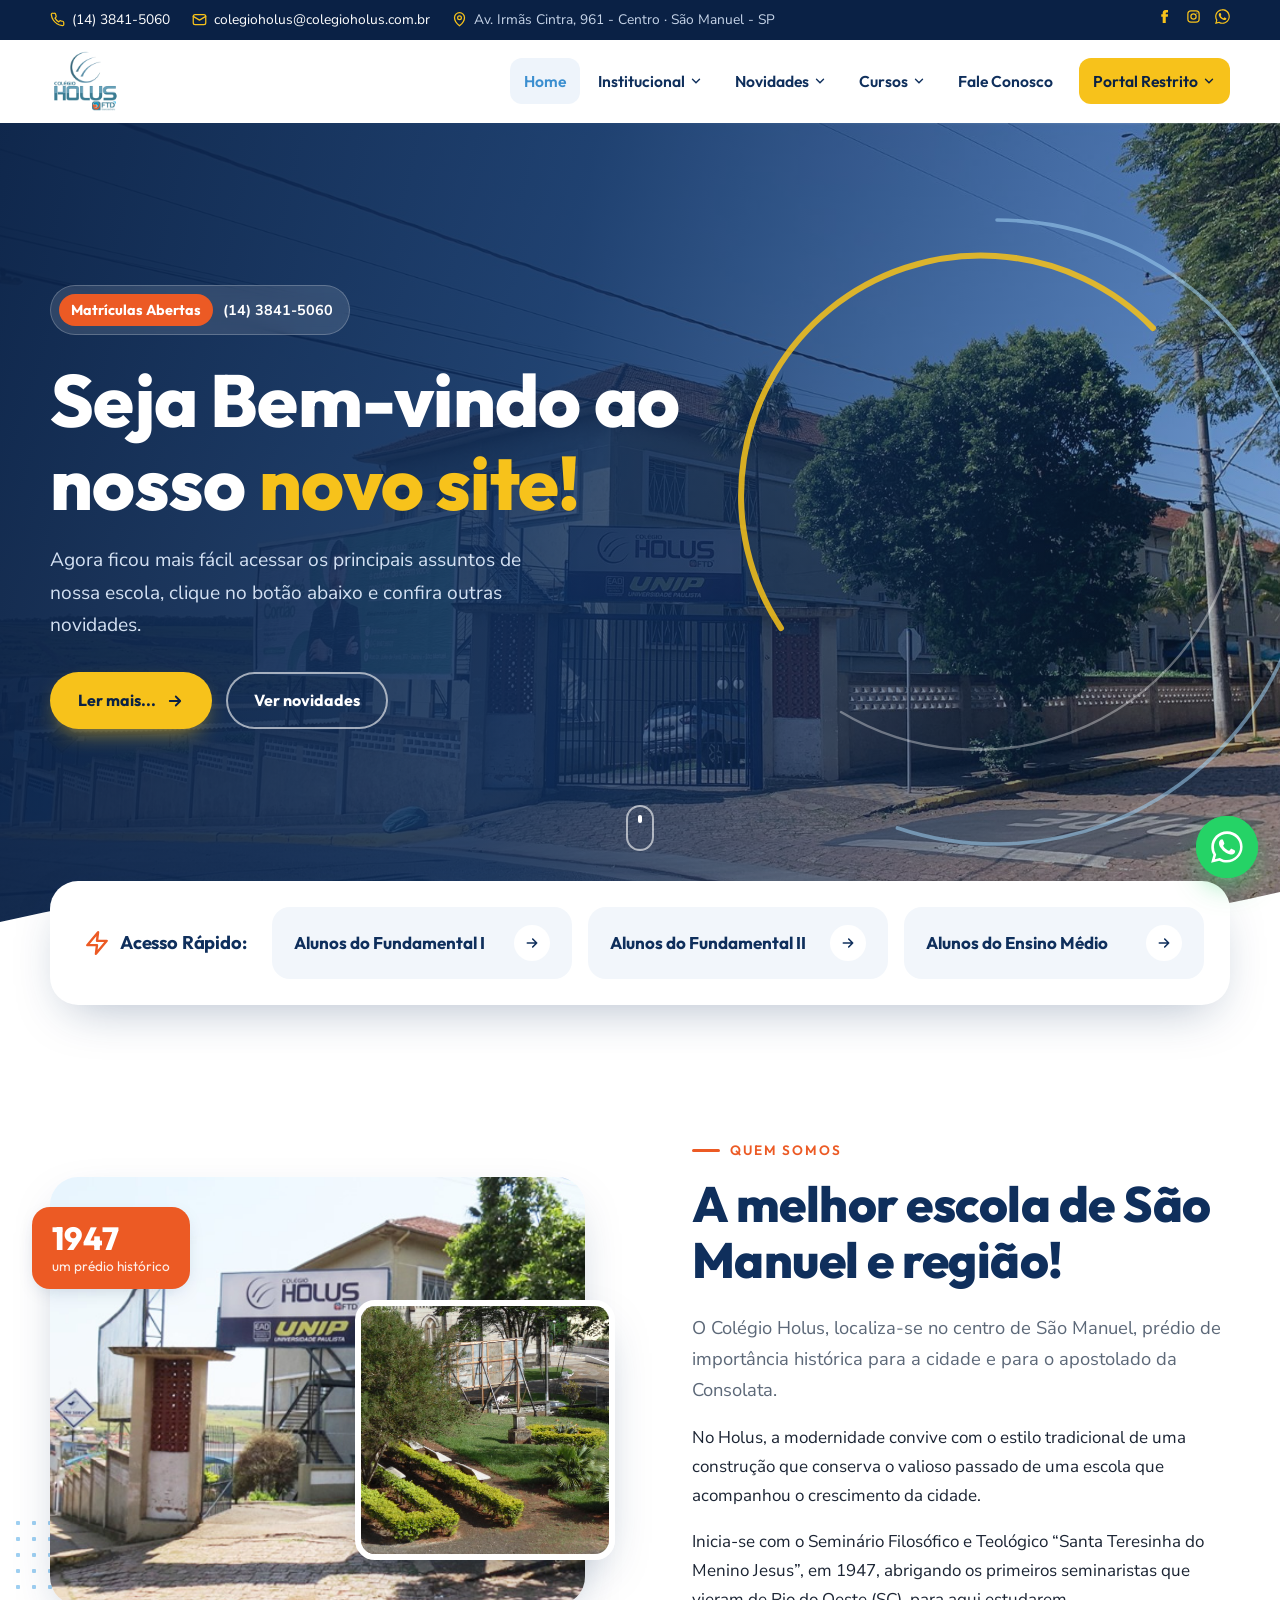
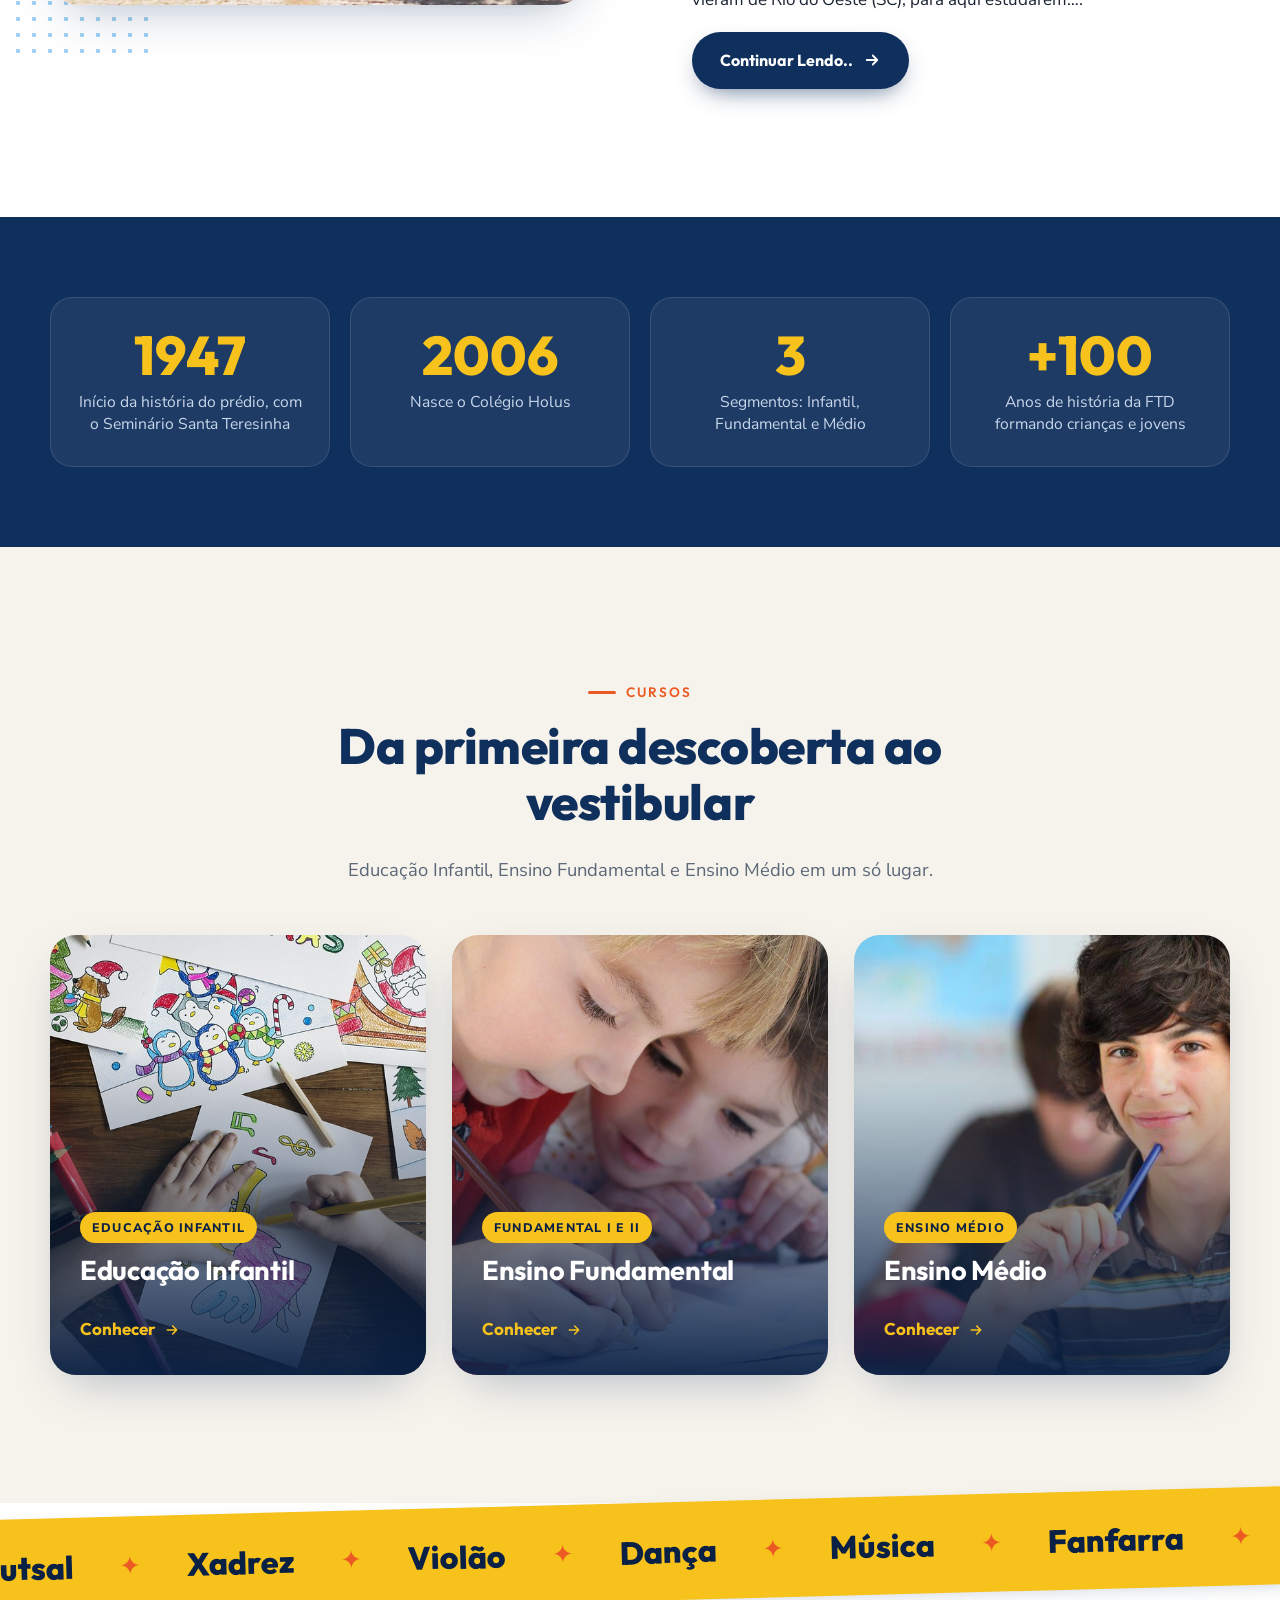
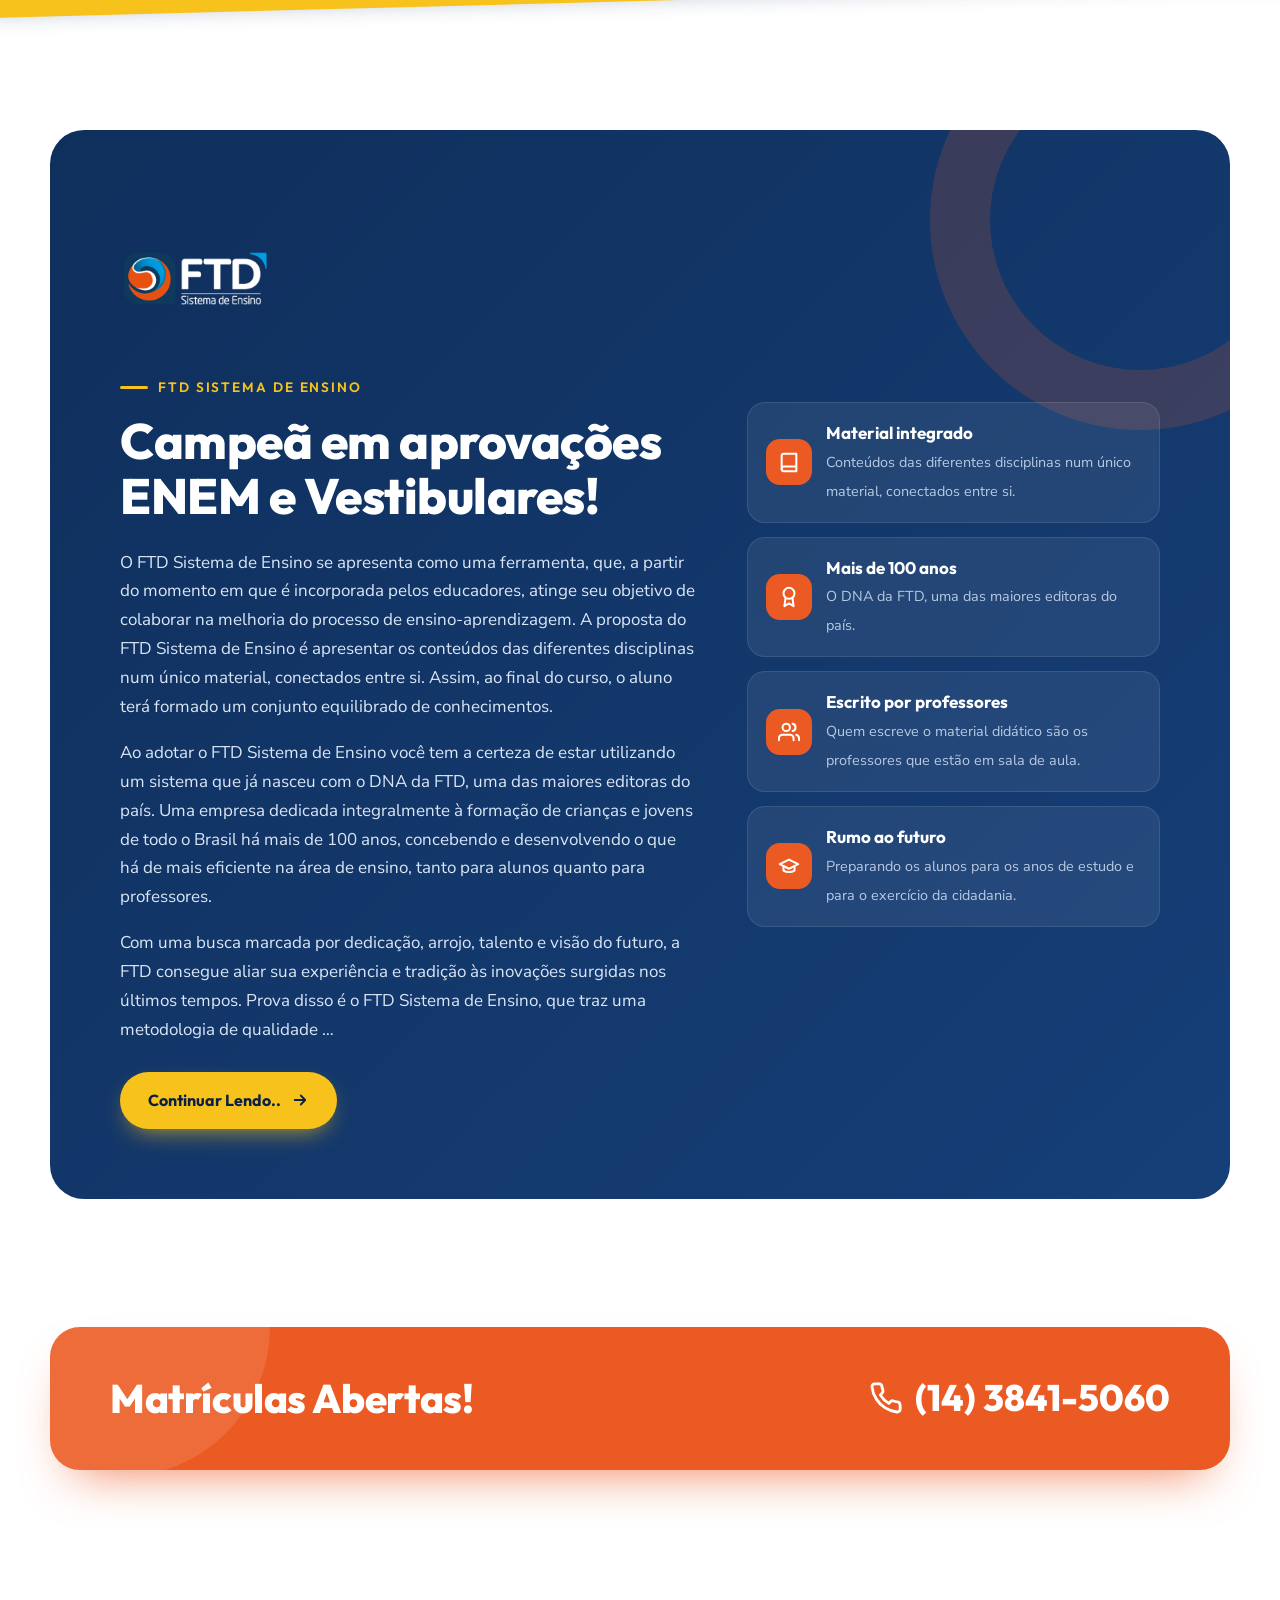
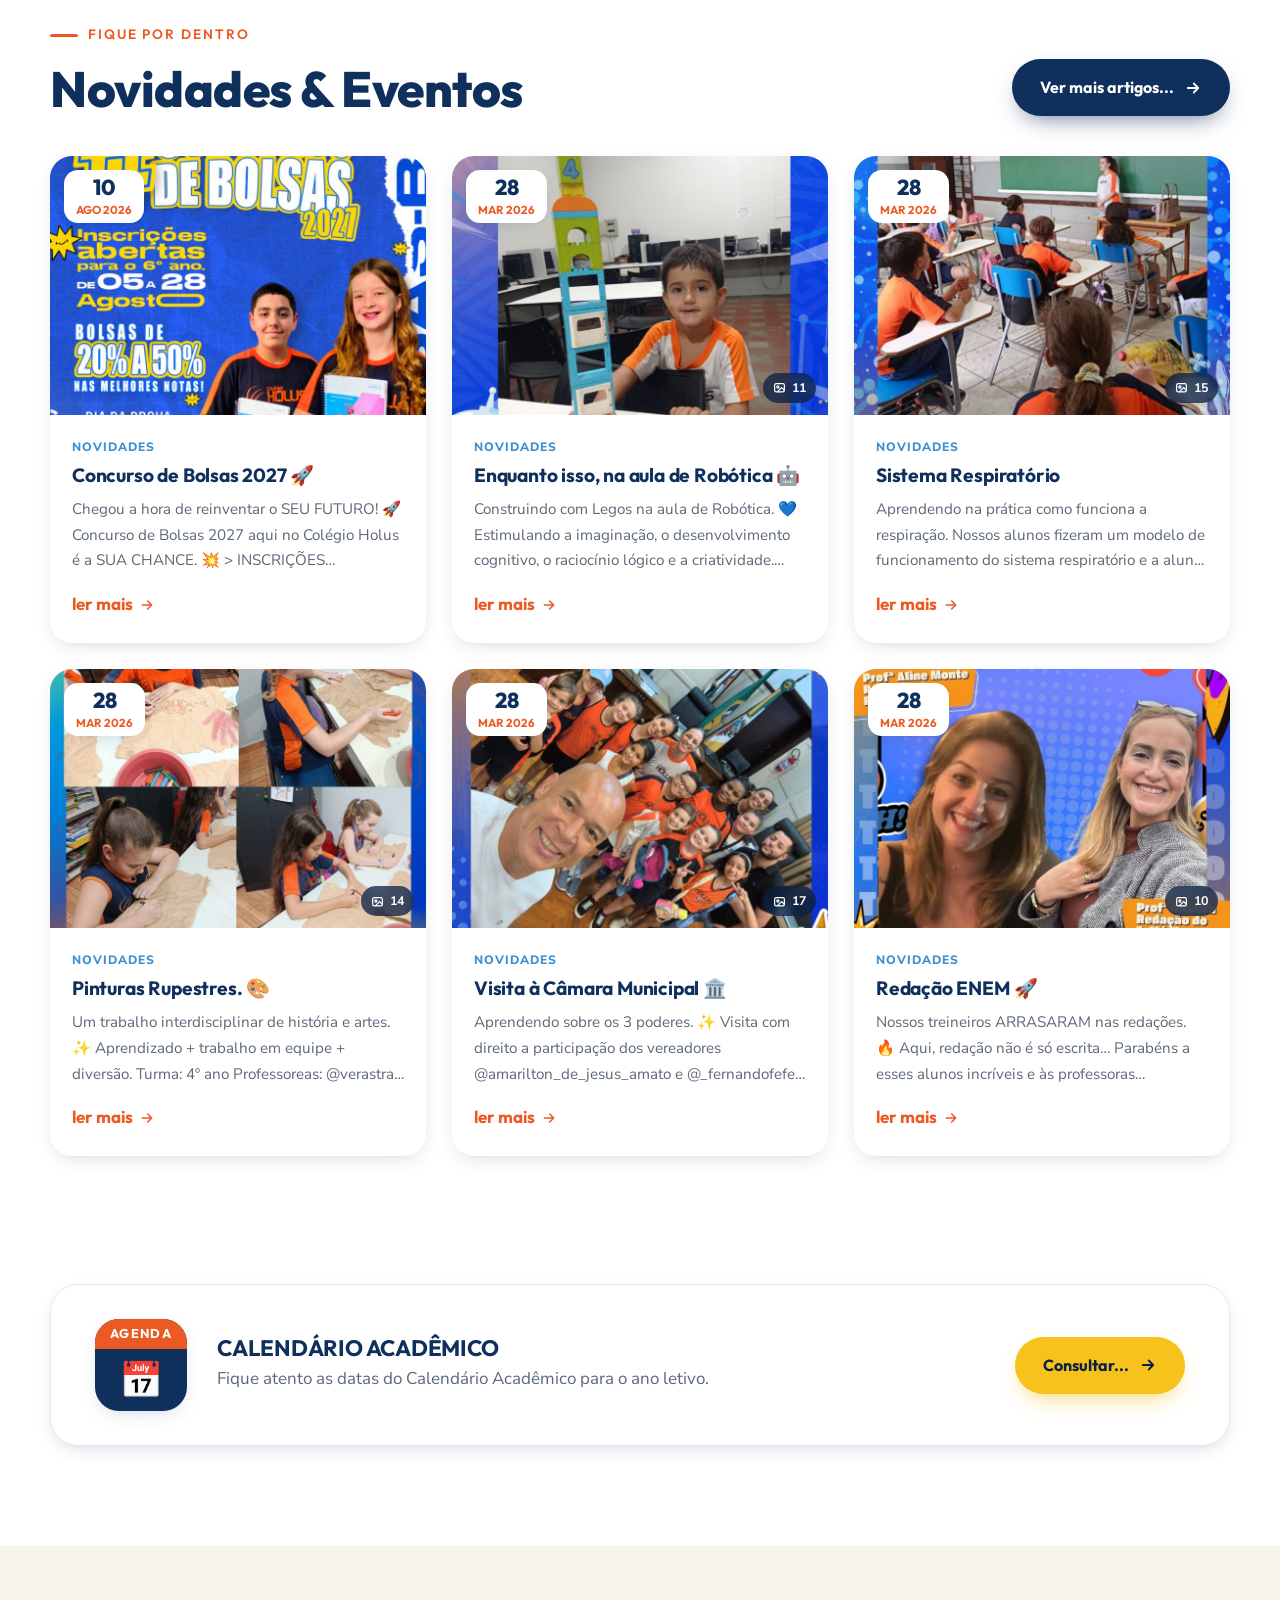
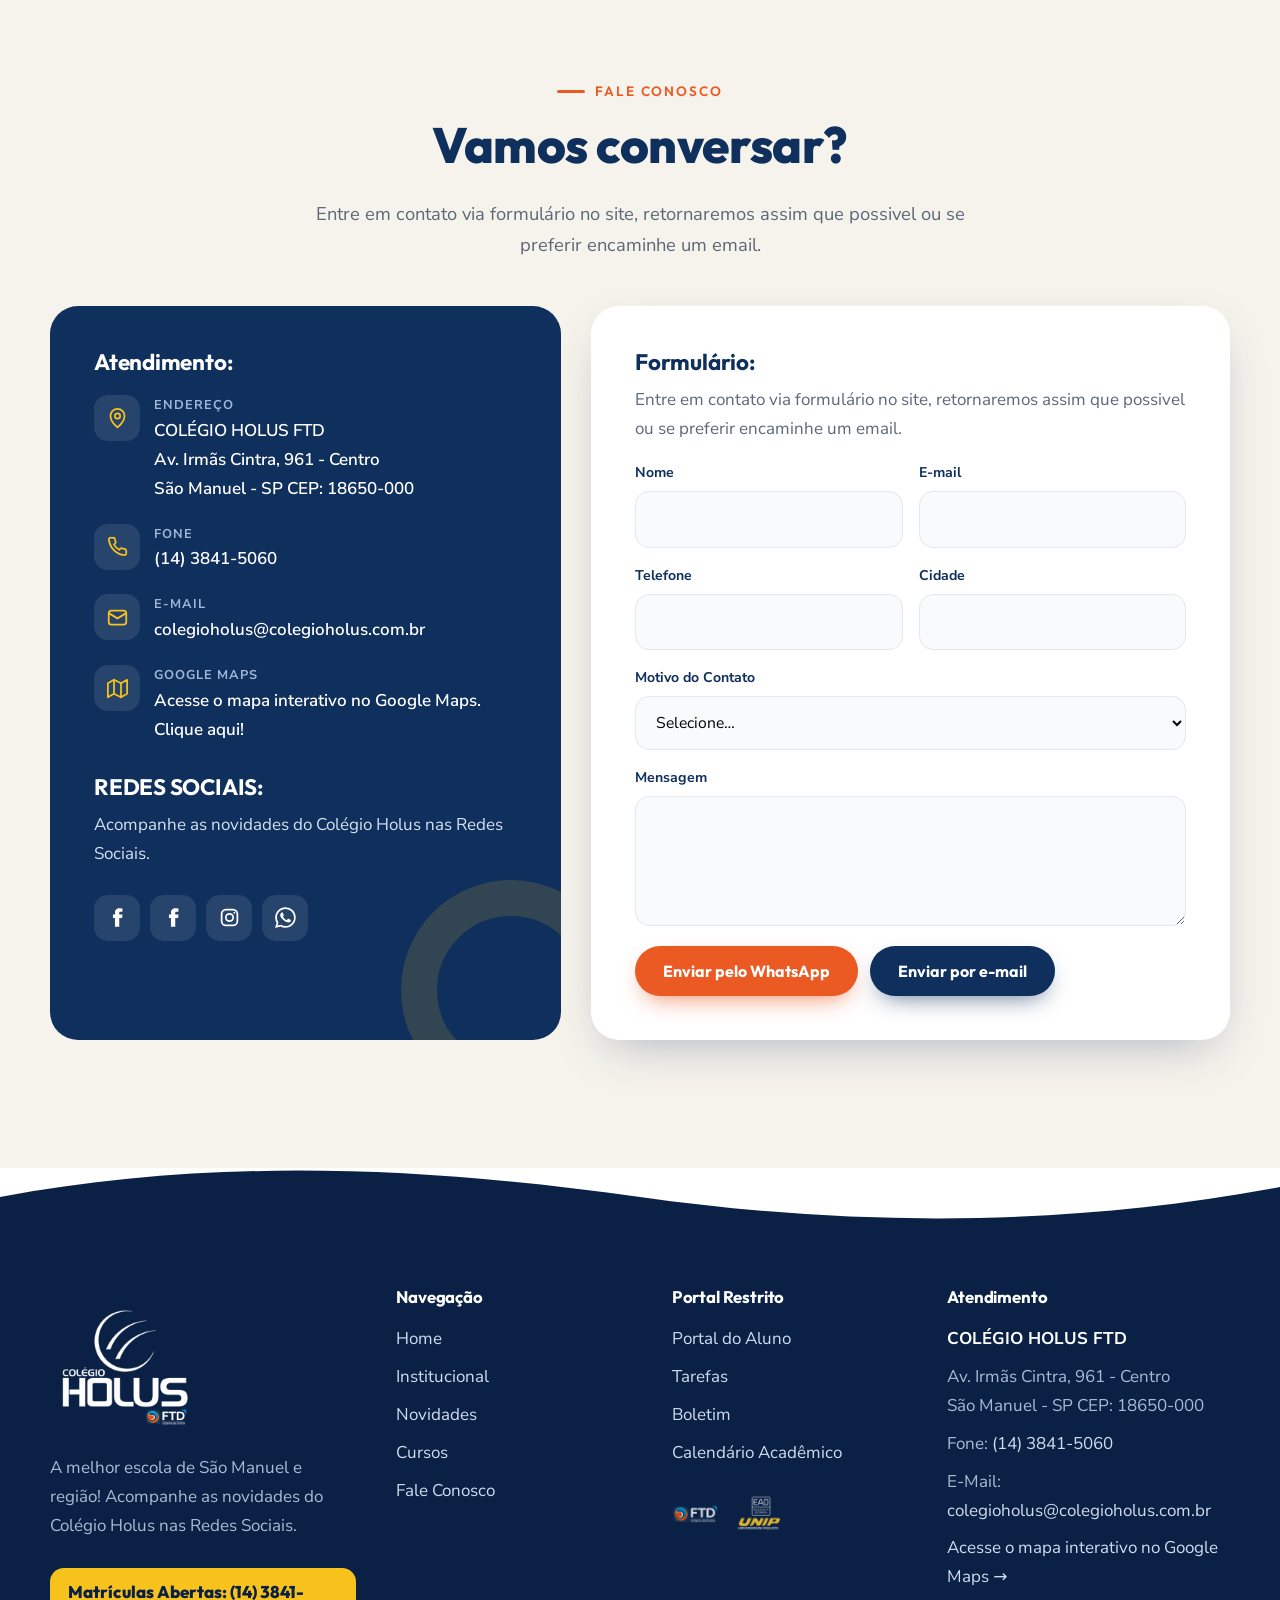
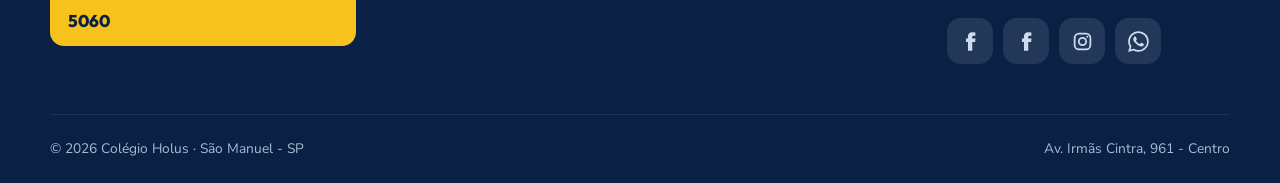
<file: index.html>
<!doctype html>
<html lang="pt-BR">
<head>
  <meta charset="utf-8">
  <meta name="viewport" content="width=device-width, initial-scale=1">
  <title>Colégio Holus | São Manuel - SP</title>
  <meta name="description" content="Colégio Holus FTD — a melhor escola de São Manuel e região. Educação Infantil, Ensino Fundamental, Ensino Médio e Polo EAD UNIP.">
  <link rel="icon" href="img/logo.png">
  <link rel="preconnect" href="https://fonts.googleapis.com">
  <link rel="preconnect" href="https://fonts.gstatic.com" crossorigin>
  <link href="https://fonts.googleapis.com/css2?family=Outfit:wght@500;600;700;800&family=Nunito+Sans:wght@400;600;700;800&display=swap" rel="stylesheet">
  <link rel="stylesheet" href="css/style.css">
</head>
<body data-page="home">

  <!-- ============ HERO ============ -->
  <section class="hero">
    <div class="hero-bg" aria-hidden="true"></div>
    <div class="orbits" aria-hidden="true">
      <svg viewBox="0 0 600 600">
        <path class="o1" d="M300 40a260 260 0 1 1-1 0"/>
        <path class="o2" d="M120 380A200 200 0 0 1 430 130"/>
        <path class="o3" d="M170 450A220 220 0 0 0 500 300"/>
      </svg>
    </div>
    <div class="container">
      <div class="hero-content">
        <div class="hero-badge fade-up" style="--d:.1s"><b>Matrículas Abertas</b> (14) 3841-5060</div>
        <h1 data-split>Seja Bem-vindo ao nosso <span class="hl">novo site!</span></h1>
        <p class="fade-up" style="--d:.8s">Agora ficou mais fácil acessar os principais assuntos de nossa escola, clique no botão abaixo e confira outras novidades.</p>
        <div class="btns fade-up" style="--d:1s">
          <a class="btn" href="#quemsomos">Ler mais... <svg viewBox="0 0 24 24" fill="none" stroke="currentColor" stroke-width="2.4" stroke-linecap="round" stroke-linejoin="round"><path d="M5 12h14M13 6l6 6-6 6"/></svg></a>
          <a class="btn ghost" href="novidades.html">Ver novidades</a>
        </div>
      </div>
    </div>
    <div class="scroll-hint" aria-hidden="true"></div>
    <div class="hero-wave" aria-hidden="true"><svg viewBox="0 0 1440 90" preserveAspectRatio="none"><path fill="#ffffff" d="M0 60c240-50 480-50 720-15s480 35 720-15v60H0z"/></svg></div>
  </section>

  <!-- ============ ACESSO RÁPIDO ============ -->
  <div class="quick">
    <div class="container">
      <div class="quick-card reveal">
        <h3><svg viewBox="0 0 24 24" fill="none" stroke="currentColor" stroke-width="2.2" stroke-linecap="round" stroke-linejoin="round"><path d="M13 2L3 14h9l-1 8 10-12h-9z"/></svg>Acesso Rápido:</h3>
        <a class="quick-link" href="http://portal.colegioholus.com.br/Comunicados" target="_blank" rel="noopener"><span>Alunos do Fundamental I</span><span class="arrow"><svg viewBox="0 0 24 24" fill="none" stroke="currentColor" stroke-width="2.4" stroke-linecap="round" stroke-linejoin="round"><path d="M5 12h14M13 6l6 6-6 6"/></svg></span></a>
        <a class="quick-link" href="http://portal.colegioholus.com.br/Comunicados" target="_blank" rel="noopener"><span>Alunos do Fundamental II</span><span class="arrow"><svg viewBox="0 0 24 24" fill="none" stroke="currentColor" stroke-width="2.4" stroke-linecap="round" stroke-linejoin="round"><path d="M5 12h14M13 6l6 6-6 6"/></svg></span></a>
        <a class="quick-link" href="http://portal.colegioholus.com.br/Comunicados" target="_blank" rel="noopener"><span>Alunos do Ensino Médio</span><span class="arrow"><svg viewBox="0 0 24 24" fill="none" stroke="currentColor" stroke-width="2.4" stroke-linecap="round" stroke-linejoin="round"><path d="M5 12h14M13 6l6 6-6 6"/></svg></span></a>
      </div>
    </div>
  </div>

  <!-- ============ QUEM SOMOS ============ -->
  <section class="section" id="quemsomos">
    <div class="container split">
      <div class="photo-stack reveal left">
        <div class="dots-deco"></div>
        <img class="main" src="img/fachada.jpg" alt="Entrada principal do Colégio Holus">
        <img class="float" src="img/estrutura/DSC05359.jpg" alt="Jardim do colégio" data-parallax="0.06">
        <div class="tag"><strong>1947</strong><span>um prédio histórico</span></div>
      </div>
      <div class="reveal right">
        <span class="eyebrow">Quem somos</span>
        <h2>A melhor escola de São Manuel e região!</h2>
        <p class="lead">O Colégio Holus, localiza-se no centro de São Manuel, prédio de importância histórica para a cidade e para o apostolado da Consolata.</p>
        <p>No Holus, a modernidade convive com o estilo tradicional de uma construção que conserva o valioso passado de uma escola que acompanhou o crescimento da cidade.</p>
        <p>Inicia-se com o Seminário Filosófico e Teológico “Santa Teresinha do Menino Jesus”, em 1947, abrigando os primeiros seminaristas que vieram de Rio do Oeste (SC), para aqui estudarem….</p>
        <a class="btn navy" href="institucional.html#holus">Continuar Lendo.. <svg viewBox="0 0 24 24" fill="none" stroke="currentColor" stroke-width="2.4" stroke-linecap="round" stroke-linejoin="round"><path d="M5 12h14M13 6l6 6-6 6"/></svg></a>
      </div>
    </div>
  </section>

  <!-- ============ NÚMEROS ============ -->
  <section class="section navy" style="padding-block: 80px">
    <div class="container">
      <div class="stats">
        <div class="stat reveal" style="--d:0s"><div class="num" data-count="1947" data-from="1900" data-nosep="1">1947</div><div class="lbl">Início da história do prédio, com o Seminário Santa Teresinha</div></div>
        <div class="stat reveal" style="--d:.1s"><div class="num" data-count="2006" data-from="1960" data-nosep="1">2006</div><div class="lbl">Nasce o Colégio Holus</div></div>
        <div class="stat reveal" style="--d:.2s"><div class="num" data-count="3">3</div><div class="lbl">Segmentos: Infantil, Fundamental e Médio</div></div>
        <div class="stat reveal" style="--d:.3s"><div class="num" data-count="100" data-prefix="+">+100</div><div class="lbl">Anos de história da FTD formando crianças e jovens</div></div>
      </div>
    </div>
  </section>

  <!-- ============ SEGMENTOS ============ -->
  <section class="section cream">
    <div class="container">
      <div class="center reveal" style="max-width:720px;margin:0 auto 50px">
        <span class="eyebrow">Cursos</span>
        <h2>Da primeira descoberta ao vestibular</h2>
        <p class="lead">Educação Infantil, Ensino Fundamental e Ensino Médio em um só lugar.</p>
      </div>
      <div class="cards-3">
        <a class="seg-card reveal" style="--d:0s" href="cursos.html#infantil">
          <img src="img/infantil.jpg" alt="Crianças da Educação Infantil">
          <div class="inner"><span class="pill">Educação Infantil</span><h3>Educação Infantil</h3>
            <p>Todo o nosso trabalho é pautado no respeito à criança como indivíduo livre, pensante e capaz.</p>
            <span class="more">Conhecer <svg viewBox="0 0 24 24" fill="none" stroke="currentColor" stroke-width="2.4" stroke-linecap="round" stroke-linejoin="round"><path d="M5 12h14M13 6l6 6-6 6"/></svg></span></div>
        </a>
        <a class="seg-card reveal" style="--d:.12s" href="cursos.html#fundamental">
          <img src="img/fundamental.jpg" alt="Alunos do Ensino Fundamental">
          <div class="inner"><span class="pill">Fundamental I e II</span><h3>Ensino Fundamental</h3>
            <p>A metodologia é a aprendizagem pela atividade – aprender fazendo.</p>
            <span class="more">Conhecer <svg viewBox="0 0 24 24" fill="none" stroke="currentColor" stroke-width="2.4" stroke-linecap="round" stroke-linejoin="round"><path d="M5 12h14M13 6l6 6-6 6"/></svg></span></div>
        </a>
        <a class="seg-card reveal" style="--d:.24s" href="cursos.html#medio">
          <img src="img/medio.jpg" alt="Estudante do Ensino Médio">
          <div class="inner"><span class="pill">Ensino Médio</span><h3>Ensino Médio</h3>
            <p>O momento de consolidação e aprofundamento dos conhecimentos adquiridos no Ensino Fundamental.</p>
            <span class="more">Conhecer <svg viewBox="0 0 24 24" fill="none" stroke="currentColor" stroke-width="2.4" stroke-linecap="round" stroke-linejoin="round"><path d="M5 12h14M13 6l6 6-6 6"/></svg></span></div>
        </a>
      </div>
    </div>
  </section>

  <!-- ============ FAIXA ATIVIDADES ============ -->
  <div class="marquee" aria-label="Atividades extras sem custo adicional">
    <div class="marquee-track">
      <span>Futsal</span><span>Xadrez</span><span>Violão</span><span>Dança</span><span>Música</span><span>Fanfarra</span><span>Robótica</span><span>Sem custo adicional</span>
      <span>Futsal</span><span>Xadrez</span><span>Violão</span><span>Dança</span><span>Música</span><span>Fanfarra</span><span>Robótica</span><span>Sem custo adicional</span>
    </div>
  </div>

  <!-- ============ FTD ============ -->
  <section class="section">
    <div class="container">
      <div class="ftd-box reveal zoom">
        <div class="ftd-grid">
          <div>
            <img class="logo-ftd" src="img/slide2.png" alt="FTD Sistema de Ensino">
            <span class="eyebrow" style="color:var(--yellow)">FTD Sistema de Ensino</span>
            <h2>Campeã em aprovações ENEM e Vestibulares!</h2>
            <p>O FTD Sistema de Ensino se apresenta como uma ferramenta, que, a partir do momento em que é incorporada pelos educadores, atinge seu objetivo de colaborar na melhoria do processo de ensino-aprendizagem. A proposta do FTD Sistema de Ensino é apresentar os conteúdos das diferentes disciplinas num único material, conectados entre si. Assim, ao final do curso, o aluno terá formado um conjunto equilibrado de conhecimentos.</p>
            <p>Ao adotar o FTD Sistema de Ensino você tem a certeza de estar utilizando um sistema que já nasceu com o DNA da FTD, uma das maiores editoras do país. Uma empresa dedicada integralmente à formação de crianças e jovens de todo o Brasil há mais de 100 anos, concebendo e desenvolvendo o que há de mais eficiente na área de ensino, tanto para alunos quanto para professores.</p>
            <p>Com uma busca marcada por dedicação, arrojo, talento e visão do futuro, a FTD consegue aliar sua experiência e tradição às inovações surgidas nos últimos tempos. Prova disso é o FTD Sistema de Ensino, que traz uma metodologia de qualidade …</p>
            <a class="btn" href="institucional.html#ftd" style="margin-top:10px">Continuar Lendo.. <svg viewBox="0 0 24 24" fill="none" stroke="currentColor" stroke-width="2.4" stroke-linecap="round" stroke-linejoin="round"><path d="M5 12h14M13 6l6 6-6 6"/></svg></a>
          </div>
          <div class="ftd-feats">
            <div class="ftd-feat reveal right" style="--d:.1s"><div class="ic"><svg viewBox="0 0 24 24" fill="none" stroke="currentColor" stroke-width="2.2" stroke-linecap="round" stroke-linejoin="round"><path d="M4 19.5A2.5 2.5 0 0 1 6.5 17H20V3H6.5A2.5 2.5 0 0 0 4 5.5z"/><path d="M4 19.5A2.5 2.5 0 0 0 6.5 22H20v-5"/></svg></div><div><b>Material integrado</b><small>Conteúdos das diferentes disciplinas num único material, conectados entre si.</small></div></div>
            <div class="ftd-feat reveal right" style="--d:.2s"><div class="ic"><svg viewBox="0 0 24 24" fill="none" stroke="currentColor" stroke-width="2.2" stroke-linecap="round" stroke-linejoin="round"><circle cx="12" cy="8" r="6"/><path d="M8.2 13.2L7 22l5-3 5 3-1.2-8.8"/></svg></div><div><b>Mais de 100 anos</b><small>O DNA da FTD, uma das maiores editoras do país.</small></div></div>
            <div class="ftd-feat reveal right" style="--d:.3s"><div class="ic"><svg viewBox="0 0 24 24" fill="none" stroke="currentColor" stroke-width="2.2" stroke-linecap="round" stroke-linejoin="round"><path d="M17 21v-2a4 4 0 0 0-4-4H5a4 4 0 0 0-4 4v2"/><circle cx="9" cy="7" r="4"/><path d="M23 21v-2a4 4 0 0 0-3-3.9M16 3.1a4 4 0 0 1 0 7.8"/></svg></div><div><b>Escrito por professores</b><small>Quem escreve o material didático são os professores que estão em sala de aula.</small></div></div>
            <div class="ftd-feat reveal right" style="--d:.4s"><div class="ic"><svg viewBox="0 0 24 24" fill="none" stroke="currentColor" stroke-width="2.2" stroke-linecap="round" stroke-linejoin="round"><path d="M22 10L12 5 2 10l10 5 10-5z"/><path d="M6 12v5c3 2 9 2 12 0v-5"/></svg></div><div><b>Rumo ao futuro</b><small>Preparando os alunos para os anos de estudo e para o exercício da cidadania.</small></div></div>
          </div>
        </div>
      </div>
    </div>
  </section>

  <!-- ============ MATRÍCULAS ============ -->
  <section style="padding-bottom: 20px">
    <div class="container">
      <div class="cta-band reveal">
        <h2>Matrículas Abertas!</h2>
        <a class="phone" href="tel:+551438415060"><svg viewBox="0 0 24 24" fill="none" stroke="currentColor" stroke-width="2" stroke-linecap="round" stroke-linejoin="round"><path d="M22 16.9v3a2 2 0 0 1-2.2 2 19.8 19.8 0 0 1-8.6-3.1 19.5 19.5 0 0 1-6-6A19.8 19.8 0 0 1 2.1 4.2 2 2 0 0 1 4.1 2h3a2 2 0 0 1 2 1.7c.1.9.4 1.8.7 2.7a2 2 0 0 1-.5 2.1L8 9.8a16 16 0 0 0 6 6l1.3-1.3a2 2 0 0 1 2.1-.4c.9.3 1.8.6 2.7.7a2 2 0 0 1 1.7 2z"/></svg>(14) 3841-5060</a>
      </div>
    </div>
  </section>

  <!-- ============ NOVIDADES ============ -->
  <section class="section">
    <div class="container">
      <div class="news-head reveal">
        <div>
          <span class="eyebrow">Fique por dentro</span>
          <h2 style="margin:0">Novidades &amp; Eventos</h2>
        </div>
        <a class="btn navy" href="novidades.html">Ver mais artigos... <svg viewBox="0 0 24 24" fill="none" stroke="currentColor" stroke-width="2.4" stroke-linecap="round" stroke-linejoin="round"><path d="M5 12h14M13 6l6 6-6 6"/></svg></a>
      </div>
      <div class="news-grid" id="latest-news"></div>
    </div>
  </section>

  <!-- ============ CALENDÁRIO ============ -->
  <section style="padding-bottom: 100px">
    <div class="container">
      <div class="cal-card reveal">
        <div class="cal-ico"><div class="top">AGENDA</div><div class="day">📅</div></div>
        <div>
          <h3>CALENDÁRIO ACADÊMICO</h3>
          <p>Fique atento as datas do Calendário Acadêmico para o ano letivo.</p>
        </div>
        <a class="btn" href="http://portal.colegioholus.com.br/Comunicados" target="_blank" rel="noopener">Consultar... <svg viewBox="0 0 24 24" fill="none" stroke="currentColor" stroke-width="2.4" stroke-linecap="round" stroke-linejoin="round"><path d="M5 12h14M13 6l6 6-6 6"/></svg></a>
      </div>
    </div>
  </section>

  <!-- ============ CONTATO ============ -->
  <section class="section cream" id="contato">
    <div class="container">
      <div class="center reveal" style="max-width:700px;margin:0 auto 46px">
        <span class="eyebrow">Fale Conosco</span>
        <h2>Vamos conversar?</h2>
        <p class="lead">Entre em contato via formulário no site, retornaremos assim que possivel ou se preferir encaminhe um email.</p>
      </div>
      <div class="contact-grid" id="contact-slot"></div>
    </div>
  </section>

  <script src="data/posts.js"></script>
  <script src="js/contact.js"></script>
  <script src="js/site.js"></script>
</body>
</html>
</file>
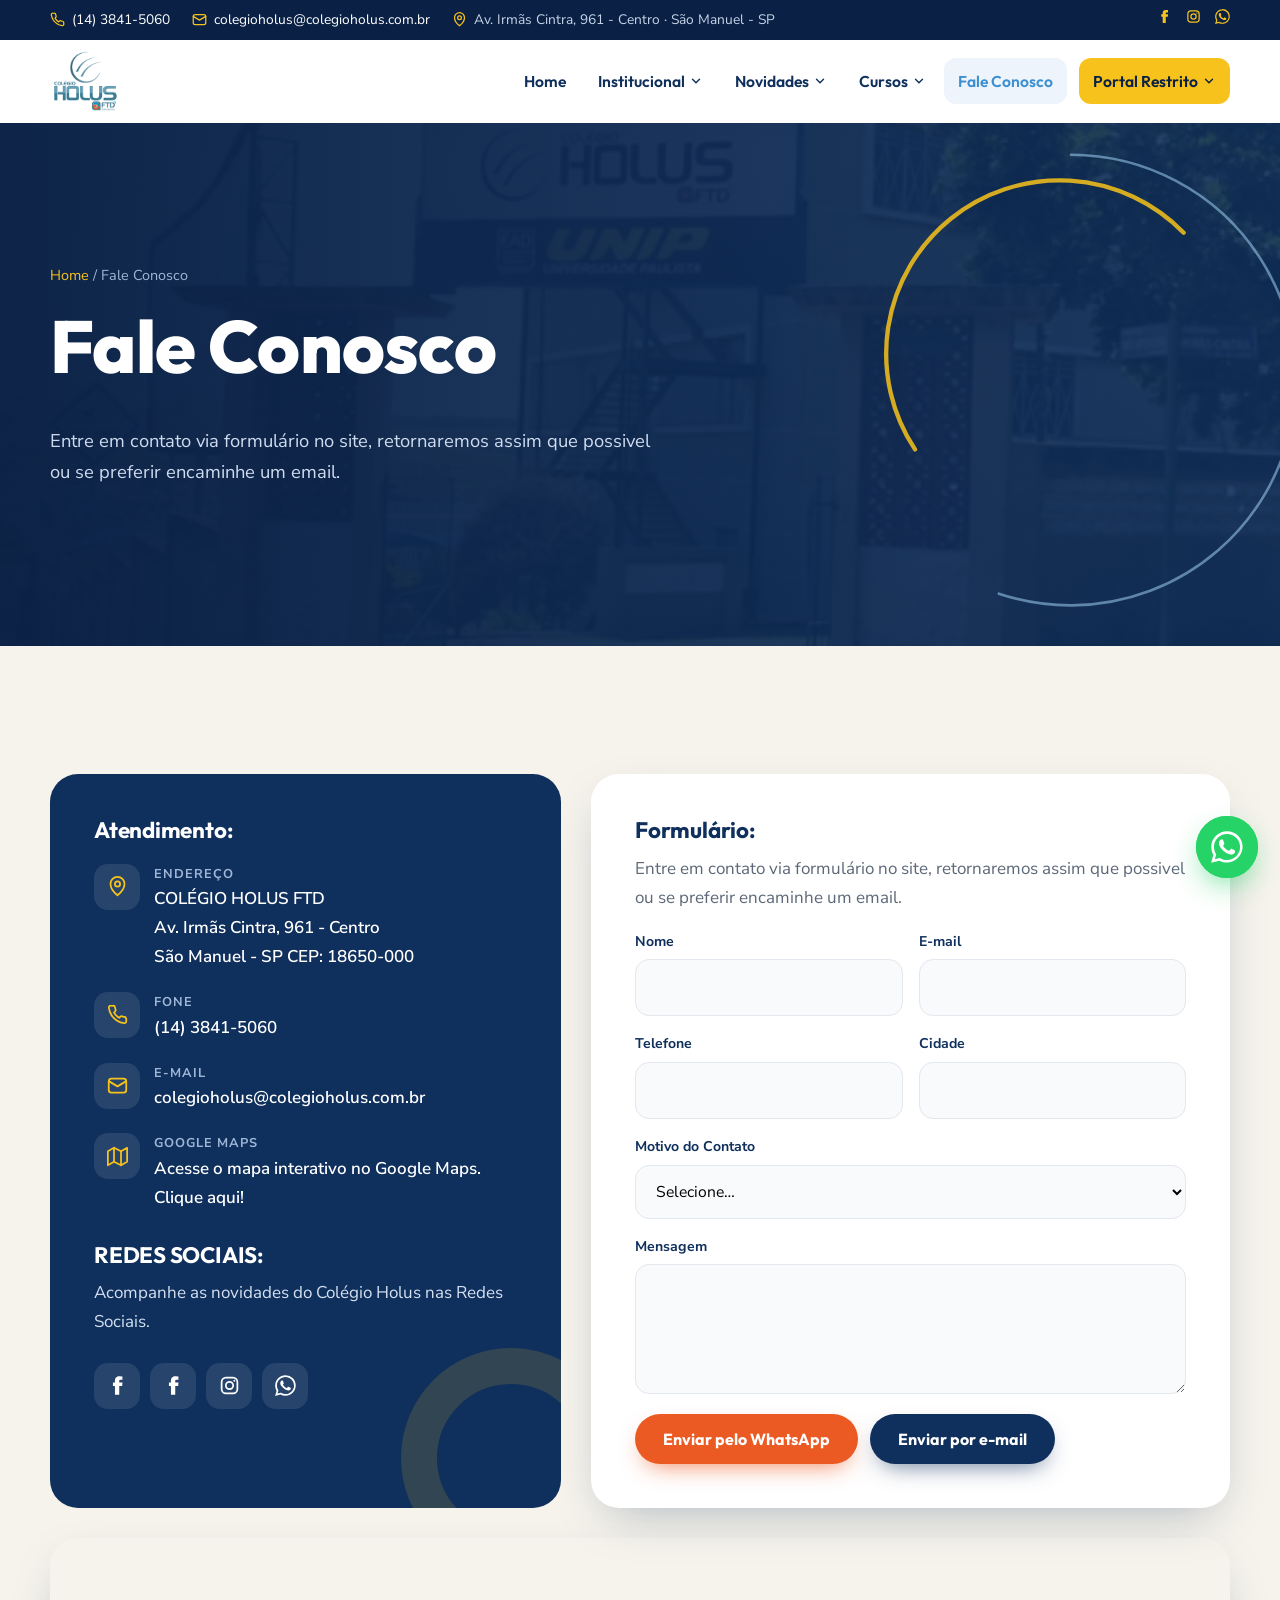
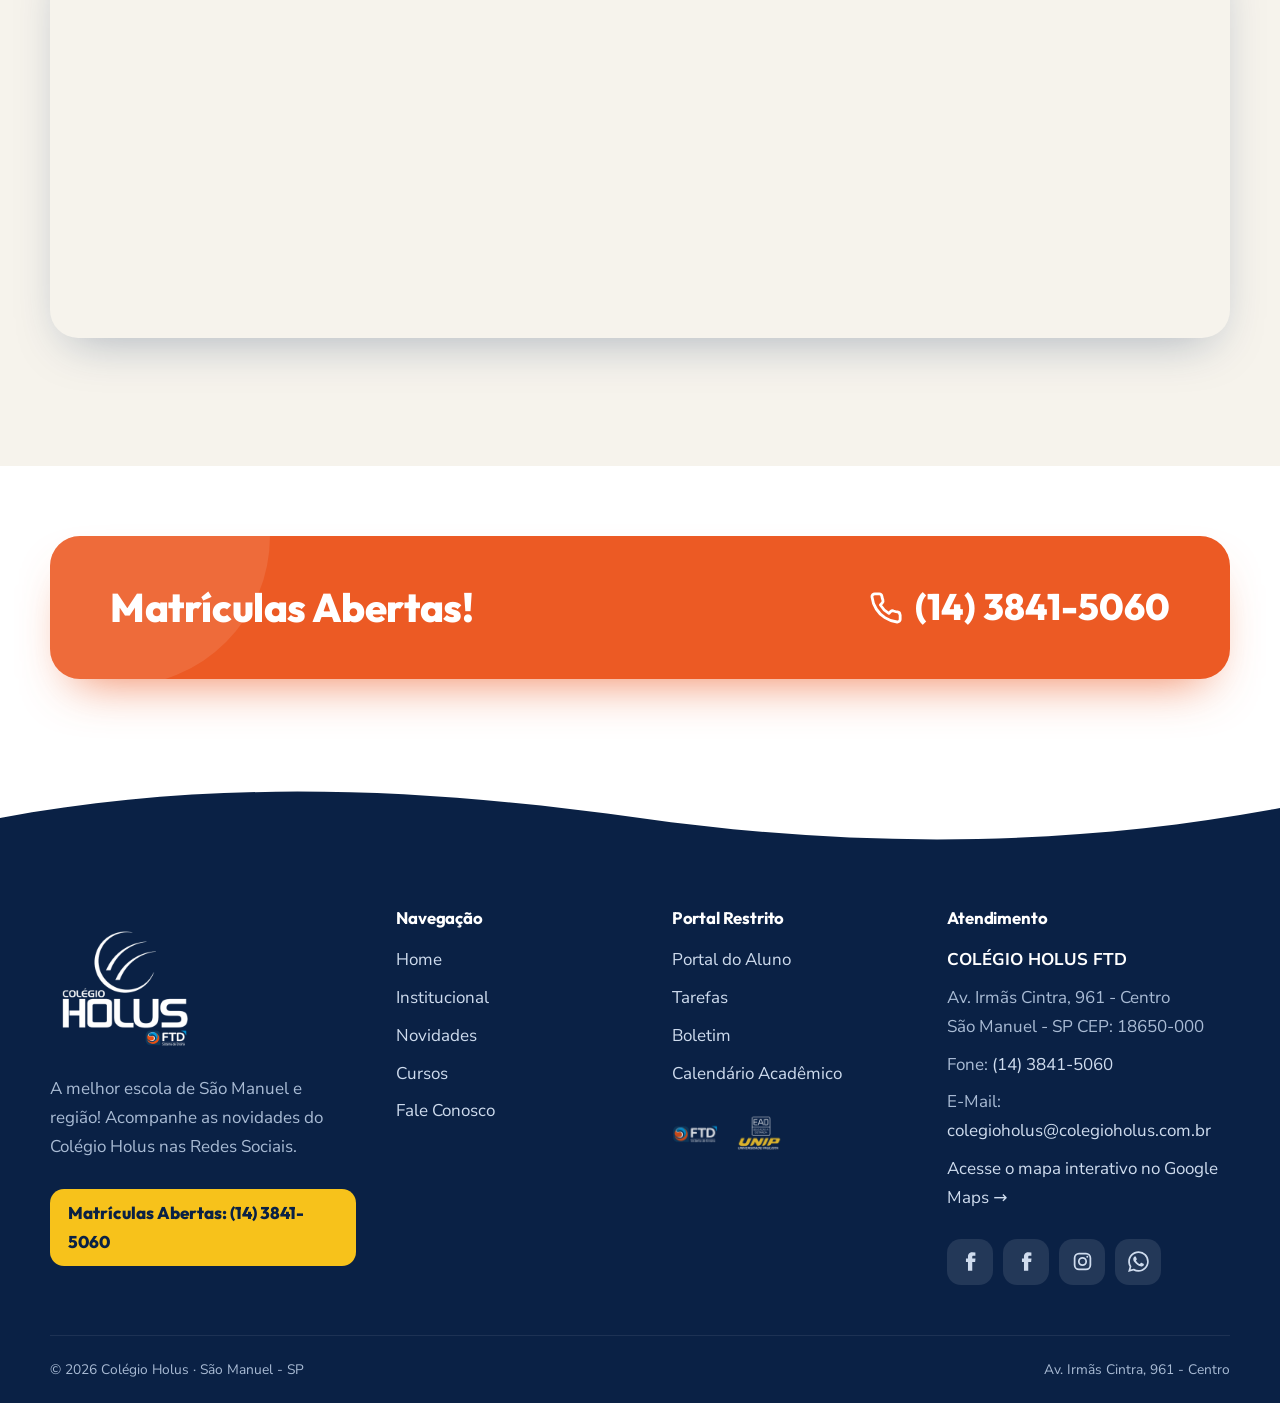
<file: contato.html>
<!doctype html>
<html lang="pt-BR">
<head>
  <meta charset="utf-8">
  <meta name="viewport" content="width=device-width, initial-scale=1">
  <title>Fale Conosco | Colégio Holus</title>
  <meta name="description" content="Fale com o Colégio Holus: Av. Irmãs Cintra, 961 - Centro, São Manuel - SP. Fone (14) 3841-5060.">
  <link rel="icon" href="img/logo.png">
  <link rel="preconnect" href="https://fonts.googleapis.com">
  <link rel="preconnect" href="https://fonts.gstatic.com" crossorigin>
  <link href="https://fonts.googleapis.com/css2?family=Outfit:wght@500;600;700;800&family=Nunito+Sans:wght@400;600;700;800&display=swap" rel="stylesheet">
  <link rel="stylesheet" href="css/style.css">
</head>
<body data-page="contato">

  <section class="page-hero">
    <div class="bg" style="background-image:url(img/fachada.jpg)"></div>
    <div class="orbits" aria-hidden="true"><svg viewBox="0 0 600 600"><path class="o1" d="M300 40a260 260 0 1 1-1 0"/><path class="o2" d="M120 380A200 200 0 0 1 430 130"/></svg></div>
    <div class="container">
      <div class="crumbs fade-up" style="--d:.1s"><a href="index.html">Home</a> / Fale Conosco</div>
      <h1 data-split>Fale Conosco</h1>
      <p class="fade-up">Entre em contato via formulário no site, retornaremos assim que possivel ou se preferir encaminhe um email.</p>
    </div>
  </section>

  <section class="section cream">
    <div class="container">
      <div class="contact-grid" id="contact-slot"></div>
      <div class="map-wrap reveal">
        <iframe title="Mapa do Colégio Holus" loading="lazy" referrerpolicy="no-referrer-when-downgrade"
          src="https://www.google.com/maps?q=Av.+Irm%C3%A3s+Cintra,+961+-+Centro,+S%C3%A3o+Manuel+-+SP,+18650-000&output=embed"></iframe>
      </div>
    </div>
  </section>

  <section style="padding:70px 0 110px">
    <div class="container">
      <div class="cta-band reveal">
        <h2>Matrículas Abertas!</h2>
        <a class="phone" href="tel:+551438415060"><svg viewBox="0 0 24 24" fill="none" stroke="currentColor" stroke-width="2" stroke-linecap="round" stroke-linejoin="round"><path d="M22 16.9v3a2 2 0 0 1-2.2 2 19.8 19.8 0 0 1-8.6-3.1 19.5 19.5 0 0 1-6-6A19.8 19.8 0 0 1 2.1 4.2 2 2 0 0 1 4.1 2h3a2 2 0 0 1 2 1.7c.1.9.4 1.8.7 2.7a2 2 0 0 1-.5 2.1L8 9.8a16 16 0 0 0 6 6l1.3-1.3a2 2 0 0 1 2.1-.4c.9.3 1.8.6 2.7.7a2 2 0 0 1 1.7 2z"/></svg>(14) 3841-5060</a>
      </div>
    </div>
  </section>

  <script src="data/posts.js"></script>
  <script src="js/contact.js"></script>
  <script src="js/site.js"></script>
</body>
</html>
</file>
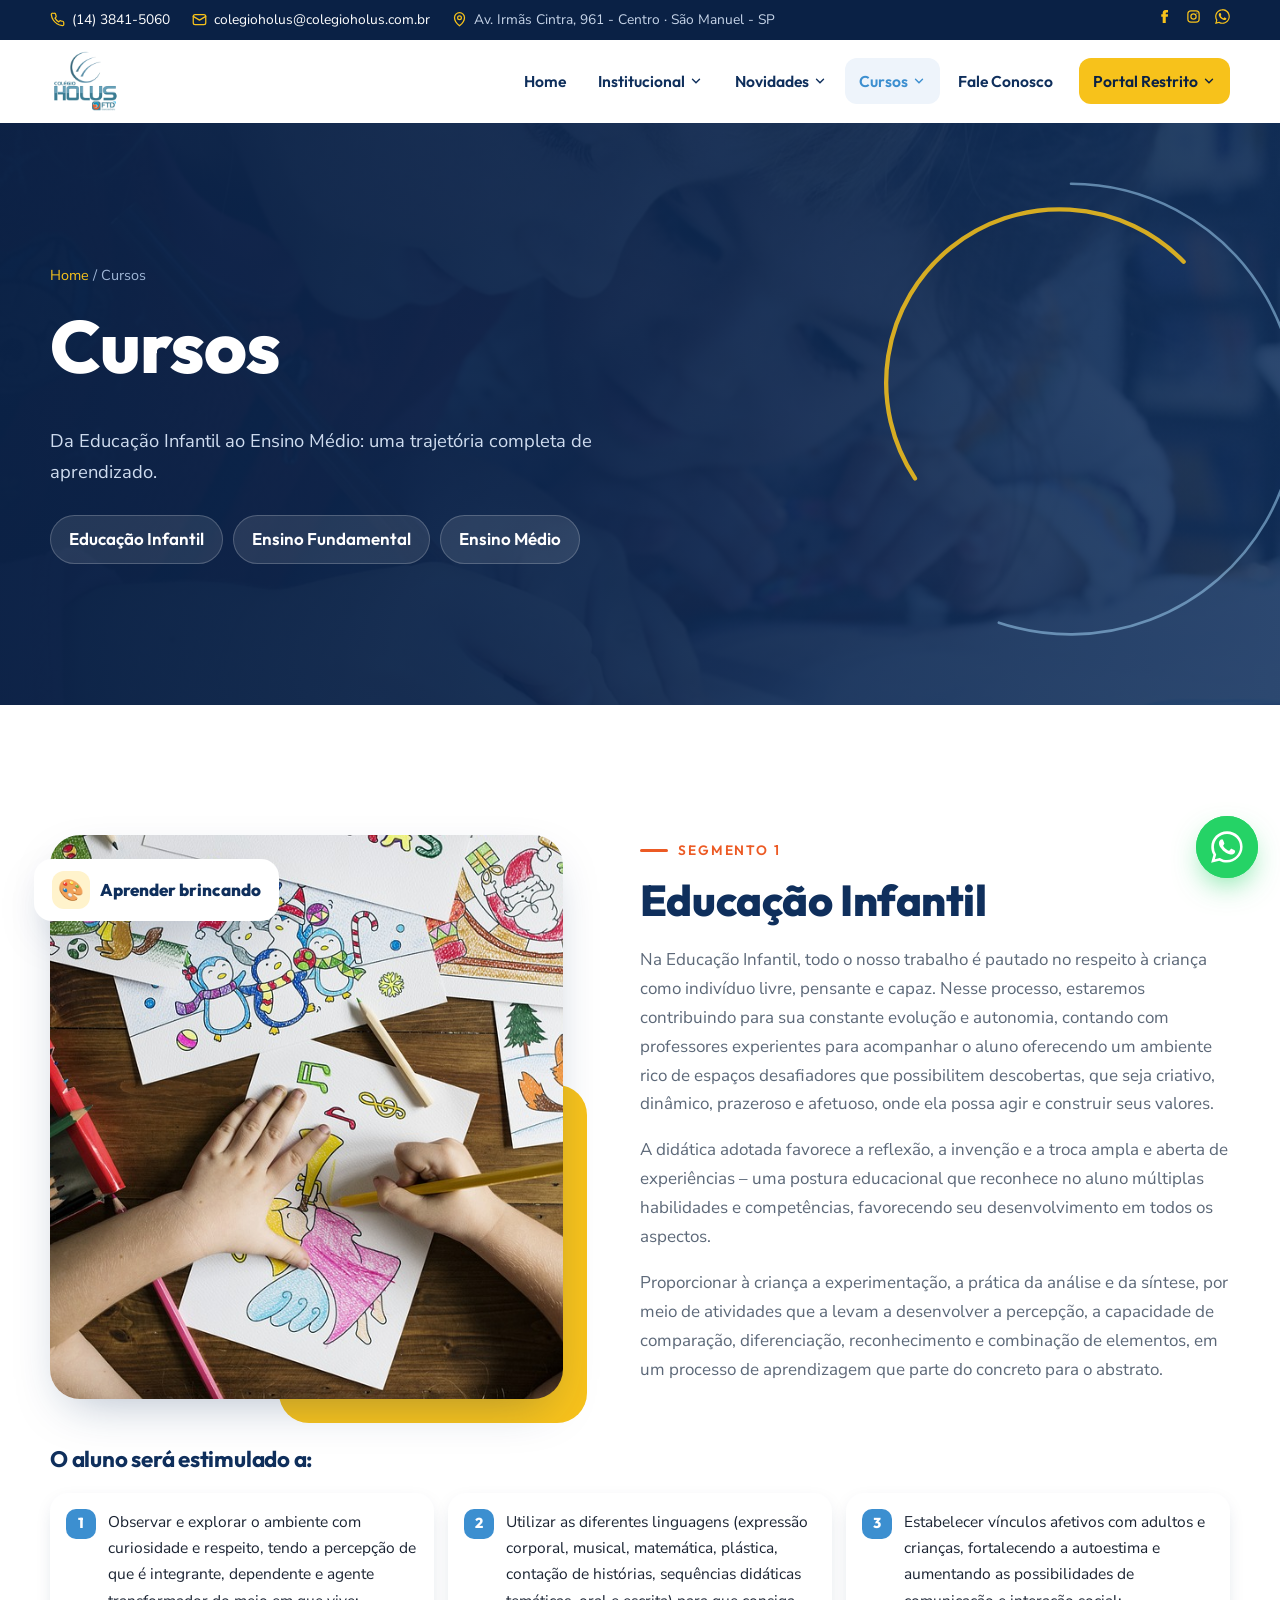
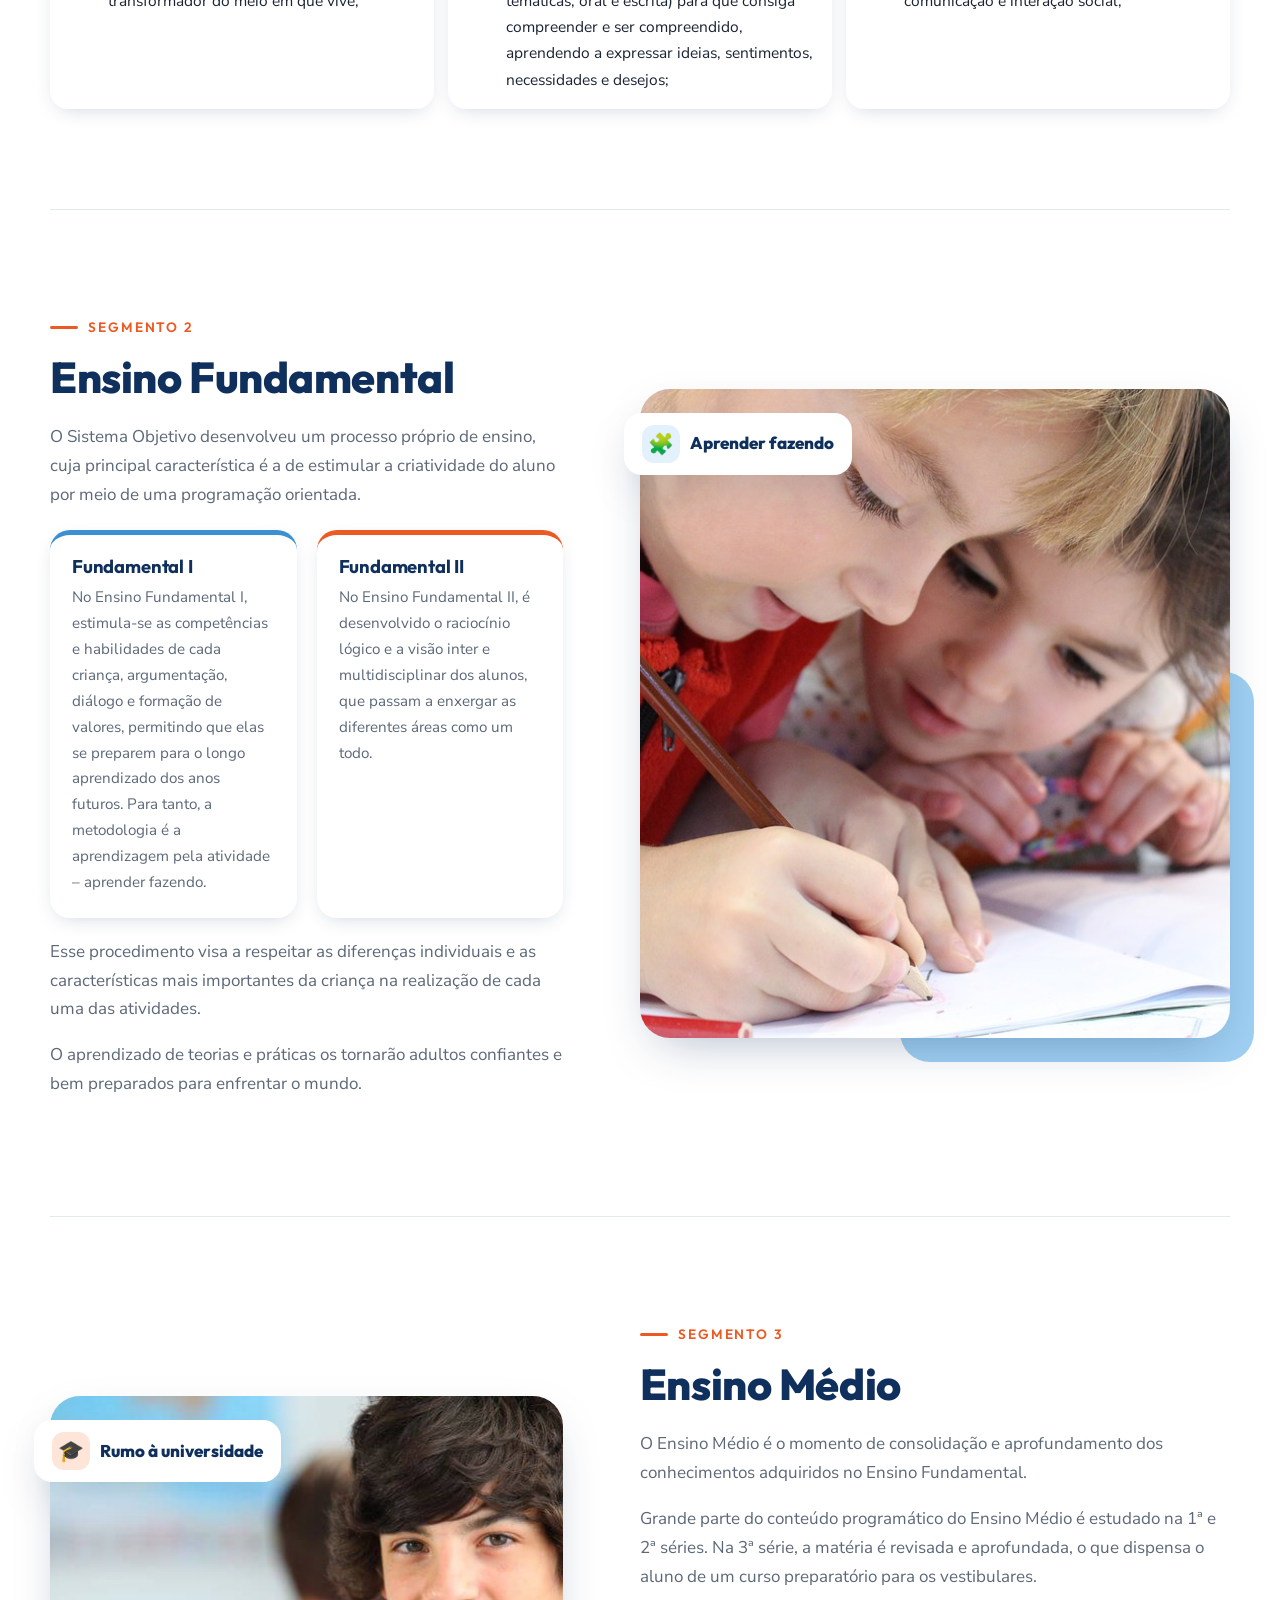
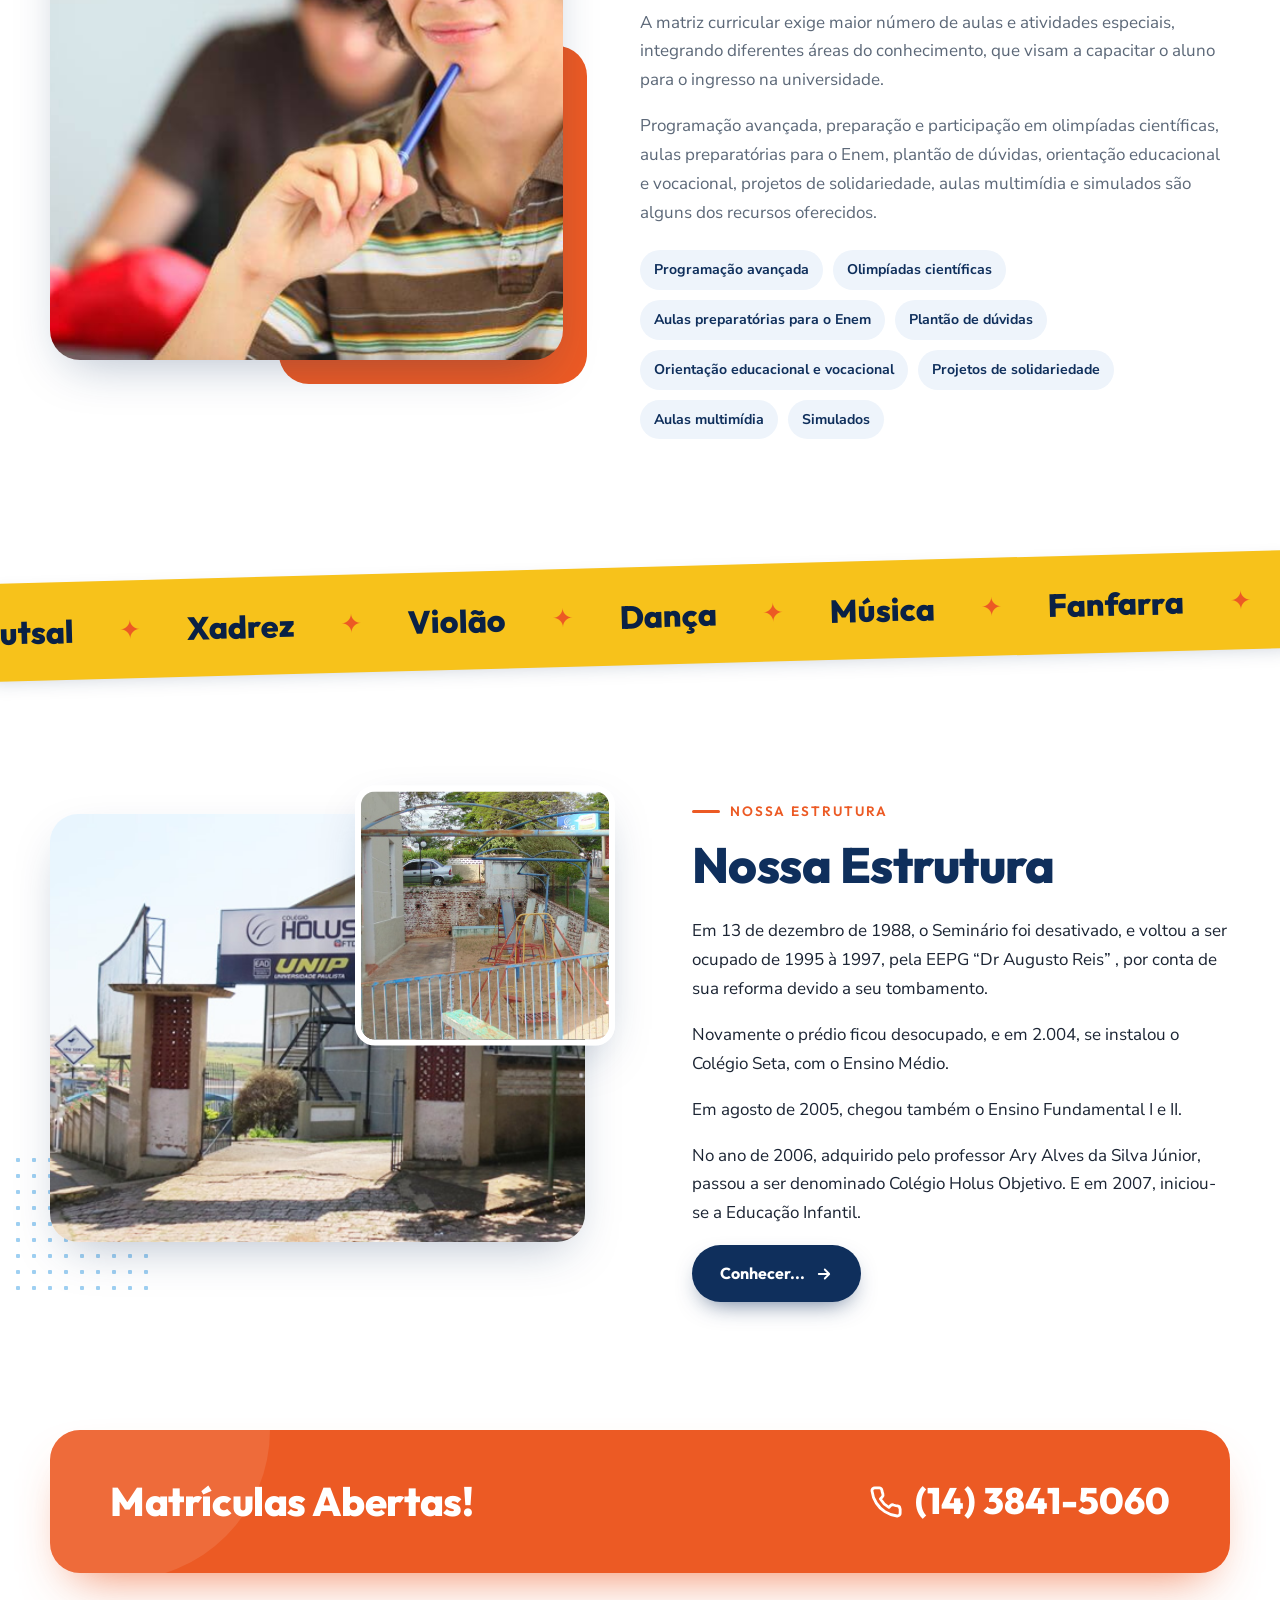
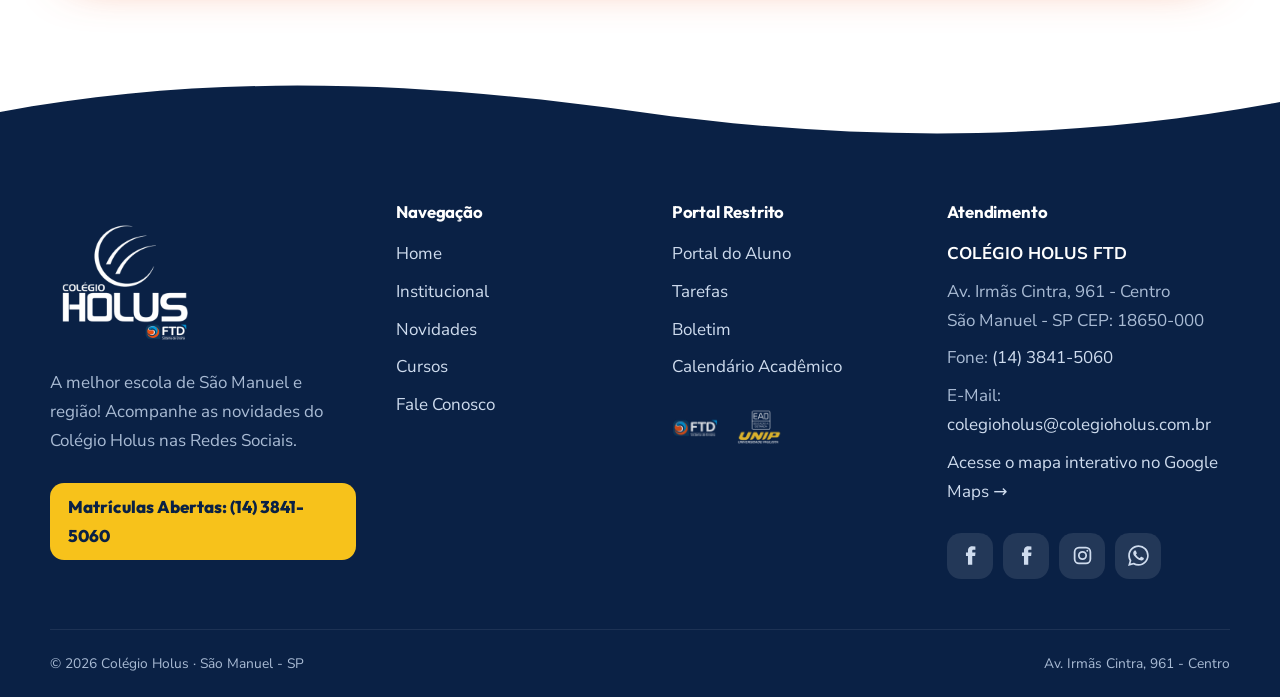
<file: cursos.html>
<!doctype html>
<html lang="pt-BR">
<head>
  <meta charset="utf-8">
  <meta name="viewport" content="width=device-width, initial-scale=1">
  <title>Cursos | Colégio Holus</title>
  <meta name="description" content="Educação Infantil, Ensino Fundamental I e II e Ensino Médio no Colégio Holus, em São Manuel - SP.">
  <link rel="icon" href="img/logo.png">
  <link rel="preconnect" href="https://fonts.googleapis.com">
  <link rel="preconnect" href="https://fonts.gstatic.com" crossorigin>
  <link href="https://fonts.googleapis.com/css2?family=Outfit:wght@500;600;700;800&family=Nunito+Sans:wght@400;600;700;800&display=swap" rel="stylesheet">
  <link rel="stylesheet" href="css/style.css">
</head>
<body data-page="cursos">

  <section class="page-hero">
    <div class="bg" style="background-image:url(img/fundamental.jpg)"></div>
    <div class="orbits" aria-hidden="true"><svg viewBox="0 0 600 600"><path class="o1" d="M300 40a260 260 0 1 1-1 0"/><path class="o2" d="M120 380A200 200 0 0 1 430 130"/></svg></div>
    <div class="container">
      <div class="crumbs fade-up" style="--d:.1s"><a href="index.html">Home</a> / Cursos</div>
      <h1 data-split>Cursos</h1>
      <p class="fade-up">Da Educação Infantil ao Ensino Médio: uma trajetória completa de aprendizado.</p>
      <nav class="subnav fade-up" style="--d:.8s">
        <a href="#infantil">Educação Infantil</a><a href="#fundamental">Ensino Fundamental</a><a href="#medio">Ensino Médio</a>
      </nav>
    </div>
  </section>

  <section class="section">
    <div class="container">

      <!-- INFANTIL -->
      <div class="course" id="infantil">
        <div class="course-media reveal left">
          <img src="img/infantil.jpg" alt="Crianças da Educação Infantil">
          <div class="blob" style="background:var(--yellow)"></div>
          <div class="badge-age"><i style="background:#fff3cc">🎨</i>Aprender brincando</div>
        </div>
        <div class="reveal right">
          <span class="eyebrow">Segmento 1</span>
          <h2>Educação Infantil</h2>
          <p>Na Educação Infantil, todo o nosso trabalho é pautado no respeito à criança como indivíduo livre, pensante e capaz. Nesse processo, estaremos contribuindo para sua constante evolução e autonomia, contando com professores experientes para acompanhar o aluno oferecendo um ambiente rico de espaços desafiadores que possibilitem descobertas, que seja criativo, dinâmico, prazeroso e afetuoso, onde ela possa agir e construir seus valores.</p>
          <p>A didática adotada favorece a reflexão, a invenção e a troca ampla e aberta de experiências – uma postura educacional que reconhece no aluno múltiplas habilidades e competências, favorecendo seu desenvolvimento em todos os aspectos.</p>
          <p>Proporcionar à criança a experimentação, a prática da análise e da síntese, por meio de atividades que a levam a desenvolver a percepção, a capacidade de comparação, diferenciação, reconhecimento e combinação de elementos, em um processo de aprendizagem que parte do concreto para o abstrato.</p>
        </div>
      </div>
      <h3 class="reveal" style="margin-top:46px">O aluno será estimulado a:</h3>
      <ul class="goals" style="grid-template-columns:repeat(auto-fit,minmax(280px,1fr))">
        <li class="reveal" data-i="1">Observar e explorar o ambiente com curiosidade e respeito, tendo a percepção de que é integrante, dependente e agente transformador do meio em que vive;</li>
        <li class="reveal" style="--d:.1s" data-i="2">Utilizar as diferentes linguagens (expressão corporal, musical, matemática, plástica, contação de histórias, sequências didáticas temáticas, oral e escrita) para que consiga compreender e ser compreendido, aprendendo a expressar ideias, sentimentos, necessidades e desejos;</li>
        <li class="reveal" style="--d:.2s" data-i="3">Estabelecer vínculos afetivos com adultos e crianças, fortalecendo a autoestima e aumentando as possibilidades de comunicação e interação social;</li>
      </ul>

      <div class="course-divider"></div>

      <!-- FUNDAMENTAL -->
      <div class="course reverse" id="fundamental">
        <div class="course-media reveal right">
          <img src="img/fundamental.jpg" alt="Alunos do Ensino Fundamental">
          <div class="blob" style="background:var(--sky-light)"></div>
          <div class="badge-age"><i style="background:#e3f1fc">🧩</i>Aprender fazendo</div>
        </div>
        <div class="reveal left">
          <span class="eyebrow">Segmento 2</span>
          <h2>Ensino Fundamental</h2>
          <p>O Sistema Objetivo desenvolveu um processo próprio de ensino, cuja principal característica é a de estimular a criatividade do aluno por meio de uma programação orientada.</p>
          <div class="two-col">
            <div class="mini-card"><h4>Fundamental I</h4><p>No Ensino Fundamental I, estimula-se as competências e habilidades de cada criança, argumentação, diálogo e formação de valores, permitindo que elas se preparem para o longo aprendizado dos anos futuros. Para tanto, a metodologia é a aprendizagem pela atividade – aprender fazendo.</p></div>
            <div class="mini-card" style="border-top-color:var(--orange)"><h4>Fundamental II</h4><p>No Ensino Fundamental II, é desenvolvido o raciocínio lógico e a visão inter e multidisciplinar dos alunos, que passam a enxergar as diferentes áreas como um todo.</p></div>
          </div>
          <p style="margin-top:20px">Esse procedimento visa a respeitar as diferenças individuais e as características mais importantes da criança na realização de cada uma das atividades.</p>
          <p>O aprendizado de teorias e práticas os tornarão adultos confiantes e bem preparados para enfrentar o mundo.</p>
        </div>
      </div>

      <div class="course-divider"></div>

      <!-- MÉDIO -->
      <div class="course" id="medio">
        <div class="course-media reveal left">
          <img src="img/medio.jpg" alt="Estudante do Ensino Médio">
          <div class="blob" style="background:var(--orange)"></div>
          <div class="badge-age"><i style="background:#ffe4d8">🎓</i>Rumo à universidade</div>
        </div>
        <div class="reveal right">
          <span class="eyebrow">Segmento 3</span>
          <h2>Ensino Médio</h2>
          <p>O Ensino Médio é o momento de consolidação e aprofundamento dos conhecimentos adquiridos no Ensino Fundamental.</p>
          <p>Grande parte do conteúdo programático do Ensino Médio é estudado na 1ª e 2ª séries. Na 3ª série, a matéria é revisada e aprofundada, o que dispensa o aluno de um curso preparatório para os vestibulares.</p>
          <p>A matriz curricular exige maior número de aulas e atividades especiais, integrando diferentes áreas do conhecimento, que visam a capacitar o aluno para o ingresso na universidade.</p>
          <p>Programação avançada, preparação e participação em olimpíadas científicas, aulas preparatórias para o Enem, plantão de dúvidas, orientação educacional e vocacional, projetos de solidariedade, aulas multimídia e simulados são alguns dos recursos oferecidos.</p>
          <div class="resources">
            <span>Programação avançada</span><span>Olimpíadas científicas</span><span>Aulas preparatórias para o Enem</span><span>Plantão de dúvidas</span><span>Orientação educacional e vocacional</span><span>Projetos de solidariedade</span><span>Aulas multimídia</span><span>Simulados</span>
          </div>
        </div>
      </div>
    </div>
  </section>

  <div class="marquee" aria-label="Atividades extras sem custo adicional">
    <div class="marquee-track">
      <span>Futsal</span><span>Xadrez</span><span>Violão</span><span>Dança</span><span>Música</span><span>Fanfarra</span><span>Robótica</span><span>Sem custo adicional</span>
      <span>Futsal</span><span>Xadrez</span><span>Violão</span><span>Dança</span><span>Música</span><span>Fanfarra</span><span>Robótica</span><span>Sem custo adicional</span>
    </div>
  </div>

  <!-- ESTRUTURA -->
  <section class="section">
    <div class="container split">
      <div class="photo-stack reveal left">
        <div class="dots-deco"></div>
        <img class="main" src="img/fachada.jpg" alt="Entrada principal do Colégio Holus">
        <img class="float" src="img/estrutura/DSC05534.jpg" alt="Playground" data-parallax="0.06">
      </div>
      <div class="reveal right">
        <span class="eyebrow">Nossa Estrutura</span>
        <h2>Nossa Estrutura</h2>
        <p>Em 13 de dezembro de 1988, o Seminário foi desativado, e voltou a ser ocupado de 1995 à 1997, pela EEPG “Dr Augusto Reis” , por conta de sua reforma devido a seu tombamento.</p>
        <p>Novamente o prédio ficou desocupado, e em 2.004, se instalou o Colégio Seta, com o Ensino Médio.</p>
        <p>Em agosto de 2005, chegou também o Ensino Fundamental I e II.</p>
        <p>No ano de 2006, adquirido pelo professor Ary Alves da Silva Júnior, passou a ser denominado Colégio Holus Objetivo. E em 2007, iniciou-se a Educação Infantil.</p>
        <a class="btn navy" href="institucional.html#estrutura">Conhecer... <svg viewBox="0 0 24 24" fill="none" stroke="currentColor" stroke-width="2.4" stroke-linecap="round" stroke-linejoin="round"><path d="M5 12h14M13 6l6 6-6 6"/></svg></a>
      </div>
    </div>
  </section>

  <section style="padding-bottom:110px">
    <div class="container">
      <div class="cta-band reveal">
        <h2>Matrículas Abertas!</h2>
        <a class="phone" href="tel:+551438415060"><svg viewBox="0 0 24 24" fill="none" stroke="currentColor" stroke-width="2" stroke-linecap="round" stroke-linejoin="round"><path d="M22 16.9v3a2 2 0 0 1-2.2 2 19.8 19.8 0 0 1-8.6-3.1 19.5 19.5 0 0 1-6-6A19.8 19.8 0 0 1 2.1 4.2 2 2 0 0 1 4.1 2h3a2 2 0 0 1 2 1.7c.1.9.4 1.8.7 2.7a2 2 0 0 1-.5 2.1L8 9.8a16 16 0 0 0 6 6l1.3-1.3a2 2 0 0 1 2.1-.4c.9.3 1.8.6 2.7.7a2 2 0 0 1 1.7 2z"/></svg>(14) 3841-5060</a>
      </div>
    </div>
  </section>

  <script src="data/posts.js"></script>
  <script src="js/site.js"></script>
</body>
</html>
</file>
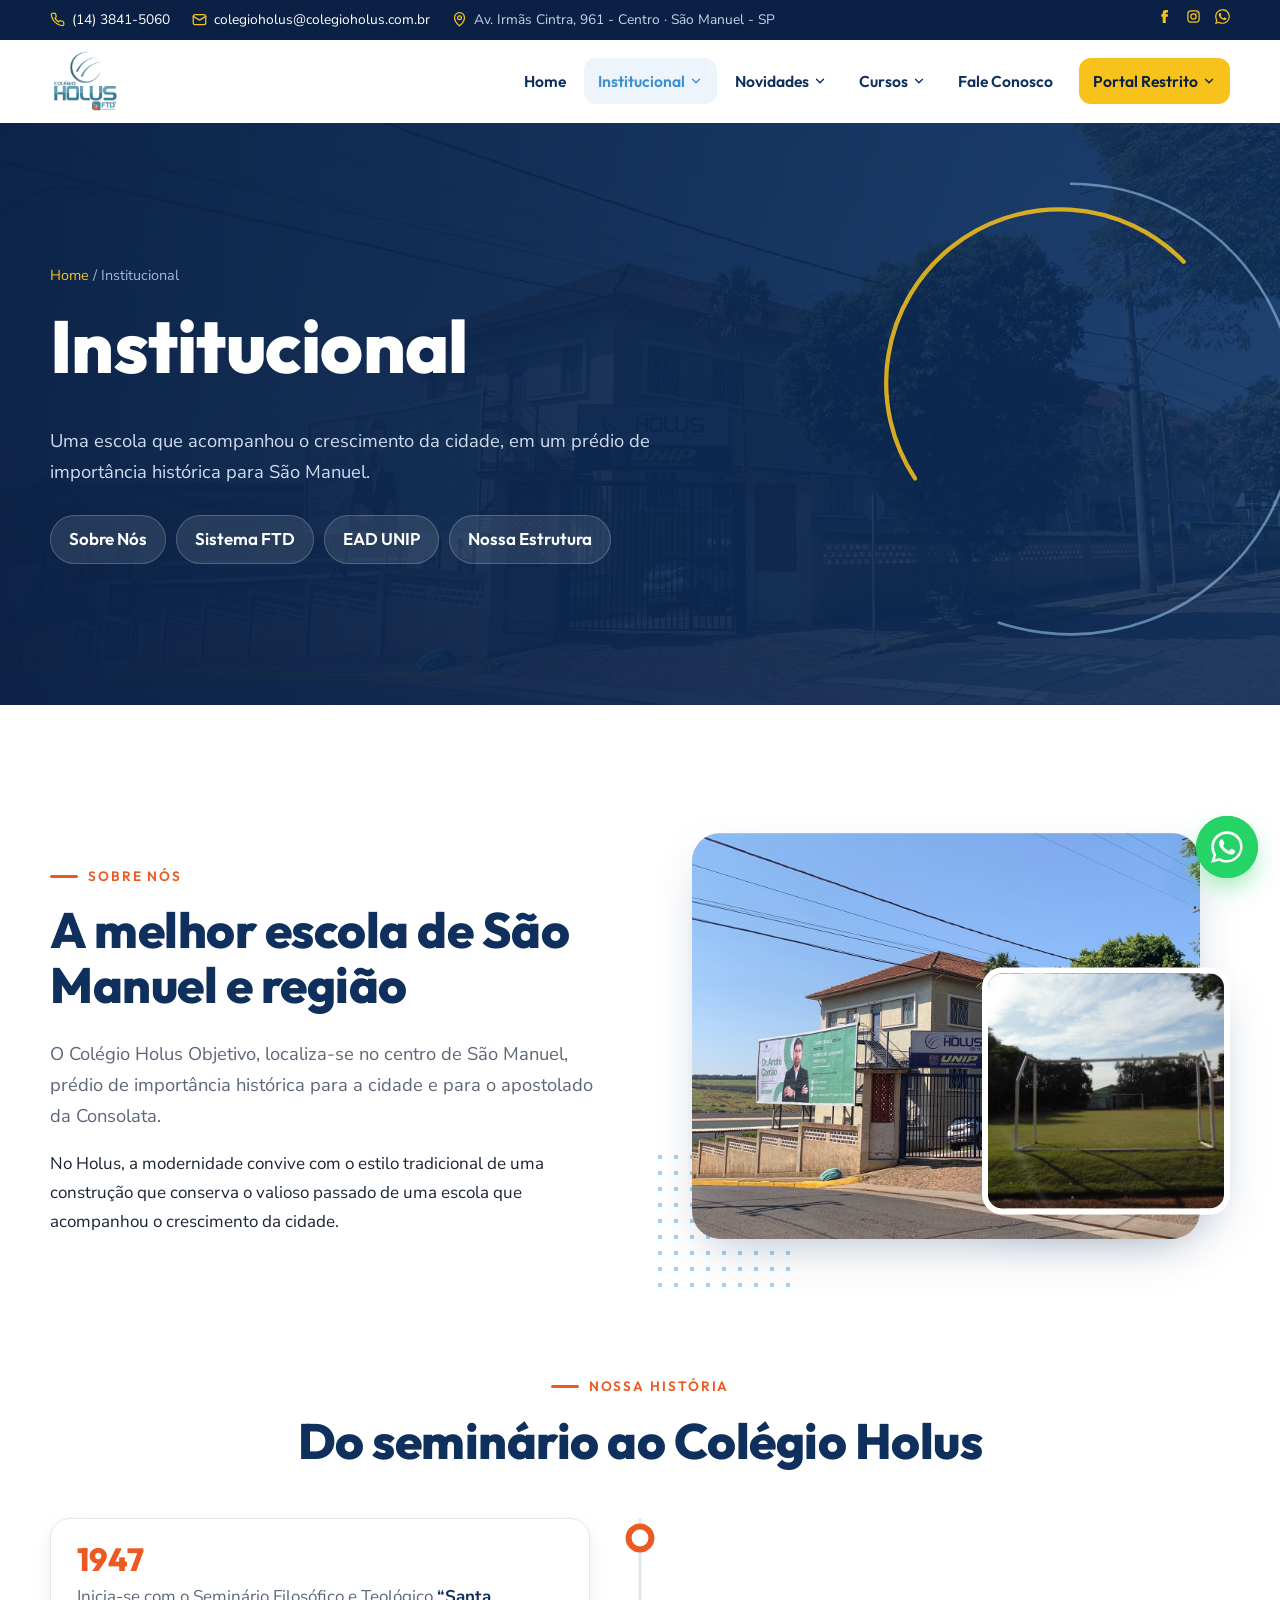
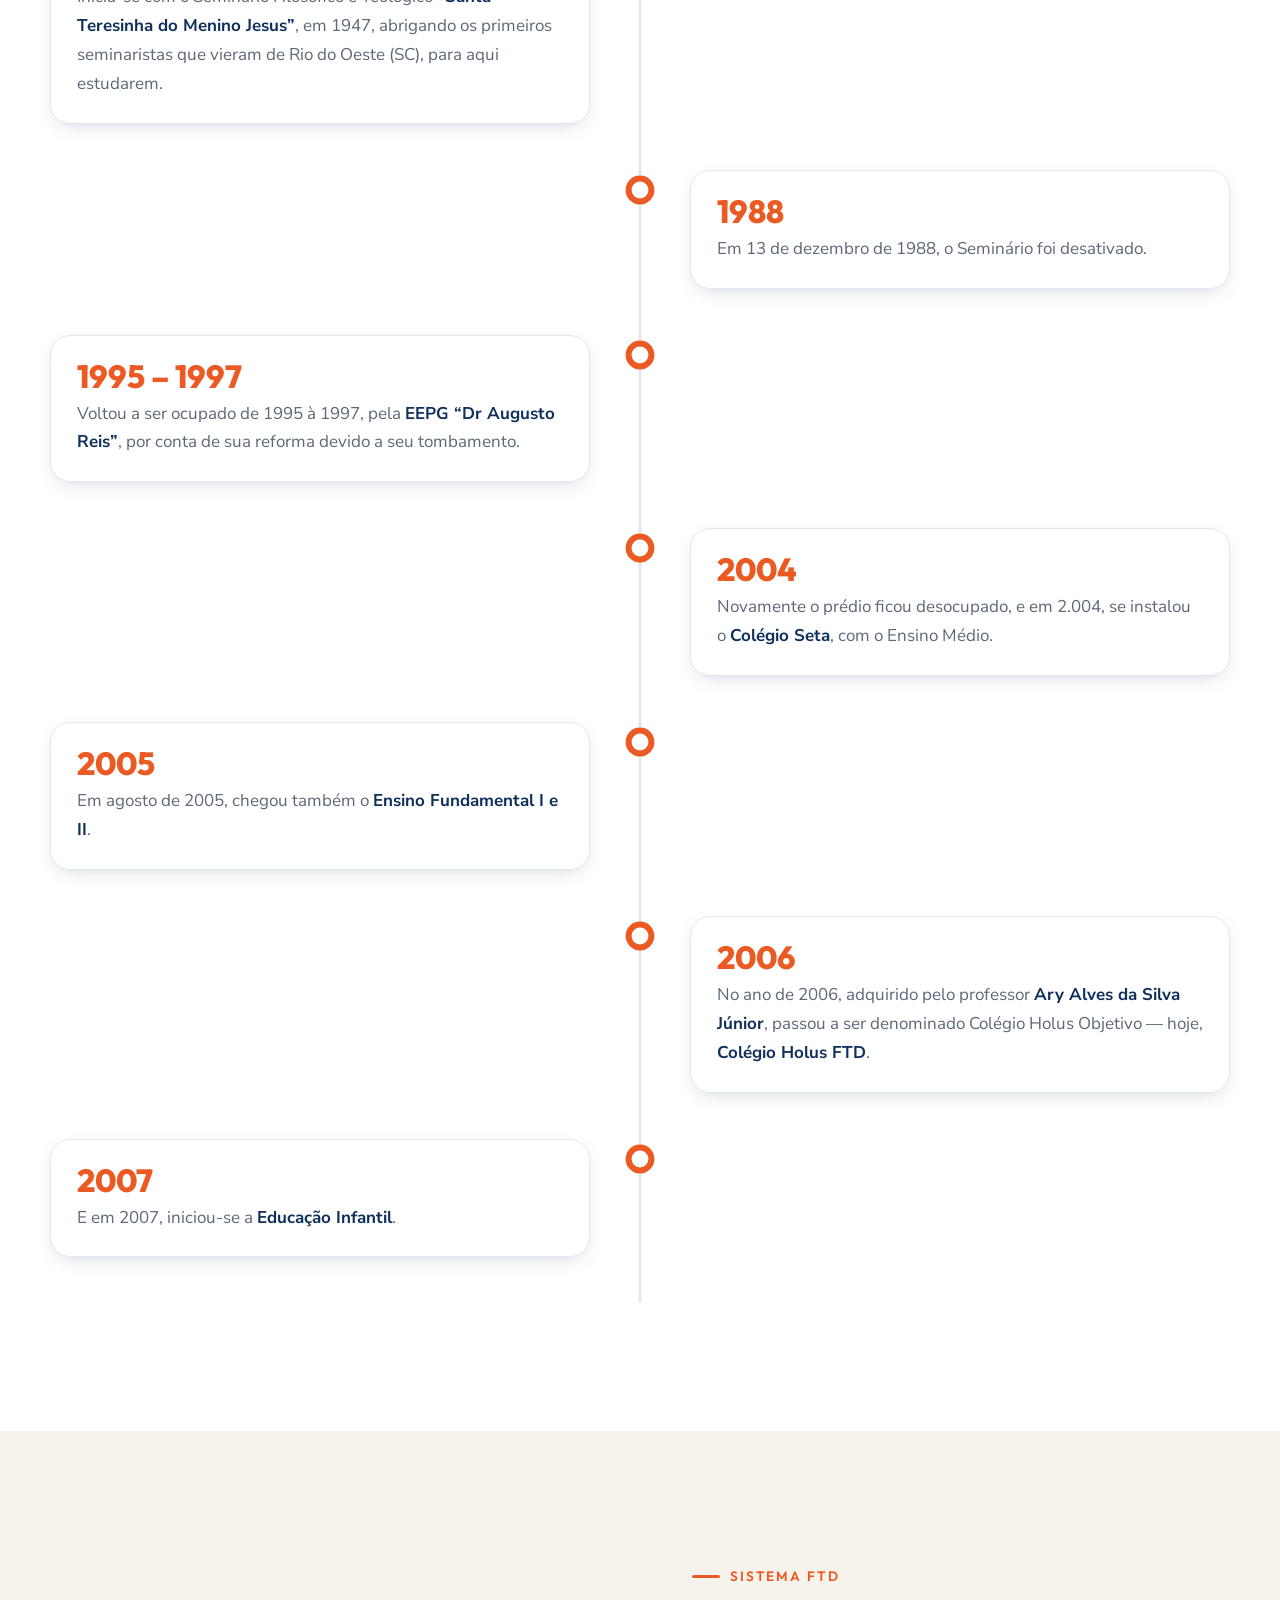
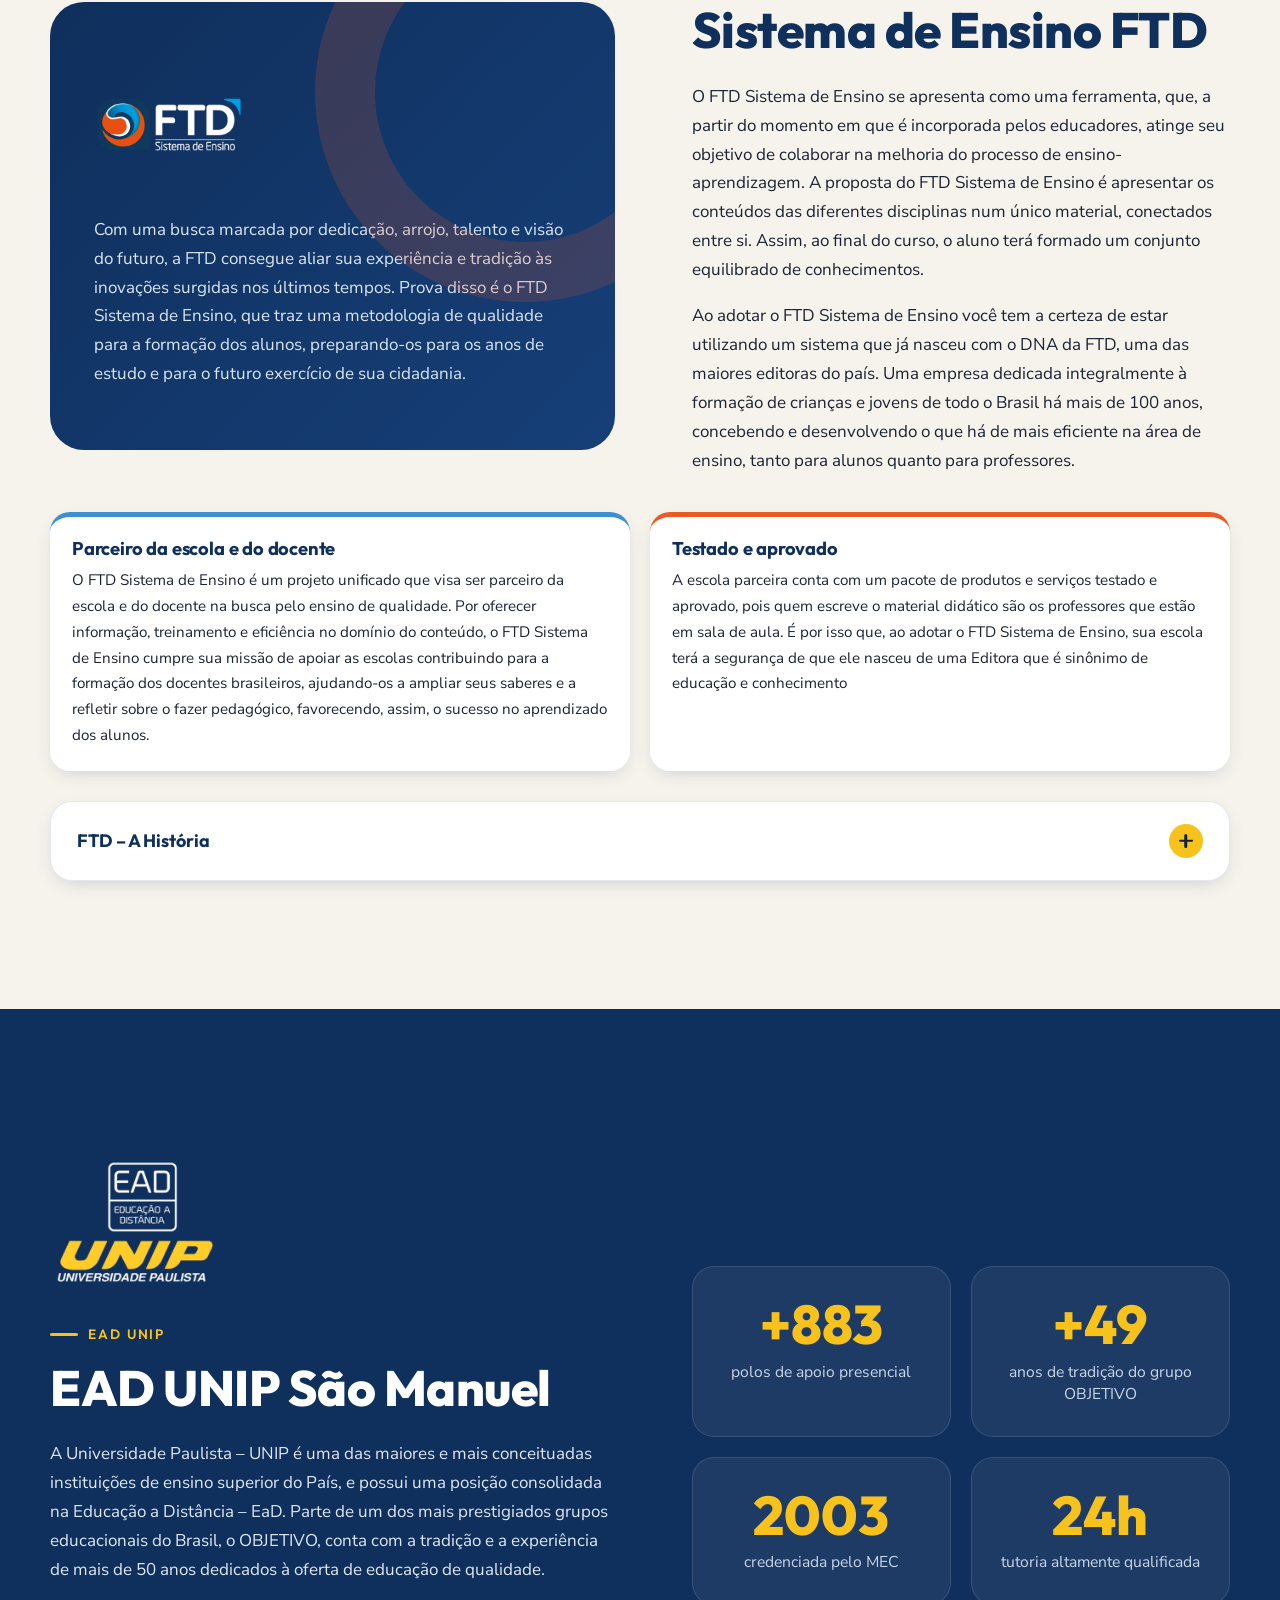
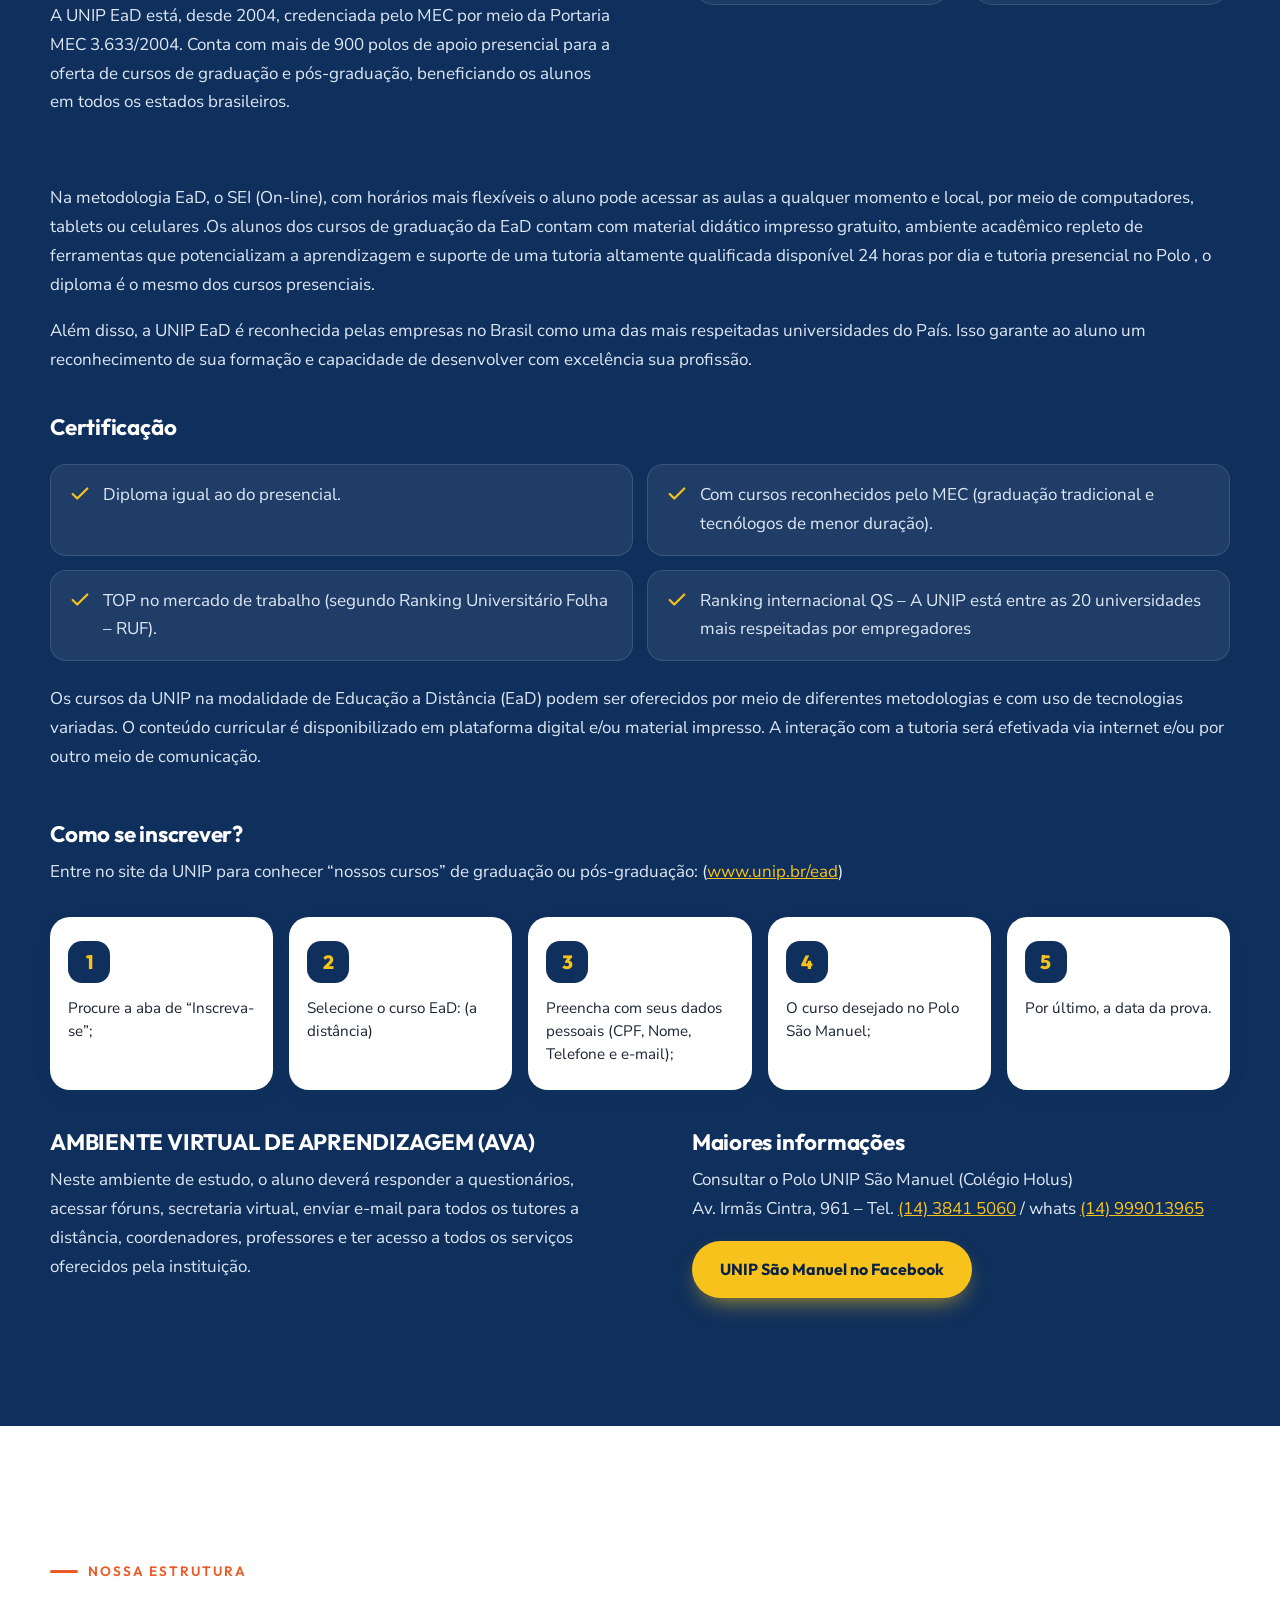
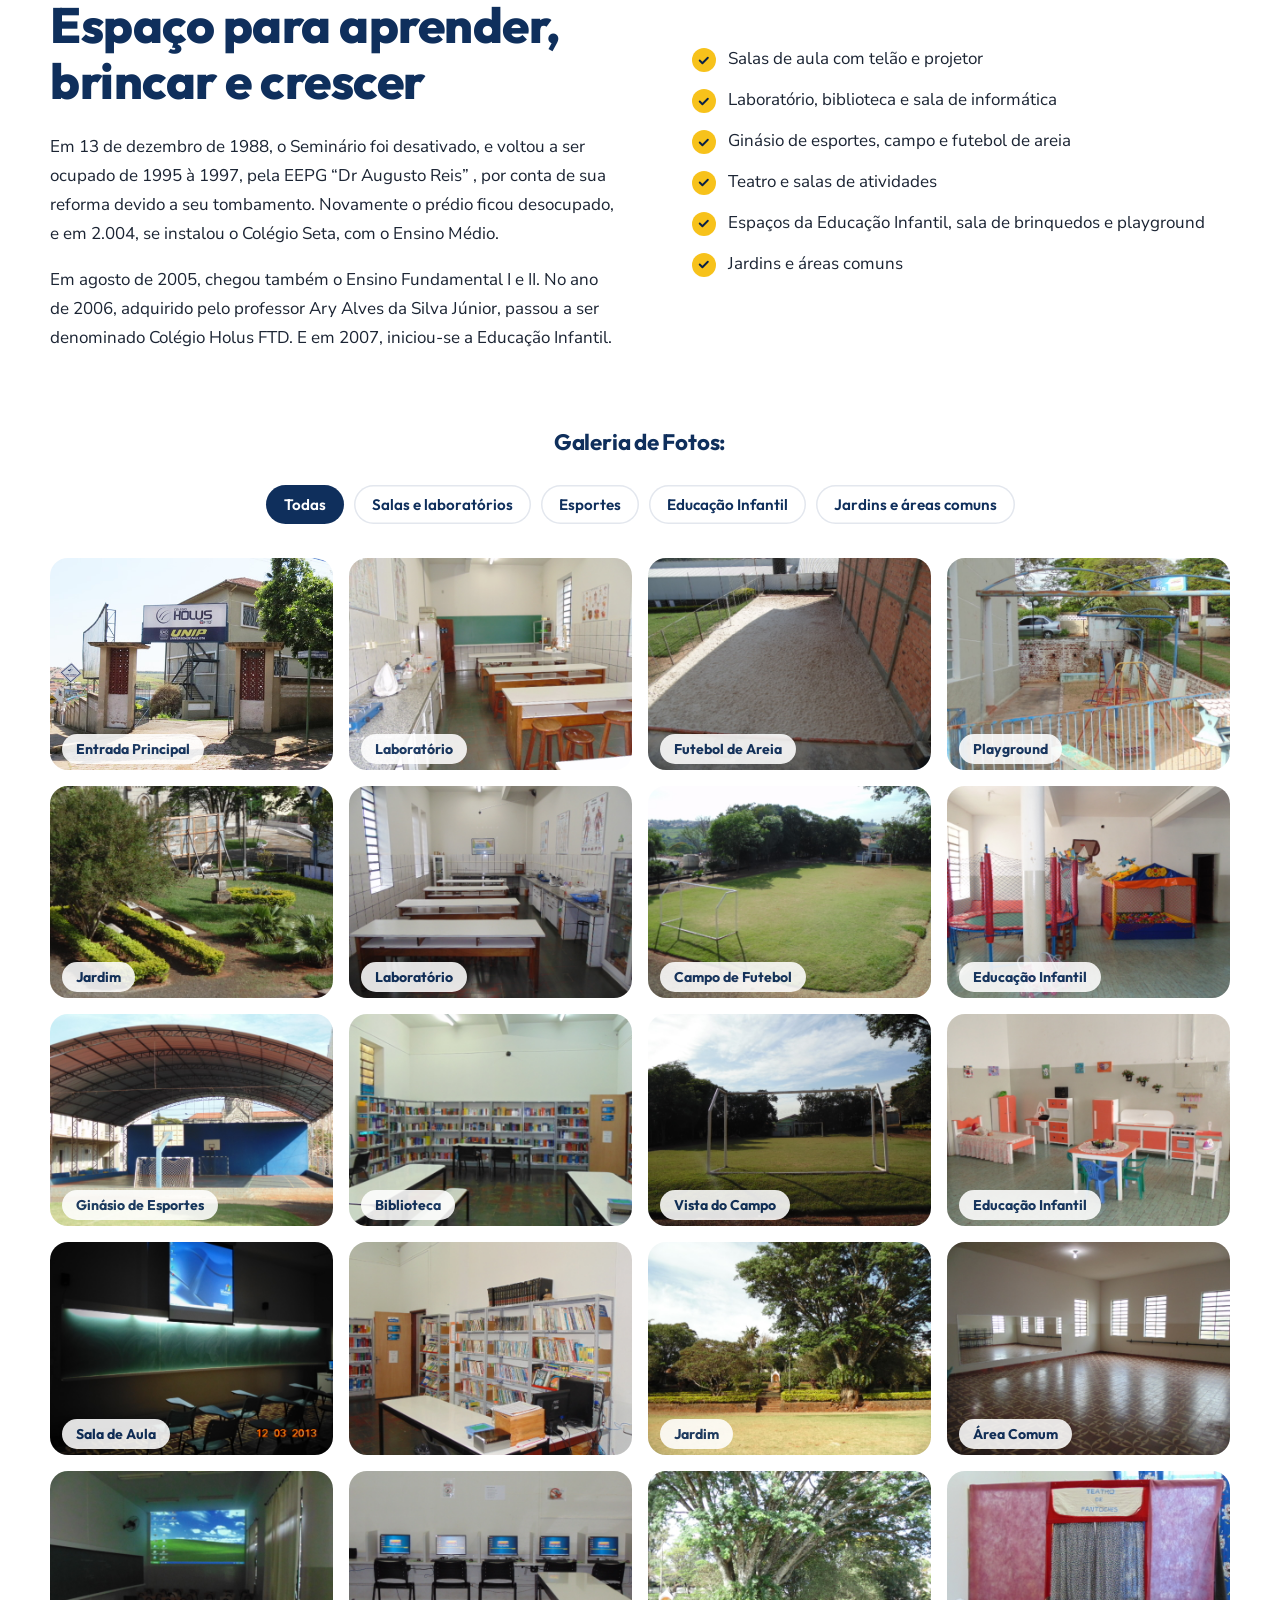
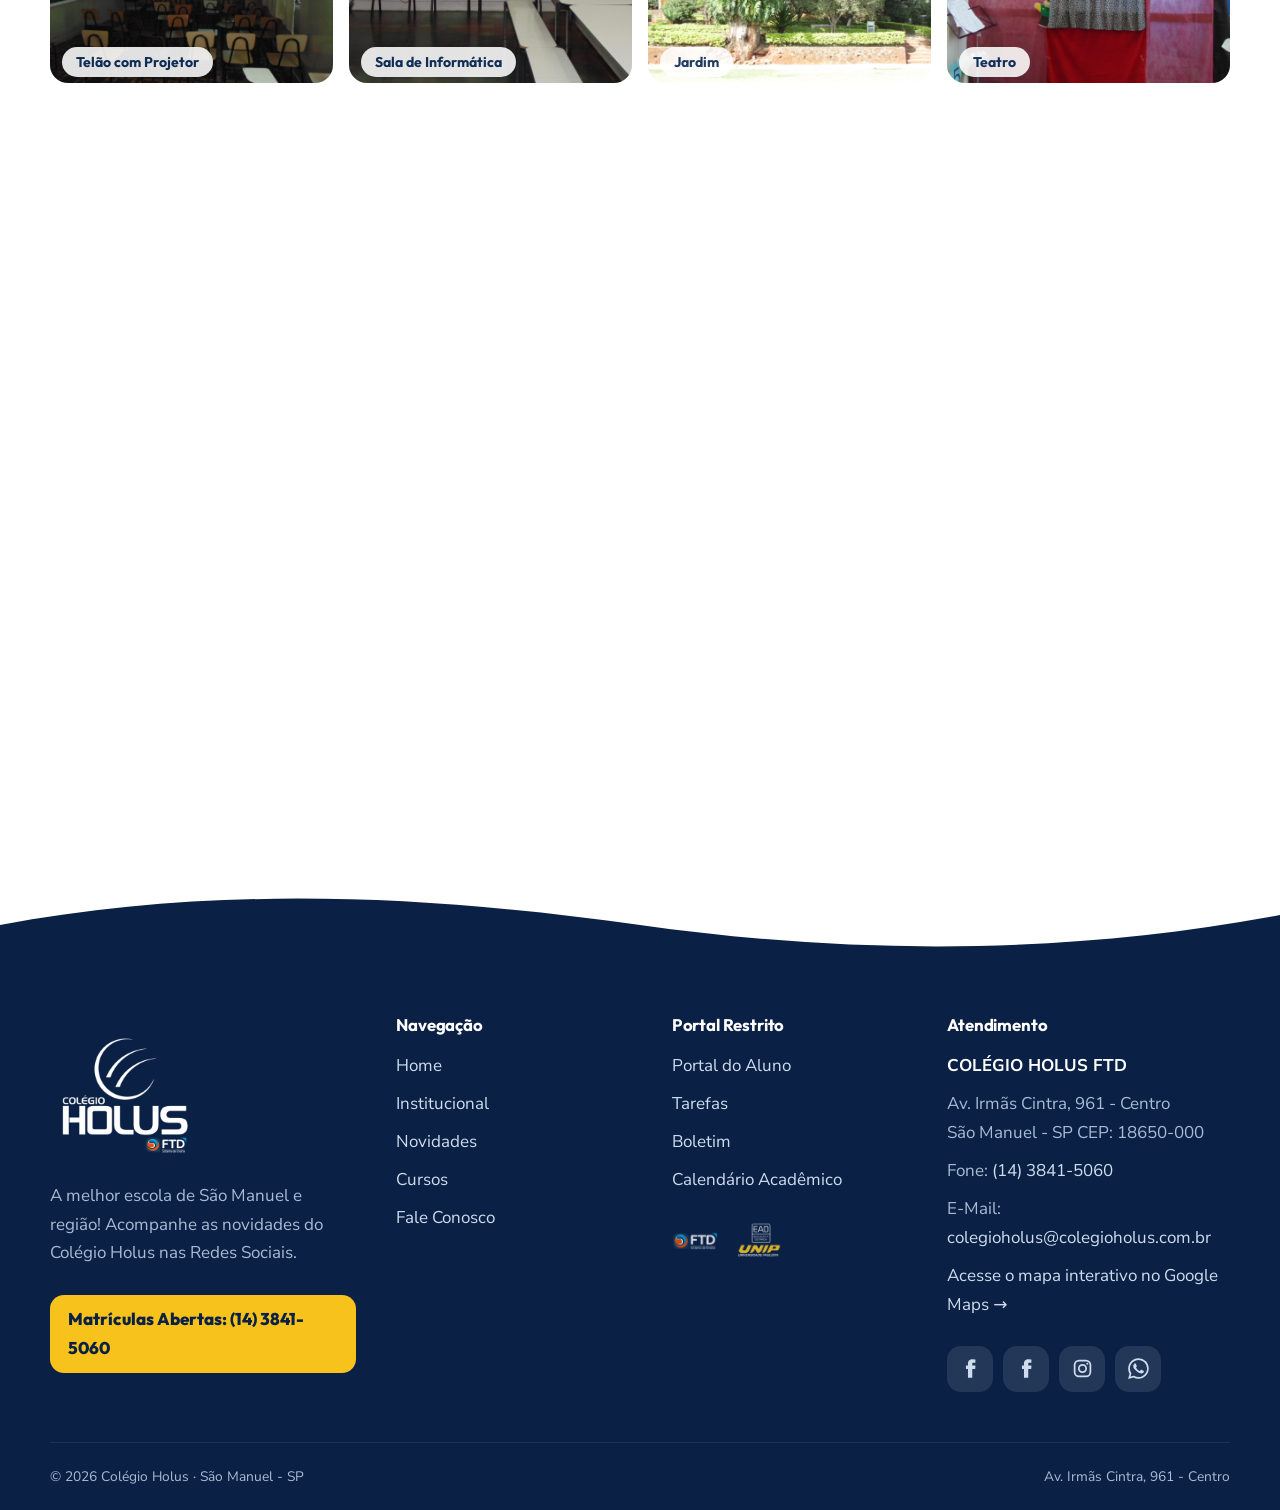
<file: institucional.html>
<!doctype html>
<html lang="pt-BR">
<head>
  <meta charset="utf-8">
  <meta name="viewport" content="width=device-width, initial-scale=1">
  <title>Institucional | Colégio Holus</title>
  <meta name="description" content="Conheça a história do Colégio Holus, o Sistema de Ensino FTD, o Polo EAD UNIP São Manuel e a nossa estrutura.">
  <link rel="icon" href="img/logo.png">
  <link rel="preconnect" href="https://fonts.googleapis.com">
  <link rel="preconnect" href="https://fonts.gstatic.com" crossorigin>
  <link href="https://fonts.googleapis.com/css2?family=Outfit:wght@500;600;700;800&family=Nunito+Sans:wght@400;600;700;800&display=swap" rel="stylesheet">
  <link rel="stylesheet" href="css/style.css">
</head>
<body data-page="institucional">

  <section class="page-hero">
    <div class="bg" style="background-image:url(img/drone.jpg)"></div>
    <div class="orbits" aria-hidden="true"><svg viewBox="0 0 600 600"><path class="o1" d="M300 40a260 260 0 1 1-1 0"/><path class="o2" d="M120 380A200 200 0 0 1 430 130"/></svg></div>
    <div class="container">
      <div class="crumbs fade-up" style="--d:.1s"><a href="index.html">Home</a> / Institucional</div>
      <h1 data-split>Institucional</h1>
      <p class="fade-up">Uma escola que acompanhou o crescimento da cidade, em um prédio de importância histórica para São Manuel.</p>
      <nav class="subnav fade-up" style="--d:.8s">
        <a href="#holus">Sobre Nós</a><a href="#ftd">Sistema FTD</a><a href="#unip">EAD UNIP</a><a href="#estrutura">Nossa Estrutura</a>
      </nav>
    </div>
  </section>

  <!-- ============ SOBRE NÓS ============ -->
  <section class="section" id="holus">
    <div class="container">
      <div class="split">
        <div class="reveal left">
          <span class="eyebrow">Sobre Nós</span>
          <h2>A melhor escola de São Manuel e região</h2>
          <p class="lead">O Colégio Holus Objetivo, localiza-se no centro de São Manuel, prédio de importância histórica para a cidade e para o apostolado da Consolata.</p>
          <p>No Holus, a modernidade convive com o estilo tradicional de uma construção que conserva o valioso passado de uma escola que acompanhou o crescimento da cidade.</p>
        </div>
        <div class="photo-stack reveal right">
          <div class="dots-deco"></div>
          <img class="main" src="img/drone.jpg" alt="Prédio do Colégio Holus visto da rua">
          <img class="float" src="img/estrutura/DSC05343.jpg" alt="Vista do campo" data-parallax="0.06">
        </div>
      </div>

      <div class="center reveal" style="margin-top:90px">
        <span class="eyebrow">Nossa história</span>
        <h2>Do seminário ao Colégio Holus</h2>
      </div>
      <div class="timeline">
        <div class="progress"></div>
        <div class="tl-item"><span class="dot"></span><div class="tl-card"><div class="tl-year">1947</div><p>Inicia-se com o Seminário Filosófico e Teológico <b>“Santa Teresinha do Menino Jesus”</b>, em 1947, abrigando os primeiros seminaristas que vieram de Rio do Oeste (SC), para aqui estudarem.</p></div></div>
        <div class="tl-item"><span class="dot"></span><div class="tl-card"><div class="tl-year">1988</div><p>Em 13 de dezembro de 1988, o Seminário foi desativado.</p></div></div>
        <div class="tl-item"><span class="dot"></span><div class="tl-card"><div class="tl-year">1995 – 1997</div><p>Voltou a ser ocupado de 1995 à 1997, pela <b>EEPG “Dr Augusto Reis”</b>, por conta de sua reforma devido a seu tombamento.</p></div></div>
        <div class="tl-item"><span class="dot"></span><div class="tl-card"><div class="tl-year">2004</div><p>Novamente o prédio ficou desocupado, e em 2.004, se instalou o <b>Colégio Seta</b>, com o Ensino Médio.</p></div></div>
        <div class="tl-item"><span class="dot"></span><div class="tl-card"><div class="tl-year">2005</div><p>Em agosto de 2005, chegou também o <b>Ensino Fundamental I e II</b>.</p></div></div>
        <div class="tl-item"><span class="dot"></span><div class="tl-card"><div class="tl-year">2006</div><p>No ano de 2006, adquirido pelo professor <b>Ary Alves da Silva Júnior</b>, passou a ser denominado Colégio Holus Objetivo — hoje, <b>Colégio Holus FTD</b>.</p></div></div>
        <div class="tl-item"><span class="dot"></span><div class="tl-card"><div class="tl-year">2007</div><p>E em 2007, iniciou-se a <b>Educação Infantil</b>.</p></div></div>
      </div>
    </div>
  </section>

  <!-- ============ FTD ============ -->
  <section class="section cream" id="ftd">
    <div class="container">
      <div class="split reverse">
        <div class="reveal right">
          <span class="eyebrow">Sistema FTD</span>
          <h2>Sistema de Ensino FTD</h2>
          <p>O FTD Sistema de Ensino se apresenta como uma ferramenta, que, a partir do momento em que é incorporada pelos educadores, atinge seu objetivo de colaborar na melhoria do processo de ensino-aprendizagem. A proposta do FTD Sistema de Ensino é apresentar os conteúdos das diferentes disciplinas num único material, conectados entre si. Assim, ao final do curso, o aluno terá formado um conjunto equilibrado de conhecimentos.</p>
          <p>Ao adotar o FTD Sistema de Ensino você tem a certeza de estar utilizando um sistema que já nasceu com o DNA da FTD, uma das maiores editoras do país. Uma empresa dedicada integralmente à formação de crianças e jovens de todo o Brasil há mais de 100 anos, concebendo e desenvolvendo o que há de mais eficiente na área de ensino, tanto para alunos quanto para professores.</p>
        </div>
        <div class="ftd-box reveal left" style="padding:44px">
          <img class="logo-ftd" src="img/slide2.png" alt="FTD Sistema de Ensino">
          <p>Com uma busca marcada por dedicação, arrojo, talento e visão do futuro, a FTD consegue aliar sua experiência e tradição às inovações surgidas nos últimos tempos. Prova disso é o FTD Sistema de Ensino, que traz uma metodologia de qualidade para a formação dos alunos, preparando-os para os anos de estudo e para o futuro exercício de sua cidadania.</p>
        </div>
      </div>
      <div class="two-col">
        <div class="mini-card reveal"><h4>Parceiro da escola e do docente</h4><p>O FTD Sistema de Ensino é um projeto unificado que visa ser parceiro da escola e do docente na busca pelo ensino de qualidade. Por oferecer informação, treinamento e eficiência no domínio do conteúdo, o FTD Sistema de Ensino cumpre sua missão de apoiar as escolas contribuindo para a formação dos docentes brasileiros, ajudando-os a ampliar seus saberes e a refletir sobre o fazer pedagógico, favorecendo, assim, o sucesso no aprendizado dos alunos.</p></div>
        <div class="mini-card reveal" style="--d:.1s;border-top-color:var(--orange)"><h4>Testado e aprovado</h4><p>A escola parceira conta com um pacote de produtos e serviços testado e aprovado, pois quem escreve o material didático são os professores que estão em sala de aula. É por isso que, ao adotar o FTD Sistema de Ensino, sua escola terá a segurança de que ele nasceu de uma Editora que é sinônimo de educação e conhecimento</p></div>
      </div>

      <details class="accordion reveal">
        <summary>FTD – A História <span class="plus"></span></summary>
        <div class="acc-body">
          <p><strong>Frère Théophane Durand, Irmão Superior-Geral do Instituto Marista de 1883 a 1907</strong></p>
          <p>A FTD Educação nasceu no Brasil, em 1902, ampliando a atuação dos Irmãos Maristas que estavam no país desde 1897 na direção de vários colégios. As iniciais da Editora FTD são uma homenagem a Frère Théophane Durand, Irmão Superior-Geral do Instituto Marista de 1883 a 1907.</p>
          <p>O Instituto Marista se dedica à Educação de crianças e jovens com a Missão declarada de tornar Jesus Cristo conhecido e amado. No Brasil, o Instituto é organizado por meio de três unidades administrativas e uma delas é o Grupo Marista, do qual a FTD faz parte.</p>
          <p>Quando Frère Théophane Durand assumiu a direção do instituto, já existiam livros de Gramática Francesa e de História da França, além da cartilha escrita pelo Padre Champagnat (fundador do Instituto Marista) e algumas obras para o ensino religioso. Em sua gestão, incentivou os Irmãos a escrever livros escolares para as demais disciplinas. Esses livros passaram a integrar a coleção que recebeu o título de Coleção de Livros Didáticos FTD.</p>
          <p>Muitos desses livros foram adotados tanto por escolas Maristas como por outras redes de escolas particulares e públicas na França e nos países onde os Maristas passaram a trabalhar. Em muitos dos países em que eles se instalaram havia deficiência de editoras de didáticos. A solução foi estender a FTD francesa a esses países. Assim, no final do século XIX e na primeira metade do século XX, a marca FTD esteve presente em países como Inglaterra, Bélgica, Alemanha, Itália, Espanha, Estados Unidos, México, Peru, Argentina e até China, além de outros.</p>
          <p>A sigla FTD foi registrada como marca comercial no momento em que houve necessidade de abrir uma empresa editorial, por volta de 1890. A empresa FTD passou a administrar oficial e legalmente as edições já existentes e ampliou o número de obras novas. Essas iniciais passaram a figurar em todas as capas dos livros publicados pelos Irmãos Maristas.</p>
          <p>Em 1897, Frère Théophane Durand determinou a vinda dos primeiros Irmãos Maristas para o Brasil, e com eles vieram também os livros da FTD, que já faziam parte da rotina dos colégios Maristas em diversos países. Logo surgiram traduções e adaptações de várias dessas obras, bem como novos livros passaram a ser escritos dentro das exigências específicas da cultura brasileira.</p>
          <p>Em 1902, os Maristas publicaram o primeiro livro FTD no Brasil: Exercícios de Cálculo sobre as Quatro Operações, acompanhado de problemas, traduzido e adaptado pelo Irmão Andrônico, que foi diretor de colégios Maristas no Brasil. A partir daí, a cada ano com mais intensidade, os Irmãos dedicaram-se às tarefas de traduzir os livros de currículo comum à França e ao Brasil, de criar textos para o ensino da Língua Portuguesa, de História e de Geografia do Brasil e de produzir os primeiros atlas escolares brasileiros.</p>
          <p>O Irmão Isidoro Dumont (1874-1941), sucessor do Irmão Andrônico na direção do Colégio do Carmo, em São Paulo, foi figura-chave da FTD nos seus primeiros 40 anos no Brasil. Dedicou-se pessoalmente à produção de livros novos de Aritmética, Álgebra, Geometria, Trigonometria, Logaritmos e outros. Tudo sempre de acordo com o esquema denominado Método FTD, que incluía a edição de Livros do Mestre. O Livro do Mestre passou a ser visto como um guia seguro que trazia economia de tempo para os professores e farto material para os alunos trabalharem; por isso, os livros da FTD foram adotados pela maioria dos colégios. Era difícil encontrar uma escola brasileira que não adotasse vários livros da FTD, tanto na rede particular como na rede pública.</p>
          <p>Dentre os livros que merecem destaque está Novas Taboas de Logarithmos, que passou a ser visto como a obra-símbolo da FTD. Quando alguém tinha dificuldade de situar a editora, bastava dizer: “Aquela editora do livro de logaritmos!”. Isso era suficiente para que o nome FTD fosse imediatamente lembrado.</p>
          <p>Foi assim que a Editora FTD se tornou, no século passado, a mais completa editora de livros didáticos do Brasil e a primeira a cobrir todas as áreas de ensino. As novas editoras brasileiras, criadas a partir dos anos 1950, seguiram os passos da FTD e se tornaram importantes no final do século. Junto com a FTD, exercem um papel relevante na educação nacional.</p>
        </div>
      </details>
    </div>
  </section>

  <!-- ============ UNIP ============ -->
  <section class="section navy" id="unip">
    <div class="container">
      <div class="split">
        <div class="reveal left">
          <img src="img/slide3.png" alt="EAD UNIP" style="width:170px;margin-bottom:10px">
          <span class="eyebrow" style="color:var(--yellow)">EAD UNIP</span>
          <h2>EAD UNIP São Manuel</h2>
          <p>A Universidade Paulista – UNIP é uma das maiores e mais conceituadas instituições de ensino superior do País, e possui uma posição consolidada na Educação a Distância – EaD. Parte de um dos mais prestigiados grupos educacionais do Brasil, o OBJETIVO, conta com a tradição e a experiência de mais de 50 anos dedicados à oferta de educação de qualidade.</p>
          <p>A UNIP EaD está, desde 2004, credenciada pelo MEC por meio da Portaria MEC 3.633/2004. Conta com mais de 900 polos de apoio presencial para a oferta de cursos de graduação e pós-graduação, beneficiando os alunos em todos os estados brasileiros.</p>
        </div>
        <div class="reveal right">
          <div class="stats" style="grid-template-columns:1fr 1fr">
            <div class="stat"><div class="num" data-count="900" data-prefix="+">+900</div><div class="lbl">polos de apoio presencial</div></div>
            <div class="stat"><div class="num" data-count="50" data-prefix="+">+50</div><div class="lbl">anos de tradição do grupo OBJETIVO</div></div>
            <div class="stat"><div class="num" data-count="2004" data-from="1960" data-nosep="1">2004</div><div class="lbl">credenciada pelo MEC</div></div>
            <div class="stat"><div class="num">24h</div><div class="lbl">tutoria altamente qualificada</div></div>
          </div>
        </div>
      </div>

      <div class="reveal" style="margin-top:50px">
        <p>Na metodologia EaD, o SEI (On-line), com horários mais flexíveis o aluno pode acessar as aulas a qualquer momento e local, por meio de computadores, tablets ou celulares .Os alunos dos cursos de graduação da EaD contam com material didático impresso gratuito, ambiente acadêmico repleto de ferramentas que potencializam a aprendizagem e suporte de uma tutoria altamente qualificada disponível 24 horas por dia e tutoria presencial no Polo , o diploma é o mesmo dos cursos presenciais.</p>
        <p>Além disso, a UNIP EaD é reconhecida pelas empresas no Brasil como uma das mais respeitadas universidades do País. Isso garante ao aluno um reconhecimento de sua formação e capacidade de desenvolver com excelência sua profissão.</p>
      </div>

      <h3 class="reveal" style="margin-top:40px">Certificação</h3>
      <div class="cert-list">
        <div class="cert reveal"><svg viewBox="0 0 24 24" fill="none" stroke="currentColor" stroke-width="2.4" stroke-linecap="round" stroke-linejoin="round"><path d="M20 6L9 17l-5-5"/></svg><span>Diploma igual ao do presencial.</span></div>
        <div class="cert reveal" style="--d:.08s"><svg viewBox="0 0 24 24" fill="none" stroke="currentColor" stroke-width="2.4" stroke-linecap="round" stroke-linejoin="round"><path d="M20 6L9 17l-5-5"/></svg><span>Com cursos reconhecidos pelo MEC (graduação tradicional e tecnólogos de menor duração).</span></div>
        <div class="cert reveal" style="--d:.16s"><svg viewBox="0 0 24 24" fill="none" stroke="currentColor" stroke-width="2.4" stroke-linecap="round" stroke-linejoin="round"><path d="M20 6L9 17l-5-5"/></svg><span>TOP no mercado de trabalho (segundo Ranking Universitário Folha – RUF).</span></div>
        <div class="cert reveal" style="--d:.24s"><svg viewBox="0 0 24 24" fill="none" stroke="currentColor" stroke-width="2.4" stroke-linecap="round" stroke-linejoin="round"><path d="M20 6L9 17l-5-5"/></svg><span>Ranking internacional QS – A UNIP está entre as 20 universidades mais respeitadas por empregadores</span></div>
      </div>
      <p class="reveal">Os cursos da UNIP na modalidade de Educação a Distância (EaD) podem ser oferecidos por meio de diferentes metodologias e com uso de tecnologias variadas. O conteúdo curricular é disponibilizado em plataforma digital e/ou material impresso. A interação com a tutoria será efetivada via internet e/ou por outro meio de comunicação.</p>

      <h3 class="reveal" style="margin-top:50px">Como se inscrever?</h3>
      <p class="reveal">Entre no site da UNIP para conhecer “nossos cursos” de graduação ou pós-graduação: (<a href="https://www.unip.br/ead" target="_blank" rel="noopener" style="color:var(--yellow)">www.unip.br/ead</a>)</p>
      <div class="steps">
        <div class="step reveal"><p>Procure a aba de “Inscreva-se”;</p></div>
        <div class="step reveal" style="--d:.08s"><p>Selecione o curso EaD: (a distância)</p></div>
        <div class="step reveal" style="--d:.16s"><p>Preencha com seus dados pessoais (CPF, Nome, Telefone e e-mail);</p></div>
        <div class="step reveal" style="--d:.24s"><p>O curso desejado no Polo São Manuel;</p></div>
        <div class="step reveal" style="--d:.32s"><p>Por último, a data da prova.</p></div>
      </div>

      <div class="split" style="margin-top:40px;align-items:start">
        <div class="reveal">
          <h3>AMBIENTE VIRTUAL DE APRENDIZAGEM (AVA)</h3>
          <p>Neste ambiente de estudo, o aluno deverá responder a questionários, acessar fóruns, secretaria virtual, enviar e-mail para todos os tutores a distância, coordenadores, professores e ter acesso a todos os serviços oferecidos pela instituição.</p>
        </div>
        <div class="reveal" style="--d:.1s">
          <h3>Maiores informações</h3>
          <p>Consultar o Polo UNIP São Manuel (Colégio Holus)<br>Av. Irmãs Cintra, 961 – Tel. <a href="tel:+551438415060" style="color:var(--yellow)">(14) 3841 5060</a> / whats <a href="https://api.whatsapp.com/send?phone=5514999013965" target="_blank" rel="noopener" style="color:var(--yellow)">(14) 999013965</a></p>
          <a class="btn" href="https://www.facebook.com/UNIP-S%C3%A3o-Manuel-635206229988993/" target="_blank" rel="noopener">UNIP São Manuel no Facebook</a>
        </div>
      </div>
    </div>
  </section>

  <!-- ============ ESTRUTURA ============ -->
  <section class="section" id="estrutura">
    <div class="container">
      <div class="split">
        <div class="reveal left">
          <span class="eyebrow">Nossa Estrutura</span>
          <h2>Espaço para aprender, brincar e crescer</h2>
          <p>Em 13 de dezembro de 1988, o Seminário foi desativado, e voltou a ser ocupado de 1995 à 1997, pela EEPG “Dr Augusto Reis” , por conta de sua reforma devido a seu tombamento. Novamente o prédio ficou desocupado, e em 2.004, se instalou o Colégio Seta, com o Ensino Médio.</p>
          <p>Em agosto de 2005, chegou também o Ensino Fundamental I e II. No ano de 2006, adquirido pelo professor Ary Alves da Silva Júnior, passou a ser denominado Colégio Holus FTD. E em 2007, iniciou-se a Educação Infantil.</p>
        </div>
        <div class="reveal right">
          <ul class="checklist">
            <li>Salas de aula com telão e projetor</li>
            <li>Laboratório, biblioteca e sala de informática</li>
            <li>Ginásio de esportes, campo e futebol de areia</li>
            <li>Teatro e salas de atividades</li>
            <li>Espaços da Educação Infantil, sala de brinquedos e playground</li>
            <li>Jardins e áreas comuns</li>
          </ul>
        </div>
      </div>

      <h3 class="center reveal" style="margin-top:60px">Galeria de Fotos:</h3>
      <div class="gallery-filters" data-gallery-filter="gal-estrutura">
        <button class="chip on" data-g="todas">Todas</button>
        <button class="chip" data-g="ensino">Salas e laboratórios</button>
        <button class="chip" data-g="esporte">Esportes</button>
        <button class="chip" data-g="infantil">Educação Infantil</button>
        <button class="chip" data-g="areas">Jardins e áreas comuns</button>
      </div>
      <div class="gallery" id="gal-estrutura"></div>
    </div>
  </section>

  <script>
    // Fotos da galeria "Nossa Estrutura" (legendas iguais às do site original)
    (function () {
      const fotos = [
        ["../fachada", "Entrada Principal", "areas"], ["DSC05359", "Jardim", "areas"], ["DSC05346", "Ginásio de Esportes", "esporte"],
        ["21", "Sala de Aula", "ensino"], ["DSC05516", "Telão com Projetor", "ensino"], ["DSC05519", "Sala de Aula", "ensino"],
        ["DSC05341", "Área Comum", "areas"], ["DSC05527", "Laboratório", "ensino"], ["DSC05528-1", "Laboratório", "ensino"],
        ["DSC05526", "Laboratório", "ensino"], ["DSC05542", "Biblioteca", "ensino"], ["DSC05543-1", "", "ensino"],
        ["DSC05544-1", "Sala de Informática", "ensino"], ["DSC05546", "Sala de Informática", "ensino"], ["DSC05545", "Sala de Informática", "ensino"],
        ["DSC05342", "Futebol de Areia", "esporte"], ["DSC05358", "Futebol de Areia", "esporte"], ["DSC05356", "Campo de Futebol", "esporte"],
        ["DSC05343", "Vista do Campo", "esporte"], ["DSC05345", "Jardim", "areas"], ["DSC05347", "Jardim", "areas"],
        ["DSC05351", "Educação Infantil", "infantil"], ["DSC05532", "Sala de Brinquedos", "infantil"], ["DSC05352", "Educação Infantil", "infantil"],
        ["DSC05534", "Playground", "infantil"], ["DSC05353", "Educação Infantil", "infantil"], ["DSC05354", "Educação Infantil", "infantil"],
        ["DSC05517", "Área Comum", "areas"], ["DSC05538", "Teatro", "ensino"], ["DSC05540", "Sala de Atividades", "ensino"], ["DSC05541", "Sala de Atividades", "ensino"],
      ];
      document.getElementById("gal-estrutura").innerHTML = fotos.map((f, i) =>
        `<button class="g-item reveal zoom" style="--d:${(i % 4) * 0.06}s" data-g="${f[2]}" data-cap="${f[1]}"><img loading="lazy" src="img/estrutura/${f[0]}.jpg" alt="${f[1] || "Colégio Holus"}">${f[1] ? `<figcaption>${f[1]}</figcaption>` : ""}</button>`
      ).join("");
    })();
  </script>
  <script src="data/posts.js"></script>
  <script src="js/site.js"></script>
</body>
</html>
</file>
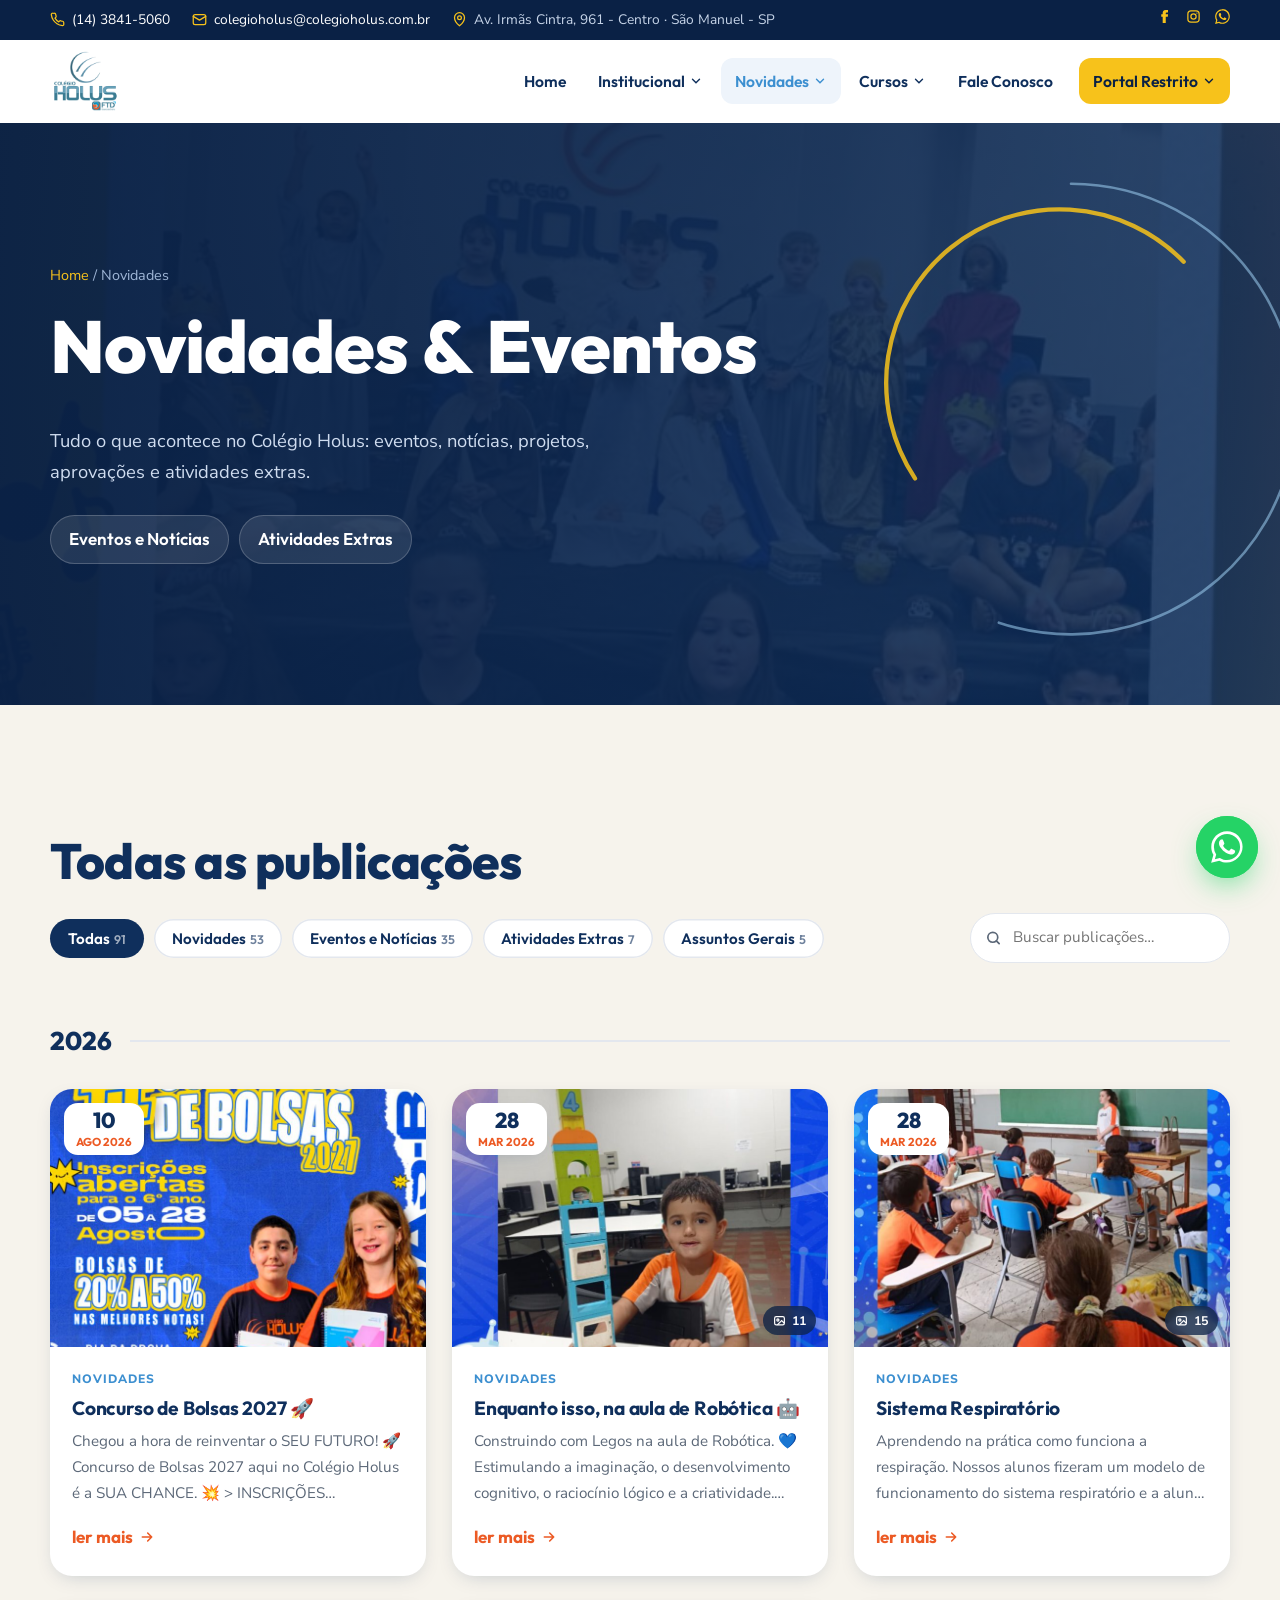
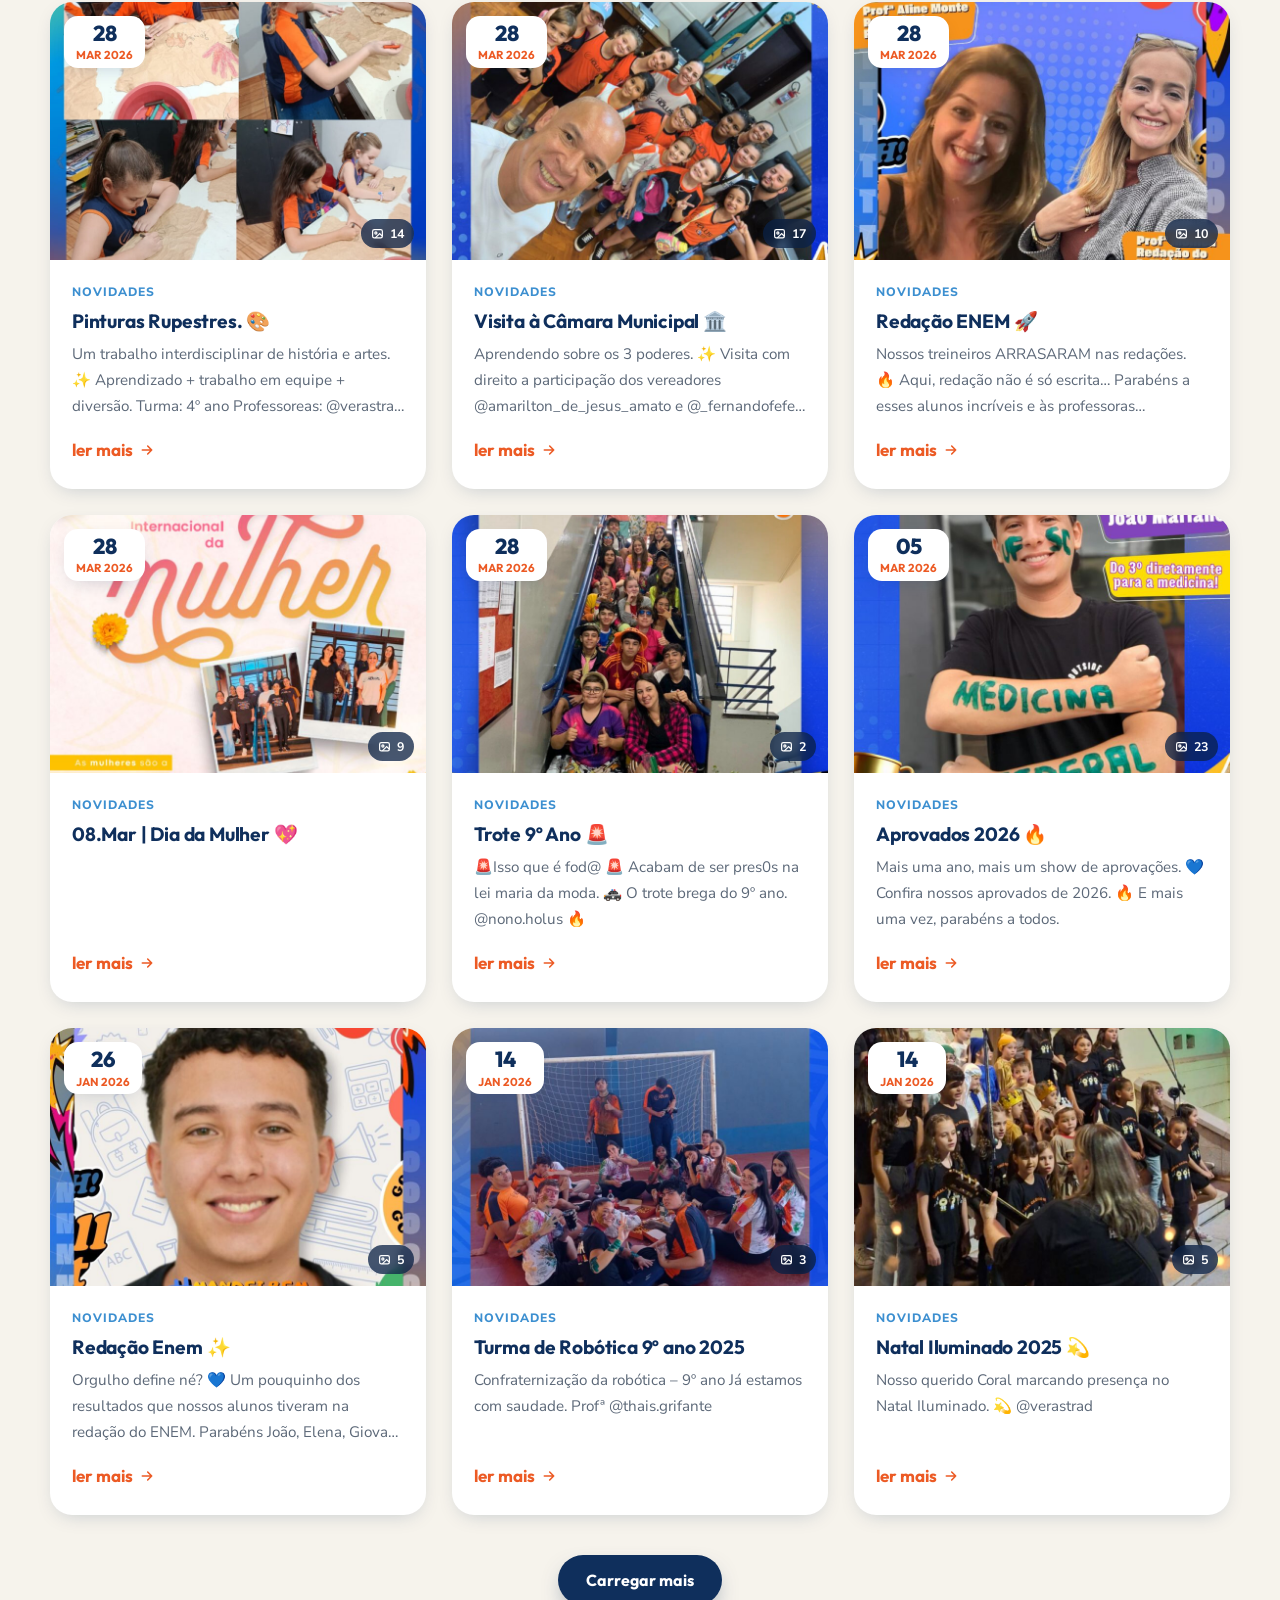
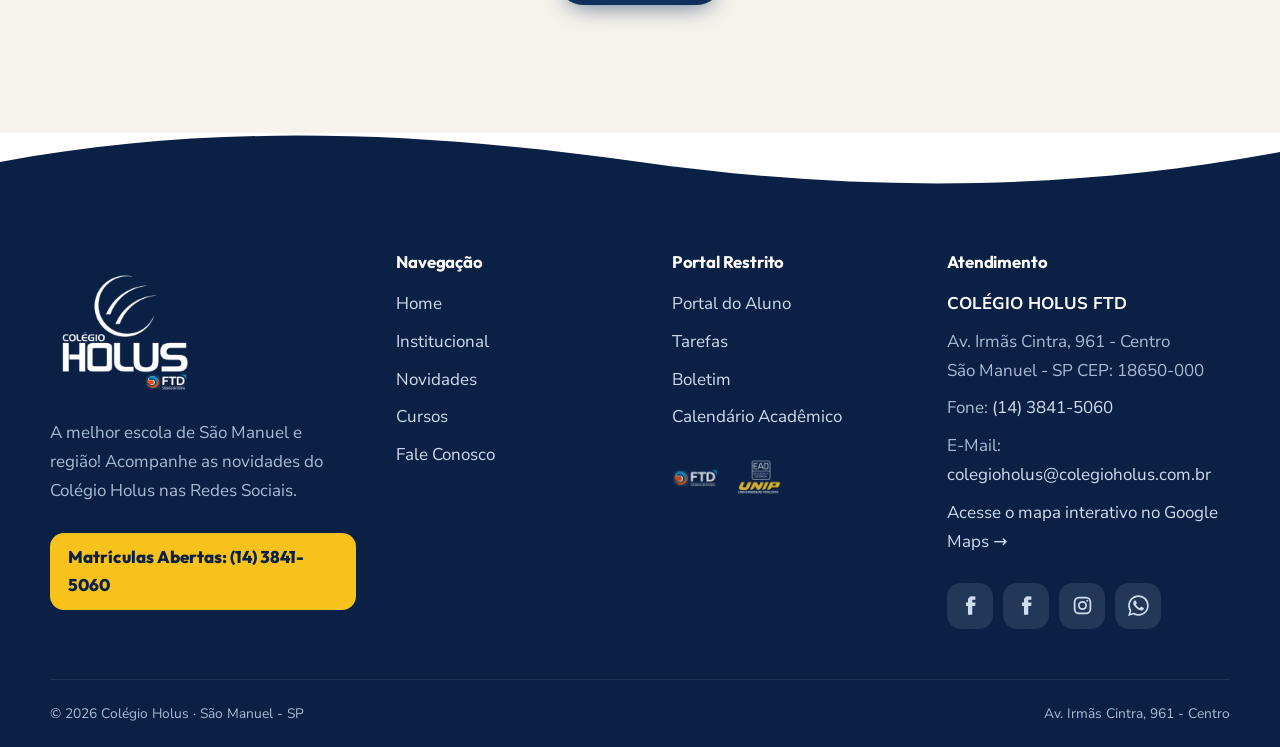
<file: novidades.html>
<!doctype html>
<html lang="pt-BR">
<head>
  <meta charset="utf-8">
  <meta name="viewport" content="width=device-width, initial-scale=1">
  <title>Novidades | Colégio Holus</title>
  <meta name="description" content="Novidades, eventos, notícias e atividades extras do Colégio Holus.">
  <link rel="icon" href="img/logo.png">
  <link rel="preconnect" href="https://fonts.googleapis.com">
  <link rel="preconnect" href="https://fonts.gstatic.com" crossorigin>
  <link href="https://fonts.googleapis.com/css2?family=Outfit:wght@500;600;700;800&family=Nunito+Sans:wght@400;600;700;800&display=swap" rel="stylesheet">
  <link rel="stylesheet" href="css/style.css">
</head>
<body data-page="novidades">

  <section class="page-hero">
    <div class="bg" style="background-image:url(img/posts/6278.jpg)"></div>
    <div class="orbits" aria-hidden="true"><svg viewBox="0 0 600 600"><path class="o1" d="M300 40a260 260 0 1 1-1 0"/><path class="o2" d="M120 380A200 200 0 0 1 430 130"/></svg></div>
    <div class="container">
      <div class="crumbs fade-up" style="--d:.1s"><a href="index.html">Home</a> / Novidades</div>
      <h1 data-split>Novidades &amp; Eventos</h1>
      <p class="fade-up">Tudo o que acontece no Colégio Holus: eventos, notícias, projetos, aprovações e atividades extras.</p>
      <nav class="subnav fade-up" style="--d:.8s">
        <a href="#eventos">Eventos e Notícias</a><a href="#atividades">Atividades Extras</a>
      </nav>
    </div>
  </section>

  <section class="section cream" id="lista">
    <div class="container">
      <h2 class="reveal" id="news-title">Todas as publicações</h2>
      <div class="filters reveal">
        <div id="news-filters" style="display:contents"></div>
        <label class="search">
          <svg viewBox="0 0 24 24" fill="none" stroke="currentColor" stroke-width="2.4" stroke-linecap="round"><circle cx="11" cy="11" r="7"/><path d="M20 20l-4-4"/></svg>
          <input id="news-search" type="search" placeholder="Buscar publicações…" aria-label="Buscar publicações">
        </label>
      </div>
      <div class="news-grid" id="all-news"></div>
      <div class="load-more" id="news-more"><button class="btn navy">Carregar mais</button></div>
    </div>
  </section>

  <script src="data/posts.js"></script>
  <script src="js/site.js"></script>
</body>
</html>
</file>
<file: css/style.css>
/* =========================================================
   Colégio Holus — novo site
   Paleta tirada do logo: azul-marinho, azul-céu, laranja FTD
   e o amarelo de destaque do site antigo.
   ========================================================= */
:root {
  --navy: #0f2f5c;
  --navy-2: #163f78;
  --navy-deep: #0a2145;
  --sky: #3c8fd0;
  --sky-light: #9fd0f2;
  --orange: #ec5a24;
  --yellow: #f7c21b;
  --cream: #f6f3ec;
  --paper: #ffffff;
  --ink: #1b2433;
  --muted: #5c6878;
  --line: #e3e7ee;
  --radius: 22px;
  --shadow: 0 18px 50px -18px rgba(15, 47, 92, .35);
  --shadow-sm: 0 6px 20px -8px rgba(15, 47, 92, .25);
  --ease: cubic-bezier(.2, .8, .2, 1);
  --head: "Outfit", system-ui, sans-serif;
  --body: "Nunito Sans", system-ui, sans-serif;
}

*, *::before, *::after { box-sizing: border-box; }
html { scroll-behavior: smooth; scroll-padding-top: 90px; overflow-x: clip; }
body {
  margin: 0;
  font-family: var(--body);
  font-size: 17px;
  line-height: 1.7;
  color: var(--ink);
  background: var(--paper);
  overflow-x: hidden;
}
img { max-width: 100%; display: block; }
a { color: var(--sky); }
h1, h2, h3, h4 { font-family: var(--head); line-height: 1.12; margin: 0 0 .5em; color: var(--navy); letter-spacing: -.01em; }
h1 { font-size: clamp(2.4rem, 6vw, 4.6rem); font-weight: 800; }
h2 { font-size: clamp(2rem, 4.2vw, 3.1rem); font-weight: 800; }
h3 { font-size: 1.4rem; font-weight: 700; }
p { margin: 0 0 1em; }

.container { width: min(1180px, 100% - 40px); margin-inline: auto; }
.section { padding: clamp(70px, 10vw, 130px) 0; position: relative; }
.section.cream { background: var(--cream); }
.section.navy { background: var(--navy); color: #dfe8f5; }
.section.navy h2, .section.navy h3 { color: #fff; }

.eyebrow {
  display: inline-flex; align-items: center; gap: 10px;
  font-family: var(--head); font-weight: 600; font-size: .85rem;
  text-transform: uppercase; letter-spacing: .14em; color: var(--orange);
  margin-bottom: 14px;
}
.eyebrow::before { content: ""; width: 28px; height: 3px; border-radius: 3px; background: currentColor; }
.lead { font-size: 1.15rem; color: var(--muted); }
.section.navy .lead { color: #b9cbe3; }
.center { text-align: center; }
.center .eyebrow { justify-content: center; }

/* ---------- Botões ---------- */
.btn {
  --bg: var(--yellow); --fg: var(--navy-deep);
  display: inline-flex; align-items: center; gap: 10px;
  padding: 15px 28px; border-radius: 999px; border: 0;
  background: var(--bg); color: var(--fg);
  font-family: var(--head); font-weight: 700; font-size: 1rem;
  text-decoration: none; cursor: pointer;
  transition: transform .35s var(--ease), box-shadow .35s var(--ease), background .3s;
  box-shadow: 0 10px 24px -10px rgba(247, 194, 27, .8);
  position: relative; overflow: hidden;
}
.btn::after {
  content: ""; position: absolute; inset: 0;
  background: linear-gradient(110deg, transparent 30%, rgba(255,255,255,.55) 50%, transparent 70%);
  transform: translateX(-120%); transition: transform .7s var(--ease);
}
.btn:hover { transform: translateY(-3px); }
.btn:hover::after { transform: translateX(120%); }
.btn svg { width: 18px; height: 18px; transition: transform .3s var(--ease); }
.btn:hover svg { transform: translateX(4px); }
.btn.ghost { --bg: transparent; --fg: #fff; box-shadow: inset 0 0 0 2px rgba(255,255,255,.6); }
.btn.ghost:hover { box-shadow: inset 0 0 0 2px #fff; background: rgba(255,255,255,.08); }
.btn.navy { --bg: var(--navy); --fg: #fff; box-shadow: 0 10px 24px -10px rgba(15,47,92,.7); }
.btn.orange { --bg: var(--orange); --fg: #fff; box-shadow: 0 10px 24px -10px rgba(236,90,36,.8); }
.btn.small { padding: 10px 20px; font-size: .92rem; }

/* ---------- Topo ---------- */
.topbar {
  background: var(--navy-deep); color: #c6d4e8; font-size: .86rem;
}
.topbar .container { display: flex; justify-content: space-between; align-items: center; gap: 16px; min-height: 40px; }
.topbar a { color: #fff; text-decoration: none; }
.topbar .tb-left { display: flex; gap: 22px; flex-wrap: wrap; }
.topbar .tb-left span { display: inline-flex; align-items: center; gap: 7px; }
.topbar svg { width: 15px; height: 15px; color: var(--yellow); }
.topbar .tb-social { display: flex; gap: 14px; }

.header {
  position: sticky; top: 0; z-index: 50;
  background: rgba(255,255,255,.92);
  backdrop-filter: saturate(1.4) blur(14px);
  -webkit-backdrop-filter: saturate(1.4) blur(14px);
  border-bottom: 1px solid transparent;
  transition: box-shadow .3s, border-color .3s;
}
.header.scrolled { box-shadow: 0 8px 30px -14px rgba(15,47,92,.3); border-color: var(--line); }
.header .container { display: flex; align-items: center; justify-content: space-between; min-height: 82px; gap: 20px; }
.brand img { height: 60px; width: auto; transition: height .3s var(--ease); }
.header.scrolled .brand img { height: 50px; }

.nav { display: flex; align-items: center; gap: 4px; }
.nav > .nav-item { position: relative; }
.nav > .nav-item > a {
  display: flex; align-items: center; gap: 4px;
  padding: 10px 14px; border-radius: 12px;
  font-family: var(--head); font-weight: 600; font-size: .98rem;
  color: var(--navy); text-decoration: none;
  transition: background .25s, color .25s;
}
.nav > .nav-item > a:hover, .nav > .nav-item.active > a { background: #eef4fb; color: var(--sky); }
.nav .caret { width: 14px; height: 14px; transition: transform .3s; }
.nav-item:hover .caret { transform: rotate(180deg); }
.dropdown {
  position: absolute; top: calc(100% + 8px); left: 0; min-width: 220px;
  background: #fff; border-radius: 16px; padding: 8px;
  box-shadow: var(--shadow); border: 1px solid var(--line);
  opacity: 0; visibility: hidden; transform: translateY(8px);
  transition: all .28s var(--ease);
}
.dropdown::before { content: ""; position: absolute; inset: -10px 0 auto; height: 10px; }
.nav-item:hover .dropdown, .nav-item:focus-within .dropdown { opacity: 1; visibility: visible; transform: none; }
.dropdown a {
  display: block; padding: 10px 14px; border-radius: 10px;
  color: var(--ink); text-decoration: none; font-weight: 600; font-size: .95rem;
  transition: background .2s, padding .25s var(--ease), color .2s;
}
.dropdown a:hover { background: #eef4fb; color: var(--sky); padding-left: 20px; }
.nav .portal > a { background: var(--yellow); color: var(--navy-deep); margin-left: 8px; }
.nav .portal > a:hover { background: #ffd23f; color: var(--navy-deep); }
.nav .portal .dropdown { left: auto; right: 0; }

.burger {
  display: none; width: 46px; height: 46px; border-radius: 14px;
  border: 0; background: var(--navy); cursor: pointer; position: relative;
}
.burger span, .burger span::before, .burger span::after {
  position: absolute; left: 50%; width: 20px; height: 2px; background: #fff; border-radius: 2px;
  transform: translateX(-50%); transition: all .3s var(--ease);
}
.burger span { top: 50%; }
.burger span::before { content: ""; top: -7px; }
.burger span::after { content: ""; top: 7px; }
body.menu-open .burger span { background: transparent; }
body.menu-open .burger span::before { top: 0; transform: translateX(-50%) rotate(45deg); }
body.menu-open .burger span::after { top: 0; transform: translateX(-50%) rotate(-45deg); }

/* ---------- Hero (home) ---------- */
.hero {
  position: relative; min-height: min(92vh, 860px);
  display: flex; align-items: center; color: #fff; overflow: hidden;
  background: var(--navy-deep);
}
.hero-bg {
  position: absolute; inset: 0;
  background: url("../img/drone.jpg") center 60% / cover no-repeat;
  animation: kenburns 24s ease-in-out infinite alternate;
}
@keyframes kenburns { from { transform: scale(1.04); } to { transform: scale(1.16) translate(-1.5%, -1%); } }
.hero::before {
  content: ""; position: absolute; inset: 0; z-index: 1;
  background:
    linear-gradient(100deg, rgba(10,33,69,.96) 0%, rgba(15,47,92,.86) 42%, rgba(15,47,92,.25) 100%);
}
.hero .container { position: relative; z-index: 3; padding: 90px 0 150px; }
.hero-content { max-width: 640px; }
.hero h1 { color: #fff; margin-bottom: 20px; }
.hero h1 .hl { color: var(--yellow); display: inline-block; }
.hero p { font-size: 1.2rem; color: #d3e0f2; max-width: 520px; }
.hero .btns { display: flex; gap: 14px; flex-wrap: wrap; margin-top: 30px; }
.hero-badge {
  display: inline-flex; align-items: center; gap: 10px;
  background: rgba(255,255,255,.12); border: 1px solid rgba(255,255,255,.22);
  padding: 8px 16px 8px 8px; border-radius: 999px; font-weight: 700; font-size: .9rem;
  margin-bottom: 24px; backdrop-filter: blur(6px);
}
.hero-badge b { background: var(--orange); padding: 4px 12px; border-radius: 999px; font-family: var(--head); }

/* arcos do logo animados */
.orbits { position: absolute; z-index: 2; right: -6vw; top: 50%; width: min(58vw, 720px); aspect-ratio: 1; transform: translateY(-50%); pointer-events: none; }
.orbits svg { width: 100%; height: 100%; overflow: visible; }
.orbits path { fill: none; stroke-linecap: round; }
.orbits .o1 { stroke: rgba(159,208,242,.55); stroke-width: 3; stroke-dasharray: 900; stroke-dashoffset: 900; animation: draw 2.4s .3s var(--ease) forwards, spin 60s linear infinite; transform-origin: 300px 300px; }
.orbits .o2 { stroke: rgba(247,194,27,.85); stroke-width: 5; stroke-dasharray: 700; stroke-dashoffset: 700; animation: draw 2.4s .6s var(--ease) forwards, spin 45s linear infinite reverse; transform-origin: 300px 300px; }
.orbits .o3 { stroke: rgba(255,255,255,.35); stroke-width: 2; stroke-dasharray: 600; stroke-dashoffset: 600; animation: draw 2.4s .9s var(--ease) forwards, spin 80s linear infinite; transform-origin: 300px 300px; }
@keyframes draw { to { stroke-dashoffset: 0; } }
@keyframes spin { to { transform: rotate(360deg); } }

.hero-wave { position: absolute; left: 0; right: 0; bottom: -1px; z-index: 3; line-height: 0; }
.hero-wave svg { width: 100%; height: 90px; }

.scroll-hint {
  position: absolute; left: 50%; bottom: 100px; z-index: 4; transform: translateX(-50%);
  width: 28px; height: 46px; border: 2px solid rgba(255,255,255,.6); border-radius: 20px;
}
.scroll-hint::after {
  content: ""; position: absolute; left: 50%; top: 8px; width: 4px; height: 8px; margin-left: -2px;
  border-radius: 4px; background: #fff; animation: scrollhint 1.8s infinite;
}
@keyframes scrollhint { 0% { opacity: 0; transform: translateY(0); } 30% { opacity: 1; } 100% { opacity: 0; transform: translateY(16px); } }

/* ---------- Acesso rápido ---------- */
.quick { position: relative; z-index: 5; margin-top: -70px; }
.quick-card {
  background: #fff; border-radius: 28px; box-shadow: var(--shadow);
  padding: 26px; display: grid; grid-template-columns: auto repeat(3, 1fr); gap: 16px; align-items: center;
}
.quick-card h3 { margin: 0 10px 0 8px; font-size: 1.15rem; display: flex; align-items: center; gap: 10px; }
.quick-card h3 svg { width: 26px; height: 26px; color: var(--orange); }
.quick-link {
  display: flex; align-items: center; justify-content: space-between; gap: 12px;
  padding: 18px 22px; border-radius: 18px; background: #f2f6fb;
  font-family: var(--head); font-weight: 700; color: var(--navy); text-decoration: none;
  transition: all .35s var(--ease); position: relative; overflow: hidden;
}
.quick-link::before { content: ""; position: absolute; inset: 0; background: var(--yellow); transform: scaleY(0); transform-origin: bottom; transition: transform .4s var(--ease); z-index: 0; }
.quick-link > * { position: relative; z-index: 1; }
.quick-link:hover::before { transform: scaleY(1); }
.quick-link:hover { transform: translateY(-4px); box-shadow: var(--shadow-sm); }
.quick-link .arrow { width: 36px; height: 36px; border-radius: 50%; background: #fff; display: grid; place-items: center; flex: none; transition: transform .35s var(--ease); }
.quick-link:hover .arrow { transform: rotate(-45deg); }
.quick-link .arrow svg { width: 16px; height: 16px; }

/* ---------- Sobre / split ---------- */
.split { display: grid; grid-template-columns: 1.05fr 1fr; gap: clamp(40px, 6vw, 90px); align-items: center; }
.split.reverse > :first-child { order: 2; }
.photo-stack { position: relative; padding: 0 30px 40px 0; }
.photo-stack .main { border-radius: 28px; box-shadow: var(--shadow); width: 100%; aspect-ratio: 4/3.2; object-fit: cover; }
.photo-stack .float {
  position: absolute; right: 0; bottom: 0; width: 46%; border-radius: 20px;
  border: 6px solid #fff; box-shadow: var(--shadow); aspect-ratio: 1; object-fit: cover;
}
.photo-stack .tag {
  position: absolute; left: -18px; top: 30px; background: var(--orange); color: #fff;
  border-radius: 18px; padding: 14px 20px; box-shadow: var(--shadow-sm);
  font-family: var(--head); line-height: 1.1;
  animation: bob 5s ease-in-out infinite;
}
.photo-stack .tag strong { display: block; font-size: 2rem; font-weight: 800; }
.photo-stack .tag span { font-size: .85rem; opacity: .9; }
@keyframes bob { 50% { transform: translateY(-10px); } }
.dots-deco { position: absolute; width: 140px; height: 140px; left: -40px; bottom: -10px; z-index: -1;
  background-image: radial-gradient(var(--sky-light) 2px, transparent 2.5px); background-size: 16px 16px; }

.checklist { list-style: none; padding: 0; margin: 24px 0; display: grid; gap: 12px; }
.checklist li { display: flex; gap: 12px; align-items: flex-start; }
.checklist li::before {
  content: ""; flex: none; width: 24px; height: 24px; margin-top: 3px; border-radius: 50%;
  background: var(--yellow) url("data:image/svg+xml,%3Csvg xmlns='http://www.w3.org/2000/svg' viewBox='0 0 24 24' fill='none' stroke='%230a2145' stroke-width='3.5' stroke-linecap='round' stroke-linejoin='round'%3E%3Cpath d='M5 12l5 5L20 7'/%3E%3C/svg%3E") center/13px no-repeat;
}

/* ---------- Números ---------- */
.stats { display: grid; grid-template-columns: repeat(4, 1fr); gap: 20px; }
.stat {
  background: rgba(255,255,255,.06); border: 1px solid rgba(255,255,255,.12);
  border-radius: var(--radius); padding: 30px 24px; text-align: center;
  transition: transform .4s var(--ease), background .4s;
}
.stat:hover { transform: translateY(-6px); background: rgba(255,255,255,.1); }
.stat .num { font-family: var(--head); font-size: clamp(2.4rem, 4.5vw, 3.4rem); font-weight: 800; color: var(--yellow); line-height: 1; }
.stat .lbl { margin-top: 10px; color: #c8d6ea; font-size: .98rem; line-height: 1.4; }

/* ---------- Segmentos ---------- */
.cards-3 { display: grid; grid-template-columns: repeat(3, 1fr); gap: 26px; }
.seg-card {
  position: relative; border-radius: 26px; overflow: hidden; min-height: 440px;
  display: flex; align-items: flex-end; color: #fff; text-decoration: none;
  box-shadow: var(--shadow); isolation: isolate;
}
.seg-card img { position: absolute; inset: 0; width: 100%; height: 100%; object-fit: cover; z-index: -2; transition: transform 1s var(--ease); }
.seg-card::before { content: ""; position: absolute; inset: 0; z-index: -1; background: linear-gradient(180deg, transparent 25%, rgba(10,33,69,.95) 100%); transition: opacity .4s; }
.seg-card:hover img { transform: scale(1.08); }
.seg-card .inner { padding: 30px; }
.seg-card .pill { display: inline-block; font-size: .78rem; font-weight: 800; letter-spacing: .1em; text-transform: uppercase; background: var(--yellow); color: var(--navy-deep); padding: 5px 12px; border-radius: 99px; margin-bottom: 12px; }
.seg-card h3 { color: #fff; font-size: 1.7rem; }
.seg-card p { color: #d6e2f3; font-size: .98rem; margin: 0; max-height: 0; opacity: 0; overflow: hidden; transition: max-height .6s var(--ease), opacity .5s, margin .4s; }
.seg-card:hover p, .seg-card:focus p { max-height: 200px; opacity: 1; margin-top: 8px; }
.seg-card .more { display: inline-flex; align-items: center; gap: 8px; margin-top: 16px; font-family: var(--head); font-weight: 700; color: var(--yellow); }
.seg-card .more svg { width: 16px; height: 16px; transition: transform .3s; }
.seg-card:hover .more svg { transform: translateX(5px); }

/* ---------- Faixa de atividades (marquee) ---------- */
.marquee { overflow: hidden; background: var(--yellow); padding: 22px 0; transform: rotate(-1.5deg); margin: 0 -20px; box-shadow: var(--shadow-sm); }
.marquee-track { display: flex; gap: 46px; width: max-content; animation: marquee 32s linear infinite; }
.marquee:hover .marquee-track { animation-play-state: paused; }
.marquee span { font-family: var(--head); font-weight: 800; font-size: clamp(1.3rem, 2.6vw, 2rem); color: var(--navy-deep); white-space: nowrap; display: inline-flex; align-items: center; gap: 46px; }
.marquee span::after { content: "✦"; color: var(--orange); font-size: .8em; }
@keyframes marquee { to { transform: translateX(-50%); } }

/* ---------- FTD ---------- */
.ftd-box {
  background: linear-gradient(135deg, var(--navy) 0%, var(--navy-2) 100%);
  border-radius: 34px; padding: clamp(36px, 6vw, 70px); color: #dbe6f5;
  position: relative; overflow: hidden;
}
.ftd-box h2 { color: #fff; }
.ftd-box::after {
  content: ""; position: absolute; right: -120px; top: -120px; width: 420px; height: 420px; border-radius: 50%;
  border: 60px solid rgba(236,90,36,.18);
}
.ftd-box .logo-ftd { width: 150px; margin-bottom: 20px; }
.ftd-grid { display: grid; grid-template-columns: 1.4fr 1fr; gap: 50px; align-items: center; position: relative; z-index: 1; }
.ftd-feats { display: grid; gap: 14px; }
.ftd-feat { display: flex; gap: 14px; align-items: center; background: rgba(255,255,255,.07); border: 1px solid rgba(255,255,255,.1); border-radius: 18px; padding: 16px 18px; transition: transform .35s var(--ease), background .3s; }
.ftd-feat:hover { transform: translateX(8px); background: rgba(255,255,255,.12); }
.ftd-feat .ic { width: 46px; height: 46px; border-radius: 14px; background: var(--orange); display: grid; place-items: center; flex: none; }
.ftd-feat .ic svg { width: 22px; height: 22px; color: #fff; }
.ftd-feat b { color: #fff; font-family: var(--head); display: block; }
.ftd-feat small { color: #b8c9e2; font-size: .9rem; }

/* ---------- Banner matrículas ---------- */
.cta-band {
  background: var(--orange); color: #fff; border-radius: 30px; padding: 40px clamp(28px, 5vw, 60px);
  display: flex; align-items: center; justify-content: space-between; gap: 30px; flex-wrap: wrap;
  position: relative; overflow: hidden; box-shadow: 0 24px 50px -24px rgba(236,90,36,.8);
}
.cta-band::before { content: ""; position: absolute; width: 300px; height: 300px; border-radius: 50%; background: rgba(255,255,255,.1); left: -80px; top: -150px; animation: pulse-ring 6s ease-in-out infinite; }
@keyframes pulse-ring { 50% { transform: scale(1.25); } }
.cta-band h2 { color: #fff; margin: 0; font-size: clamp(1.7rem, 3.4vw, 2.5rem); position: relative; }
.cta-band .phone { font-family: var(--head); font-size: clamp(1.6rem, 3.2vw, 2.3rem); font-weight: 800; color: #fff; text-decoration: none; display: inline-flex; gap: 12px; align-items: center; position: relative; }
.cta-band .phone svg { width: 34px; height: 34px; animation: ring 2.4s ease-in-out infinite; transform-origin: 50% 20%; }
@keyframes ring { 0%, 60%, 100% { transform: rotate(0); } 65% { transform: rotate(14deg); } 72% { transform: rotate(-12deg); } 79% { transform: rotate(8deg); } 86% { transform: rotate(-5deg); } }

/* ---------- Notícias ---------- */
.news-head { display: flex; justify-content: space-between; align-items: flex-end; gap: 20px; margin-bottom: 40px; flex-wrap: wrap; }
.news-grid { display: grid; grid-template-columns: repeat(3, 1fr); gap: 26px; }
.news-card {
  background: #fff; border-radius: 22px; overflow: hidden; box-shadow: var(--shadow-sm);
  display: flex; flex-direction: column; cursor: pointer; text-align: left; border: 0; padding: 0;
  font: inherit; color: inherit;
  transition: transform .4s var(--ease), box-shadow .4s var(--ease);
}
.news-card:hover { transform: translateY(-8px); box-shadow: var(--shadow); }
.news-card .thumb { aspect-ratio: 16/11; overflow: hidden; position: relative; background: linear-gradient(135deg, var(--navy), var(--sky)); }
.news-card .thumb img { width: 100%; height: 100%; object-fit: cover; transition: transform .8s var(--ease); }
.news-card:hover .thumb img { transform: scale(1.07); }
.news-card .thumb .ph { position: absolute; inset: 0; display: grid; place-items: center; }
.news-card .thumb .ph img { width: 40%; height: auto; object-fit: contain; opacity: .9; transform: none !important; }
.news-card .date-badge {
  position: absolute; left: 14px; top: 14px; background: #fff; border-radius: 14px; padding: 6px 12px; text-align: center;
  font-family: var(--head); line-height: 1.05; box-shadow: var(--shadow-sm); color: var(--navy);
}
.news-card .date-badge b { display: block; font-size: 1.35rem; font-weight: 800; }
.news-card .date-badge small { font-size: .72rem; text-transform: uppercase; font-weight: 700; color: var(--orange); }
.news-card .media-count { position: absolute; right: 12px; bottom: 12px; background: rgba(10,33,69,.75); color: #fff; font-size: .78rem; font-weight: 700; padding: 4px 10px; border-radius: 99px; display: inline-flex; gap: 6px; align-items: center; backdrop-filter: blur(4px); }
.news-card .media-count svg { width: 13px; height: 13px; }
.news-card .body { padding: 22px 22px 24px; display: flex; flex-direction: column; flex: 1; }
.news-card .cat { font-size: .76rem; font-weight: 800; letter-spacing: .08em; text-transform: uppercase; color: var(--sky); margin-bottom: 8px; }
.news-card h3 { font-size: 1.2rem; margin-bottom: 10px; }
.news-card p { color: var(--muted); font-size: .95rem; margin: 0 0 16px; display: -webkit-box; -webkit-line-clamp: 3; -webkit-box-orient: vertical; overflow: hidden; }
.news-card .read { margin-top: auto; font-family: var(--head); font-weight: 700; color: var(--orange); display: inline-flex; align-items: center; gap: 6px; }
.news-card .read svg { width: 16px; height: 16px; transition: transform .3s; }
.news-card:hover .read svg { transform: translateX(5px); }

.filters { display: flex; gap: 10px; flex-wrap: wrap; align-items: center; margin-bottom: 36px; }
.chip {
  border: 0; background: #fff; color: var(--navy); font-family: var(--head); font-weight: 600; font-size: .95rem;
  padding: 10px 18px; border-radius: 99px; cursor: pointer; box-shadow: inset 0 0 0 1.5px var(--line);
  transition: all .25s var(--ease);
}
.chip:hover { box-shadow: inset 0 0 0 1.5px var(--sky); color: var(--sky); }
.chip.on { background: var(--navy); color: #fff; box-shadow: none; }
.chip .n { opacity: .6; font-size: .82em; margin-left: 4px; }
.search { margin-left: auto; position: relative; }
.search input {
  font: inherit; font-size: .95rem; padding: 11px 18px 11px 42px; border-radius: 99px; border: 1.5px solid var(--line);
  width: 260px; outline: none; transition: border-color .25s, box-shadow .25s; background: #fff;
}
.search input:focus { border-color: var(--sky); box-shadow: 0 0 0 4px rgba(60,143,208,.15); }
.search svg { position: absolute; left: 15px; top: 50%; transform: translateY(-50%); width: 17px; height: 17px; color: var(--muted); }
.year-sep { grid-column: 1 / -1; display: flex; align-items: center; gap: 18px; margin: 20px 0 0; font-family: var(--head); font-weight: 800; font-size: 1.6rem; color: var(--navy); }
.year-sep::after { content: ""; flex: 1; height: 2px; background: var(--line); }
.empty { grid-column: 1/-1; text-align: center; color: var(--muted); padding: 40px; }
.load-more { display: flex; justify-content: center; margin-top: 40px; }

/* ---------- Modal da notícia ---------- */
.modal {
  position: fixed; inset: 0; z-index: 100; display: none; align-items: flex-start; justify-content: center;
  background: rgba(8,22,46,.72); backdrop-filter: blur(6px); padding: 40px 16px; overflow-y: auto;
}
.modal.open { display: flex; animation: fade .3s ease; }
@keyframes fade { from { opacity: 0; } }
.modal-box {
  background: #fff; border-radius: 28px; width: min(860px, 100%); position: relative; overflow: hidden;
  animation: pop .45s var(--ease);
}
@keyframes pop { from { opacity: 0; transform: translateY(30px) scale(.97); } }
.modal-close {
  position: absolute; top: 14px; right: 14px; z-index: 3; width: 44px; height: 44px; border-radius: 50%;
  border: 0; background: rgba(255,255,255,.95); cursor: pointer; display: grid; place-items: center; box-shadow: var(--shadow-sm);
  transition: transform .3s var(--ease);
}
.modal-close:hover { transform: rotate(90deg); }
.modal-close svg { width: 20px; height: 20px; color: var(--navy); }
.modal-hero { aspect-ratio: 16/9; background: var(--navy); position: relative; }
.modal-hero img { width: 100%; height: 100%; object-fit: contain; background: #0a2145; }
.modal-content { padding: 34px clamp(22px, 5vw, 50px) 44px; }
.modal-content .meta { display: flex; gap: 12px; flex-wrap: wrap; align-items: center; color: var(--muted); font-size: .9rem; margin-bottom: 12px; }
.modal-content .meta .cat { background: #eef4fb; color: var(--sky); font-weight: 800; padding: 4px 12px; border-radius: 99px; font-size: .78rem; text-transform: uppercase; letter-spacing: .06em; }
.modal-content h2 { font-size: clamp(1.6rem, 3.4vw, 2.3rem); }
.modal-content .text p { margin-bottom: .7em; overflow-wrap: anywhere; }
.modal-gallery { display: grid; grid-template-columns: repeat(auto-fill, minmax(140px, 1fr)); gap: 10px; margin-top: 26px; }
.modal-gallery button { border: 0; padding: 0; border-radius: 14px; overflow: hidden; aspect-ratio: 1; cursor: zoom-in; background: #eef2f7; }
.modal-gallery img { width: 100%; height: 100%; object-fit: cover; transition: transform .5s var(--ease); }
.modal-gallery button:hover img { transform: scale(1.08); }
.modal-videos { display: grid; grid-template-columns: repeat(auto-fill, minmax(220px, 1fr)); gap: 14px; margin-top: 22px; }
.modal-videos video { width: 100%; border-radius: 16px; background: #000; max-height: 480px; }
.modal-source { margin-top: 28px; font-size: .88rem; color: var(--muted); }

/* ---------- Lightbox ---------- */
.lightbox { position: fixed; inset: 0; z-index: 200; background: rgba(5,14,30,.94); display: none; align-items: center; justify-content: center; }
.lightbox.open { display: flex; animation: fade .25s; }
.lightbox img { max-width: 92vw; max-height: 82vh; border-radius: 12px; box-shadow: 0 30px 80px rgba(0,0,0,.5); animation: pop .35s var(--ease); }
.lightbox .cap { position: absolute; bottom: 24px; left: 0; right: 0; text-align: center; color: #fff; font-family: var(--head); font-weight: 600; }
.lightbox .lb-btn { position: absolute; top: 50%; transform: translateY(-50%); width: 54px; height: 54px; border-radius: 50%; border: 0; background: rgba(255,255,255,.12); color: #fff; cursor: pointer; display: grid; place-items: center; transition: background .2s; }
.lightbox .lb-btn:hover { background: rgba(255,255,255,.25); }
.lightbox .lb-btn svg { width: 24px; height: 24px; }
.lightbox .prev { left: 20px; } .lightbox .next { right: 20px; }
.lightbox .lb-close { top: 30px; right: 20px; transform: none; }

/* ---------- Page header (internas) ---------- */
.page-hero {
  position: relative; background: var(--navy); color: #fff; overflow: hidden;
  padding: clamp(80px, 11vw, 140px) 0 clamp(90px, 11vw, 150px);
}
.page-hero .bg { position: absolute; inset: 0; background-size: cover; background-position: center; opacity: .28; animation: kenburns 30s ease-in-out infinite alternate; }
.page-hero::after { content: ""; position: absolute; inset: 0; background: linear-gradient(90deg, rgba(10,33,69,.95), rgba(15,47,92,.55)); }
.page-hero .container { position: relative; z-index: 2; }
.page-hero h1 { color: #fff; }
.page-hero p { color: #cfdcef; font-size: 1.15rem; max-width: 620px; }
.crumbs { font-size: .9rem; color: #9fb6d6; margin-bottom: 18px; }
.crumbs a { color: var(--yellow); text-decoration: none; }
.subnav { display: flex; gap: 10px; flex-wrap: wrap; margin-top: 28px; }
.subnav a { color: #fff; text-decoration: none; font-family: var(--head); font-weight: 600; padding: 9px 18px; border-radius: 99px; background: rgba(255,255,255,.1); border: 1px solid rgba(255,255,255,.2); transition: all .25s; }
.subnav a:hover { background: var(--yellow); color: var(--navy-deep); border-color: var(--yellow); }
.page-hero .orbits { width: min(46vw, 520px); right: -4vw; }

/* ---------- Linha do tempo ---------- */
.timeline { position: relative; margin-top: 50px; }
.timeline::before { content: ""; position: absolute; left: 50%; top: 0; bottom: 0; width: 3px; background: var(--line); transform: translateX(-50%); border-radius: 3px; }
.timeline .progress { position: absolute; left: 50%; top: 0; width: 3px; background: linear-gradient(var(--yellow), var(--orange)); transform: translateX(-50%); border-radius: 3px; height: 0; transition: height .1s linear; }
.tl-item { position: relative; width: 50%; padding: 0 50px 46px 0; }
.tl-item:nth-child(odd) { margin-left: 50%; padding: 0 0 46px 50px; }
.tl-item .dot { position: absolute; top: 8px; right: -12px; width: 24px; height: 24px; border-radius: 50%; background: #fff; border: 5px solid var(--sky); z-index: 2; transition: border-color .4s, transform .4s var(--ease); }
.tl-item:nth-child(odd) .dot { right: auto; left: -12px; }
.tl-item.in .dot { border-color: var(--orange); transform: scale(1.2); }
.tl-card { background: #fff; border-radius: 20px; padding: 24px 26px; box-shadow: var(--shadow-sm); border: 1px solid var(--line); }
.tl-year { font-family: var(--head); font-weight: 800; font-size: 2rem; color: var(--orange); line-height: 1; margin-bottom: 8px; }
.tl-card p { margin: 0; color: var(--muted); }
.tl-card b { color: var(--navy); }

/* ---------- Acordeão ---------- */
.accordion { margin-top: 30px; border-radius: 22px; background: #fff; box-shadow: var(--shadow-sm); border: 1px solid var(--line); overflow: hidden; }
.accordion summary {
  list-style: none; cursor: pointer; padding: 22px 26px; display: flex; align-items: center; justify-content: space-between; gap: 14px;
  font-family: var(--head); font-weight: 700; font-size: 1.12rem; color: var(--navy);
}
.accordion summary::-webkit-details-marker { display: none; }
.accordion summary .plus { width: 34px; height: 34px; border-radius: 50%; background: var(--yellow); position: relative; flex: none; transition: transform .4s var(--ease); }
.accordion summary .plus::before, .accordion summary .plus::after { content: ""; position: absolute; left: 50%; top: 50%; width: 14px; height: 2.5px; background: var(--navy-deep); transform: translate(-50%, -50%); border-radius: 2px; }
.accordion summary .plus::after { transform: translate(-50%, -50%) rotate(90deg); transition: transform .4s var(--ease); }
.accordion[open] summary .plus { transform: rotate(180deg); }
.accordion[open] summary .plus::after { transform: translate(-50%, -50%) rotate(0); }
.accordion .acc-body { padding: 0 26px 26px; color: var(--muted); }
.accordion[open] .acc-body { animation: fade .5s ease; }

/* ---------- Passos UNIP ---------- */
.steps { counter-reset: s; display: grid; grid-template-columns: repeat(5, 1fr); gap: 16px; margin: 30px 0; }
.step { background: #fff; border-radius: 20px; padding: 24px 18px; box-shadow: var(--shadow-sm); position: relative; transition: transform .35s var(--ease); }
.step:hover { transform: translateY(-6px); }
.step::before { counter-increment: s; content: counter(s); display: grid; place-items: center; width: 42px; height: 42px; border-radius: 14px; background: var(--navy); color: var(--yellow); font-family: var(--head); font-weight: 800; font-size: 1.2rem; margin-bottom: 14px; }
.step p { margin: 0; font-size: .95rem; color: var(--ink); line-height: 1.5; }
.cert-list { display: grid; grid-template-columns: repeat(2, 1fr); gap: 14px; margin: 24px 0; }
.cert { display: flex; gap: 12px; align-items: flex-start; background: rgba(255,255,255,.07); border: 1px solid rgba(255,255,255,.12); padding: 16px 18px; border-radius: 16px; }
.cert svg { width: 22px; height: 22px; color: var(--yellow); flex: none; margin-top: 2px; }

/* ---------- Galeria estrutura ---------- */
.gallery-filters { display: flex; gap: 10px; flex-wrap: wrap; justify-content: center; margin: 30px 0 34px; }
.gallery { columns: 4 240px; column-gap: 16px; }
.g-item { break-inside: avoid; margin-bottom: 16px; border-radius: 18px; overflow: hidden; position: relative; cursor: zoom-in; display: block; border: 0; padding: 0; width: 100%; background: #dde5ef; }
.g-item img { width: 100%; transition: transform .8s var(--ease); }
.g-item:hover img { transform: scale(1.07); }
.g-item figcaption { position: absolute; left: 12px; bottom: 12px; background: rgba(255,255,255,.95); color: var(--navy); font-family: var(--head); font-weight: 700; font-size: .88rem; padding: 6px 14px; border-radius: 99px; transform: translateY(6px); opacity: .92; transition: transform .35s var(--ease), opacity .35s; }
.g-item:hover figcaption { transform: none; opacity: 1; }
.g-item.hide { display: none; }

/* ---------- Cursos ---------- */
.course { display: grid; grid-template-columns: 1fr 1.15fr; gap: clamp(36px, 6vw, 80px); align-items: center; }
.course.reverse > .course-media { order: 2; }
.course-media { position: relative; }
.course-media img { border-radius: 30px; box-shadow: var(--shadow); width: 100%; aspect-ratio: 4/4.4; object-fit: cover; }
.course-media .blob { position: absolute; inset: auto -24px -24px auto; width: 60%; height: 60%; border-radius: 30px; z-index: -1; }
.course-media .badge-age { position: absolute; top: 24px; left: -16px; background: #fff; border-radius: 18px; padding: 12px 18px; box-shadow: var(--shadow); font-family: var(--head); font-weight: 800; color: var(--navy); display: flex; gap: 10px; align-items: center; animation: bob 5s ease-in-out infinite; }
.course-media .badge-age i { width: 38px; height: 38px; border-radius: 12px; display: grid; place-items: center; font-style: normal; font-size: 1.3rem; }
.course h2 { font-size: clamp(1.9rem, 3.6vw, 2.7rem); }
.course p { color: var(--muted); }
.goals { list-style: none; padding: 0; margin: 20px 0 0; display: grid; gap: 14px; }
.goals li { background: #fff; border-radius: 18px; padding: 16px 18px 16px 58px; position: relative; box-shadow: var(--shadow-sm); color: var(--ink); font-size: .97rem; }
.goals li::before { content: attr(data-i); position: absolute; left: 16px; top: 16px; width: 30px; height: 30px; border-radius: 10px; background: var(--sky); color: #fff; display: grid; place-items: center; font-family: var(--head); font-weight: 800; font-size: .9rem; }
.course-divider { height: 1px; background: var(--line); margin: clamp(60px, 8vw, 100px) 0; }
.two-col { display: grid; grid-template-columns: 1fr 1fr; gap: 20px; margin-top: 20px; }
.mini-card { background: #fff; border-radius: 20px; padding: 22px; box-shadow: var(--shadow-sm); border-top: 5px solid var(--sky); }
.mini-card h4 { font-size: 1.15rem; margin-bottom: 8px; }
.mini-card p { font-size: .95rem; margin: 0; }
.resources { display: flex; flex-wrap: wrap; gap: 10px; margin-top: 22px; }
.resources span { background: #eef4fb; color: var(--navy); font-weight: 700; font-size: .88rem; padding: 8px 14px; border-radius: 99px; transition: all .25s; }
.resources span:hover { background: var(--yellow); transform: translateY(-2px); }

/* ---------- Contato ---------- */
.contact-grid { display: grid; grid-template-columns: 1fr 1.25fr; gap: 30px; }
.info-card { background: var(--navy); color: #d5e1f1; border-radius: 28px; padding: clamp(28px, 4vw, 44px); position: relative; overflow: hidden; }
.info-card h3 { color: #fff; }
.info-card::after { content: ""; position: absolute; right: -60px; bottom: -60px; width: 220px; height: 220px; border-radius: 50%; border: 36px solid rgba(247,194,27,.15); }
.info-line { display: flex; gap: 14px; align-items: flex-start; margin: 20px 0; position: relative; z-index: 1; }
.info-line .ic { width: 46px; height: 46px; border-radius: 14px; background: rgba(255,255,255,.1); display: grid; place-items: center; flex: none; }
.info-line .ic svg { width: 21px; height: 21px; color: var(--yellow); }
.info-line small { display: block; color: #9fb6d6; font-size: .8rem; text-transform: uppercase; letter-spacing: .08em; font-weight: 700; }
.info-line a, .info-line span { color: #fff; text-decoration: none; font-weight: 600; overflow-wrap: anywhere; }
.info-line a:hover { color: var(--yellow); }
.socials { display: flex; gap: 10px; margin-top: 26px; position: relative; z-index: 1; flex-wrap: wrap; }
.socials a { width: 46px; height: 46px; border-radius: 14px; background: rgba(255,255,255,.1); display: grid; place-items: center; color: #fff; transition: all .3s var(--ease); }
.socials a:hover { background: var(--yellow); color: var(--navy-deep); transform: translateY(-4px) rotate(-6deg); }
.socials svg { width: 21px; height: 21px; }

.form-card { background: #fff; border-radius: 28px; padding: clamp(28px, 4vw, 44px); box-shadow: var(--shadow); }
.form-grid { display: grid; grid-template-columns: 1fr 1fr; gap: 16px; }
.field { display: flex; flex-direction: column; gap: 6px; }
.field.full { grid-column: 1 / -1; }
.field label { font-weight: 700; font-size: .88rem; color: var(--navy); }
.field input, .field select, .field textarea {
  font: inherit; font-size: .98rem; padding: 14px 16px; border-radius: 14px; border: 1.5px solid var(--line); background: #f8fafc;
  outline: none; transition: border-color .25s, box-shadow .25s, background .25s; width: 100%;
}
.field input:focus, .field select:focus, .field textarea:focus { border-color: var(--sky); background: #fff; box-shadow: 0 0 0 4px rgba(60,143,208,.15); }
.field textarea { min-height: 130px; resize: vertical; }
.form-actions { display: flex; gap: 12px; flex-wrap: wrap; align-items: center; margin-top: 20px; }
.form-note { font-size: .86rem; color: var(--muted); margin-top: 12px; }
.map-wrap { border-radius: 28px; overflow: hidden; box-shadow: var(--shadow); margin-top: 30px; position: relative; }
.map-wrap iframe { width: 100%; height: 400px; border: 0; display: block; filter: saturate(1.1); }

/* ---------- Calendário CTA ---------- */
.cal-card { display: flex; align-items: center; gap: 30px; background: #fff; border-radius: 28px; padding: 34px clamp(24px, 4vw, 44px); box-shadow: var(--shadow-sm); border: 1px solid var(--line); }
.cal-ico { width: 92px; height: 92px; border-radius: 24px; background: var(--navy); flex: none; display: flex; flex-direction: column; overflow: hidden; box-shadow: var(--shadow-sm); transition: transform .4s var(--ease); }
.cal-card:hover .cal-ico { transform: rotate(-6deg) scale(1.05); }
.cal-ico .top { background: var(--orange); color: #fff; text-align: center; font-family: var(--head); font-weight: 700; font-size: .8rem; padding: 4px 0; letter-spacing: .1em; }
.cal-ico .day { flex: 1; display: grid; place-items: center; color: #fff; font-family: var(--head); font-weight: 800; font-size: 2.2rem; }
.cal-card h3 { margin-bottom: 4px; }
.cal-card p { margin: 0; color: var(--muted); }
.cal-card .btn { margin-left: auto; }

/* ---------- Rodapé ---------- */
.footer { background: var(--navy-deep); color: #a9bbd4; padding: 80px 0 0; position: relative; overflow: hidden; }
.footer-wave { position: absolute; top: -1px; left: 0; right: 0; line-height: 0; }
.footer-wave svg { width: 100%; height: 60px; }
.footer-grid { display: grid; grid-template-columns: 1.3fr 1fr 1fr 1.2fr; gap: 40px; padding: 40px 0 50px; }
.footer h4 { color: #fff; font-size: 1.05rem; margin-bottom: 18px; }
.footer a { color: #cfdcee; text-decoration: none; transition: color .2s; }
.footer a:hover { color: var(--yellow); }
.footer ul { list-style: none; padding: 0; margin: 0; display: grid; gap: 9px; }
.footer .f-logo { width: 150px; margin-bottom: 16px; }
.footer .f-matric { display: inline-block; background: var(--yellow); color: var(--navy-deep); font-family: var(--head); font-weight: 800; padding: 10px 18px; border-radius: 14px; margin-top: 10px; }
.footer .f-matric:hover { color: var(--navy-deep); background: #ffd23f; }
.footer .partners { display: flex; gap: 18px; align-items: center; margin-top: 22px; }
.footer .partners img { height: 46px; width: auto; opacity: .85; }
.footer-bottom { border-top: 1px solid rgba(255,255,255,.08); padding: 22px 0; font-size: .86rem; display: flex; justify-content: space-between; gap: 14px; flex-wrap: wrap; }

/* WhatsApp flutuante */
.wa-float {
  position: fixed; right: 22px; bottom: 22px; z-index: 60; width: 62px; height: 62px; border-radius: 50%;
  background: #25d366; color: #fff; display: grid; place-items: center; box-shadow: 0 12px 30px -8px rgba(37,211,102,.7);
  transition: transform .3s var(--ease);
}
.wa-float::before { content: ""; position: absolute; inset: 0; border-radius: 50%; background: #25d366; animation: wa-pulse 2.4s ease-out infinite; z-index: -1; }
@keyframes wa-pulse { to { transform: scale(1.7); opacity: 0; } }
.wa-float:hover { transform: scale(1.08); }
.wa-float svg { width: 32px; height: 32px; }

.to-top { position: fixed; right: 30px; bottom: 96px; z-index: 60; width: 46px; height: 46px; border-radius: 50%; border: 0; background: var(--navy); color: #fff; display: grid; place-items: center; cursor: pointer; opacity: 0; visibility: hidden; transform: translateY(10px); transition: all .3s var(--ease); box-shadow: var(--shadow-sm); }
.to-top.show { opacity: 1; visibility: visible; transform: none; }
.to-top svg { width: 20px; height: 20px; }

/* ---------- Animações de entrada ---------- */
.reveal { opacity: 0; transform: translateY(40px); transition: opacity .9s var(--ease), transform .9s var(--ease); transition-delay: var(--d, 0s); }
.reveal.left { transform: translateX(-50px); }
.reveal.right { transform: translateX(50px); }
.reveal.zoom { transform: scale(.92); }
.reveal.in { opacity: 1; transform: none; }
.split-words .w { display: inline-block; opacity: 0; transform: translateY(.6em) rotate(4deg); animation: word .8s var(--ease) forwards; animation-delay: calc(var(--i) * 70ms + .2s); }
@keyframes word { to { opacity: 1; transform: none; } }
.fade-up { opacity: 0; animation: fadeup 1s var(--ease) forwards; animation-delay: var(--d, .6s); }
@keyframes fadeup { from { opacity: 0; transform: translateY(24px); } to { opacity: 1; transform: none; } }

/* ---------- Responsivo ---------- */
@media (max-width: 1080px) {
  /* backdrop-filter prenderia o menu fixo dentro do cabeçalho */
  .header { backdrop-filter: none; -webkit-backdrop-filter: none; background: #fff; }
  .nav { position: fixed; inset: 0 0 0 auto; width: min(360px, 88vw); background: #fff; flex-direction: column; align-items: stretch; padding: 100px 22px 30px; gap: 4px; transform: translateX(100%); transition: transform .45s var(--ease); box-shadow: -20px 0 60px rgba(0,0,0,.2); overflow-y: auto; z-index: 49; }
  body.menu-open .nav { transform: none; }
  body.menu-open::after { content: ""; position: fixed; inset: 0; background: rgba(8,22,46,.5); z-index: 48; }
  .burger { display: block; z-index: 51; }
  .dropdown { position: static; opacity: 1; visibility: visible; transform: none; box-shadow: none; border: 0; padding: 0 0 6px 14px; min-width: 0; }
  .nav > .nav-item > a { font-size: 1.08rem; }
  .nav .caret { display: none; }
  .nav .portal > a { margin: 10px 0 0; justify-content: center; }
  .quick-card { grid-template-columns: 1fr; }
  .stats { grid-template-columns: repeat(2, 1fr); }
  .cards-3, .news-grid { grid-template-columns: repeat(2, 1fr); }
  .footer-grid { grid-template-columns: 1fr 1fr; }
  .steps { grid-template-columns: repeat(2, 1fr); }
  .ftd-grid { grid-template-columns: 1fr; }
}
@media (max-width: 820px) {
  body { font-size: 16px; }
  .topbar .tb-left span.hide-sm { display: none; }
  .split, .course, .contact-grid { grid-template-columns: 1fr; }
  .split.reverse > :first-child, .course.reverse > .course-media { order: 0; }
  .orbits { opacity: .5; width: 110vw; right: -50vw; }
  .timeline::before, .timeline .progress { left: 12px; }
  .tl-item, .tl-item:nth-child(odd) { width: 100%; margin-left: 0; padding: 0 0 34px 46px; }
  .tl-item .dot, .tl-item:nth-child(odd) .dot { left: 0; right: auto; }
  .cal-card { flex-direction: column; text-align: center; }
  .cal-card .btn { margin: 0; }
  .search { margin-left: 0; width: 100%; }
  .search input { width: 100%; }
  .cert-list, .two-col { grid-template-columns: 1fr; }
}
@media (max-width: 600px) {
  .cards-3, .news-grid { grid-template-columns: 1fr; }
  .stats { grid-template-columns: 1fr 1fr; gap: 12px; }
  .stat { padding: 22px 12px; }
  .form-grid { grid-template-columns: 1fr; }
  .footer-grid { grid-template-columns: 1fr; }
  .steps { grid-template-columns: 1fr; }
  .brand img { height: 50px; }
  .hero .container { padding: 70px 0 140px; }
  .seg-card { min-height: 360px; }
  .seg-card p { max-height: 200px; opacity: 1; margin-top: 8px; }
  .photo-stack { padding: 0 16px 30px 0; }
  .photo-stack .tag { left: 8px; }
  .topbar .tb-social { display: none; }
  .lightbox .lb-btn.prev, .lightbox .lb-btn.next { top: auto; bottom: 70px; transform: none; }
}
@media (prefers-reduced-motion: reduce) {
  *, *::before, *::after { animation-duration: .01ms !important; animation-iteration-count: 1 !important; transition-duration: .01ms !important; }
  .reveal { opacity: 1; transform: none; }
}
</file>
